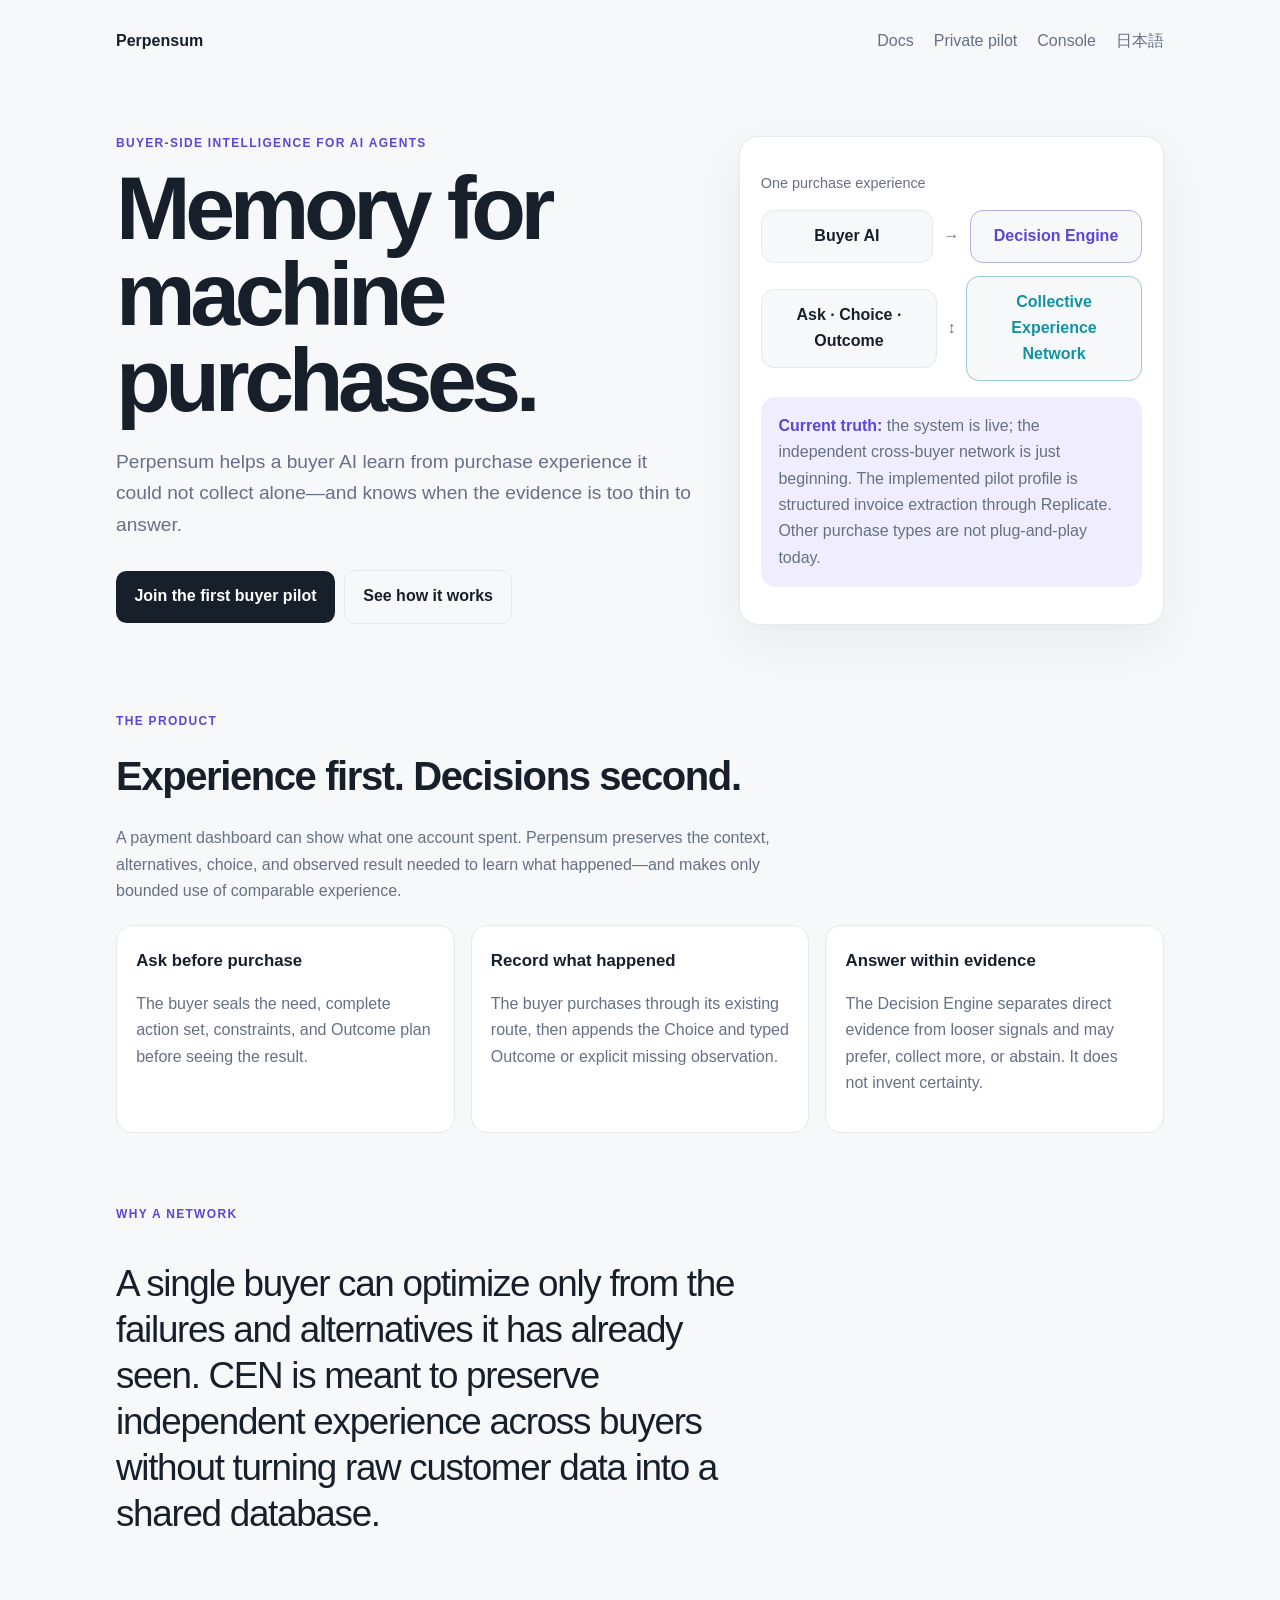
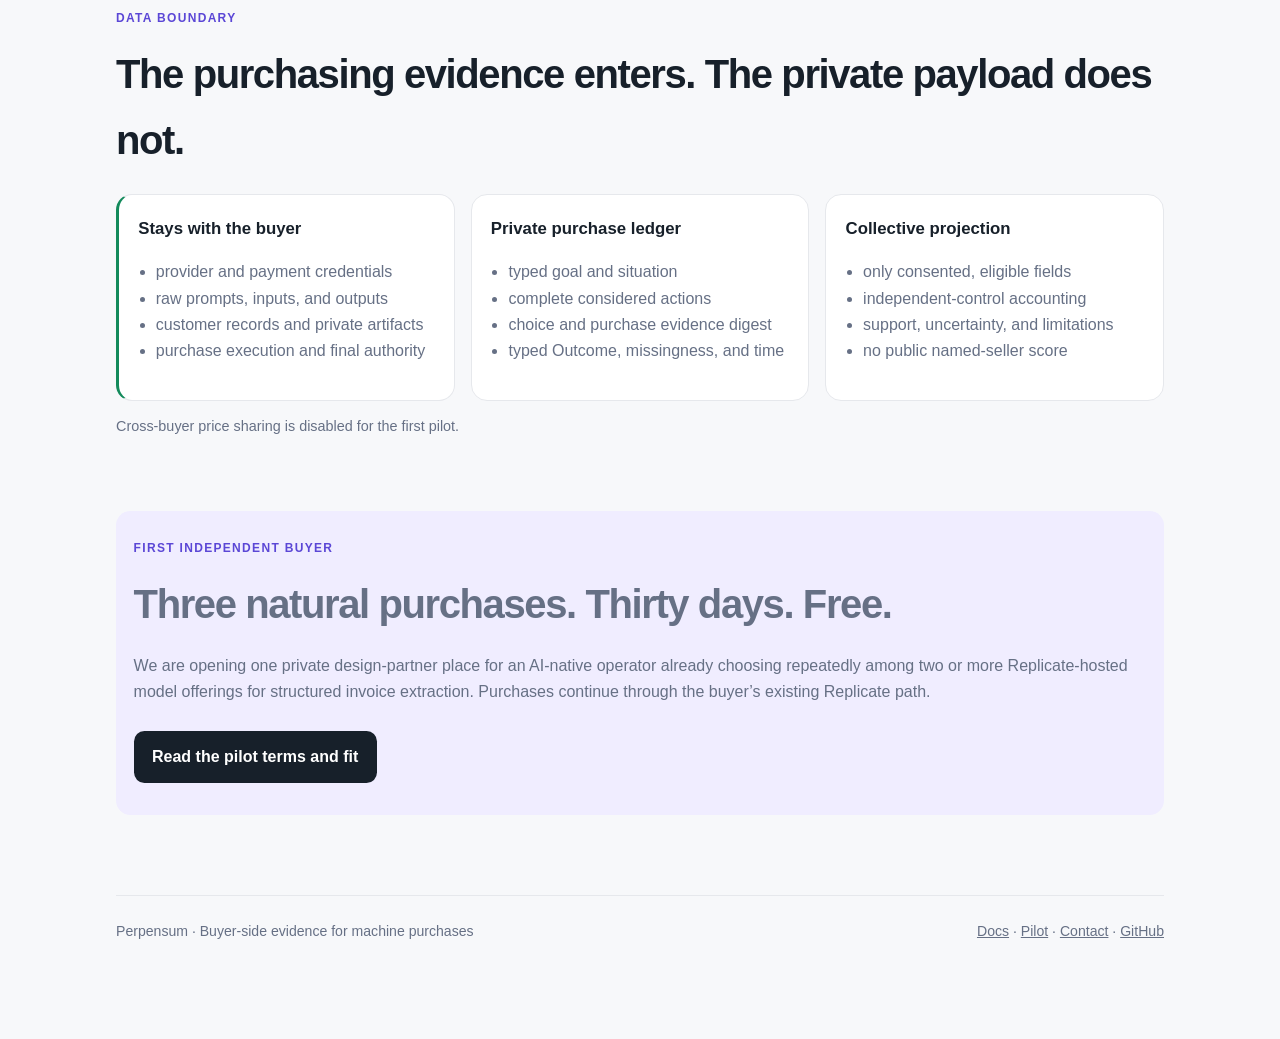
<file: index.html>
<!doctype html>
<html lang="en">
<head>
<meta charset="utf-8">
<meta name="viewport" content="width=device-width,initial-scale=1">
<title>Perpensum — Memory for machine purchases</title>
<meta name="description" content="Perpensum gives buyer AIs bounded purchase evidence from a Collective Experience Network, while keeping prompts, outputs, provider keys, and payment credentials out of the network.">
<link rel="canonical" href="https://perpensum.org/">
<link rel="alternate" hreflang="en" href="https://perpensum.org/">
<link rel="alternate" hreflang="ja" href="https://perpensum.org/ja">
<link rel="alternate" hreflang="x-default" href="https://perpensum.org/">
<meta property="og:type" content="website">
<meta property="og:title" content="Perpensum — Memory for machine purchases">
<meta property="og:description" content="A buyer-side Collective Experience Network and Decision Engine for machine purchases.">
<meta property="og:url" content="https://perpensum.org/">
<meta property="og:site_name" content="Perpensum">
<script type="application/ld+json">
{"@context":"https://schema.org","@type":"SoftwareApplication","name":"Perpensum","url":"https://perpensum.org/","applicationCategory":"BusinessApplication","operatingSystem":"Web; MCP-compatible AI runtimes","description":"A buyer-side Collective Experience Network and Decision Engine for machine purchases.","provider":{"@type":"Organization","name":"Perpensum","url":"https://perpensum.org/"}}
</script>
<style>
  :root{--fg:#17202a;--muted:#667085;--bg:#f7f8fa;--panel:#fff;--line:#e6e8ec;--accent:#5b47d6;--soft:#f0edff;--cyan:#1292a2;--good:#138a5b}
  @media(prefers-color-scheme:dark){:root{--fg:#f2f4f7;--muted:#a8b0bd;--bg:#111318;--panel:#191c22;--line:#30343b;--accent:#9d91ff;--soft:#27233e;--cyan:#55c5d1;--good:#62d3a5}}
  *{box-sizing:border-box}body{margin:0;background:var(--bg);color:var(--fg);font:16px/1.65 -apple-system,BlinkMacSystemFont,"Segoe UI",Helvetica,Arial,sans-serif;-webkit-text-size-adjust:100%}main{max-width:68rem;margin:0 auto;padding:1.25rem 1.25rem 6rem}.nav{display:flex;align-items:center;justify-content:space-between;padding:.5rem 0 4.2rem}.brand{font-weight:750;color:var(--fg);text-decoration:none}.links{display:flex;gap:1.25rem}.links a{color:var(--muted);text-decoration:none}.links a:hover{text-decoration:underline}.hero{display:grid;grid-template-columns:1.15fr .85fr;gap:3rem;align-items:center;margin-bottom:4.5rem}.eyebrow{color:var(--accent);text-transform:uppercase;letter-spacing:.11em;font-size:.75rem;font-weight:750}.hero h1{font-size:clamp(3rem,7vw,5.8rem);letter-spacing:-.06em;line-height:.96;margin:.45rem 0 1.4rem;max-width:10ch}.lede{font-size:1.2rem;color:var(--muted);max-width:41rem}.button{display:inline-block;background:var(--fg);color:var(--panel);padding:.8rem 1.15rem;border-radius:.65rem;text-decoration:none;font-weight:650;margin:.6rem .55rem 0 0}.button.secondary{background:transparent;color:var(--fg);border:1px solid var(--line)}.loop{background:var(--panel);border:1px solid var(--line);border-radius:1.2rem;padding:1.3rem;box-shadow:0 18px 50px rgba(16,24,40,.06)}.loop-row{display:grid;grid-template-columns:1fr auto 1fr;align-items:center;gap:.65rem;margin:.8rem 0}.node{border:1px solid var(--line);border-radius:.8rem;padding:.75rem;background:var(--bg);font-weight:650;text-align:center}.node.network{border-color:color-mix(in srgb,var(--cyan) 35%,var(--line));color:var(--cyan)}.node.engine{border-color:color-mix(in srgb,var(--accent) 35%,var(--line));color:var(--accent)}.arrow{color:var(--muted)}.truth{padding:1rem 1.1rem;border-radius:.9rem;background:var(--soft);color:var(--muted)}.truth strong{color:var(--accent)}h2{font-size:clamp(1.7rem,4vw,2.5rem);letter-spacing:-.035em;margin:0 0 .65rem}.section{margin:4.5rem 0}.section-lede{color:var(--muted);max-width:44rem}.grid{display:grid;grid-template-columns:repeat(3,minmax(0,1fr));gap:1rem;margin-top:1.3rem}.card{background:var(--panel);border:1px solid var(--line);border-radius:1rem;padding:1.2rem}.card h3{margin:.1rem 0 .5rem;font-size:1.05rem}.card p,.card li{color:var(--muted)}.card ul{padding-left:1.1rem}.boundary{border-left:3px solid var(--good)}.statement{font-size:clamp(1.5rem,4vw,2.3rem);letter-spacing:-.035em;line-height:1.25;max-width:32ch}.small{font-size:.9rem;color:var(--muted)}footer{margin-top:5rem;padding-top:1.5rem;border-top:1px solid var(--line);display:flex;justify-content:space-between;gap:1rem;color:var(--muted);font-size:.88rem}footer a{color:inherit}
  @media(max-width:760px){.hero{grid-template-columns:1fr}.grid{grid-template-columns:1fr}.links a:not(:last-child){display:none}.nav{padding-bottom:2.8rem}footer{display:block}.hero h1{max-width:12ch}}
</style>
</head>
<body><main>
<nav class="nav"><a class="brand" href="/">Perpensum</a><div class="links"><a href="/docs">Docs</a><a href="/alpha">Private pilot</a><a href="https://api.perpensum.org/">Console</a><a href="/ja" lang="ja" hreflang="ja">日本語</a></div></nav>

<section class="hero">
  <div><p class="eyebrow">Buyer-side intelligence for AI agents</p><h1>Memory for machine purchases.</h1><p class="lede">Perpensum helps a buyer AI learn from purchase experience it could not collect alone—and knows when the evidence is too thin to answer.</p><p><a class="button" href="/alpha">Join the first buyer pilot</a><a class="button secondary" href="/docs">See how it works</a></p></div>
  <div class="loop"><p class="small">One purchase experience</p><div class="loop-row"><div class="node">Buyer AI</div><span class="arrow">→</span><div class="node engine">Decision Engine</div></div><div class="loop-row"><div class="node">Ask · Choice · Outcome</div><span class="arrow">↕</span><div class="node network">Collective Experience Network</div></div><p class="truth"><strong>Current truth:</strong> the system is live; the independent cross-buyer network is just beginning. The implemented pilot profile is structured invoice extraction through Replicate. Other purchase types are not plug-and-play today.</p></div>
</section>

<section class="section"><p class="eyebrow">The product</p><h2>Experience first. Decisions second.</h2><p class="section-lede">A payment dashboard can show what one account spent. Perpensum preserves the context, alternatives, choice, and observed result needed to learn what happened—and makes only bounded use of comparable experience.</p><div class="grid"><article class="card"><h3>Ask before purchase</h3><p>The buyer seals the need, complete action set, constraints, and Outcome plan before seeing the result.</p></article><article class="card"><h3>Record what happened</h3><p>The buyer purchases through its existing route, then appends the Choice and typed Outcome or explicit missing observation.</p></article><article class="card"><h3>Answer within evidence</h3><p>The Decision Engine separates direct evidence from looser signals and may prefer, collect more, or abstain. It does not invent certainty.</p></article></div></section>

<section class="section"><p class="eyebrow">Why a network</p><p class="statement">A single buyer can optimize only from the failures and alternatives it has already seen. CEN is meant to preserve independent experience across buyers without turning raw customer data into a shared database.</p></section>

<section class="section"><p class="eyebrow">Data boundary</p><h2>The purchasing evidence enters. The private payload does not.</h2><div class="grid"><article class="card boundary"><h3>Stays with the buyer</h3><ul><li>provider and payment credentials</li><li>raw prompts, inputs, and outputs</li><li>customer records and private artifacts</li><li>purchase execution and final authority</li></ul></article><article class="card"><h3>Private purchase ledger</h3><ul><li>typed goal and situation</li><li>complete considered actions</li><li>choice and purchase evidence digest</li><li>typed Outcome, missingness, and time</li></ul></article><article class="card"><h3>Collective projection</h3><ul><li>only consented, eligible fields</li><li>independent-control accounting</li><li>support, uncertainty, and limitations</li><li>no public named-seller score</li></ul></article></div><p class="small">Cross-buyer price sharing is disabled for the first pilot.</p></section>

<section class="section"><div class="truth"><p class="eyebrow">First independent buyer</p><h2>Three natural purchases. Thirty days. Free.</h2><p>We are opening one private design-partner place for an AI-native operator already choosing repeatedly among two or more Replicate-hosted model offerings for structured invoice extraction. Purchases continue through the buyer’s existing Replicate path.</p><p><a class="button" href="/alpha">Read the pilot terms and fit</a></p></div></section>

<footer><span>Perpensum · Buyer-side evidence for machine purchases</span><span><a href="/docs">Docs</a> · <a href="/alpha">Pilot</a> · <a href="/contact">Contact</a> · <a href="https://github.com/perpensum">GitHub</a></span></footer>
</main></body></html>
</file>
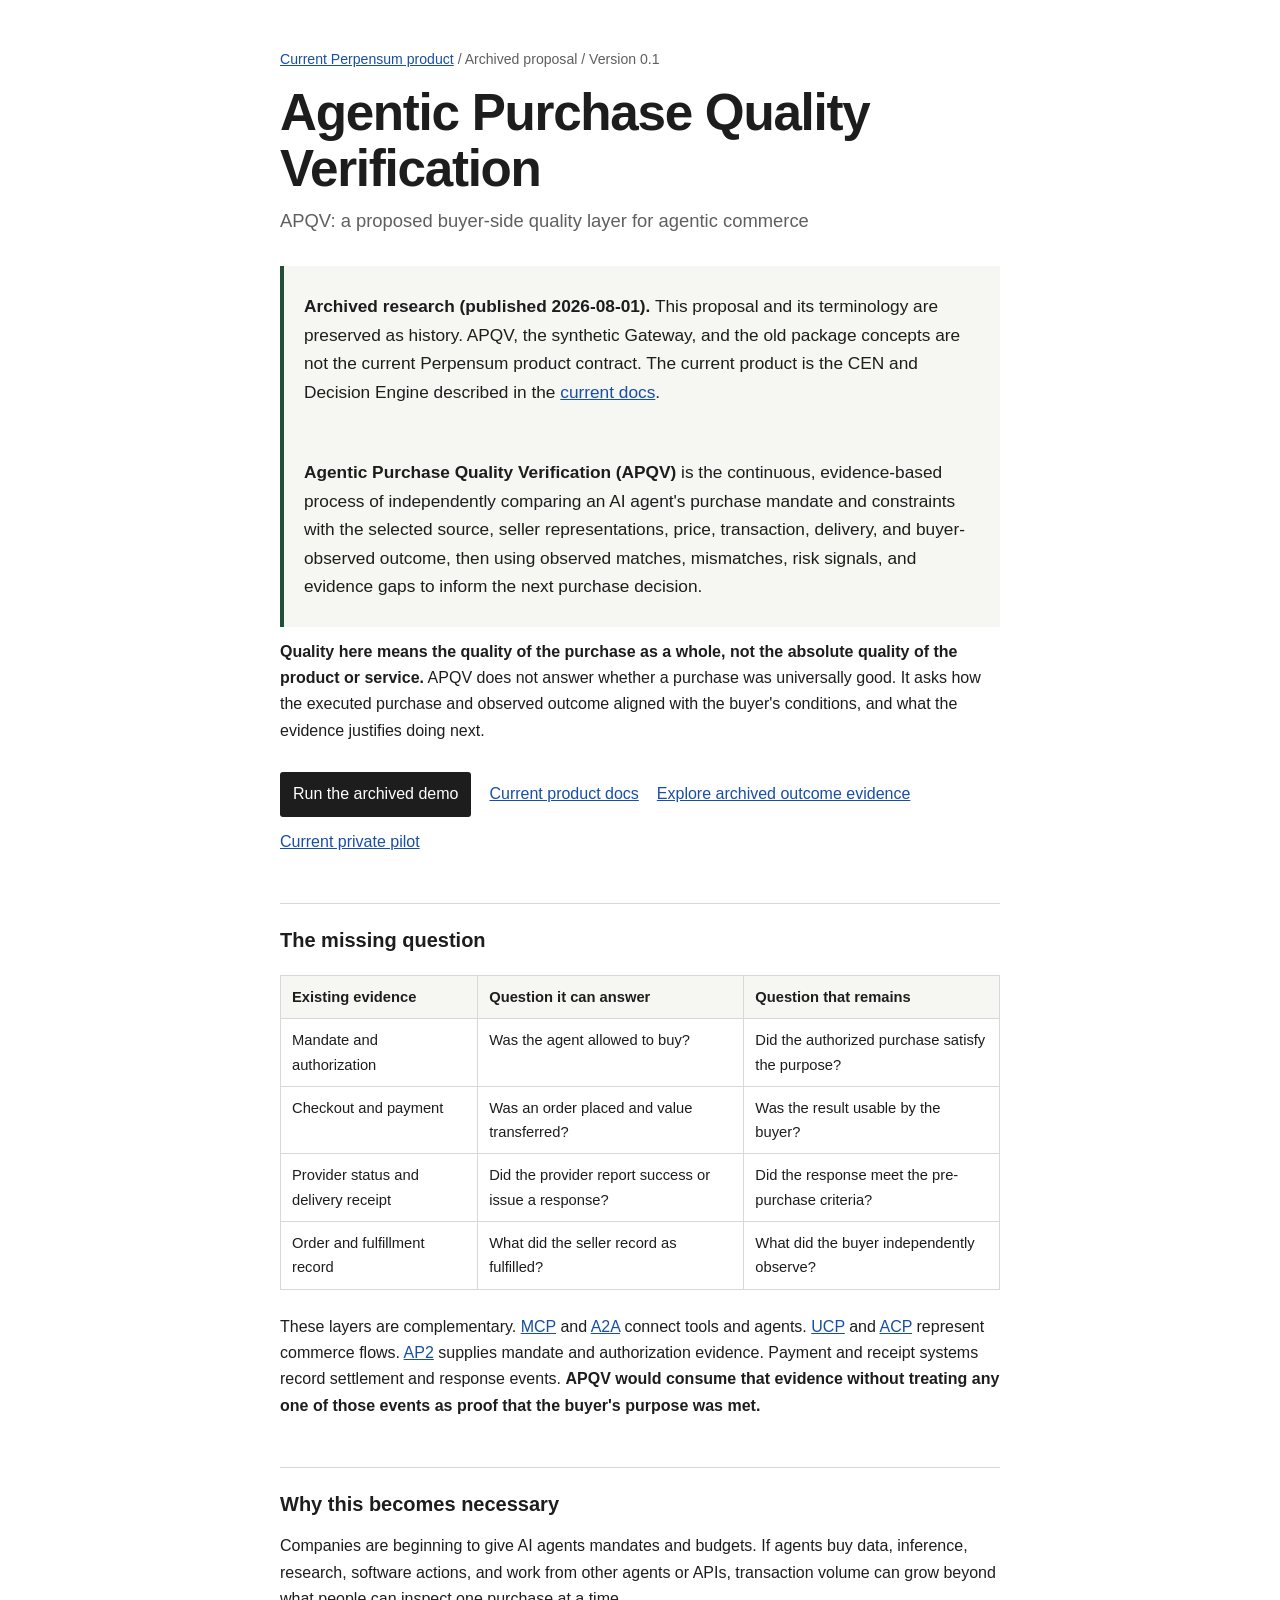
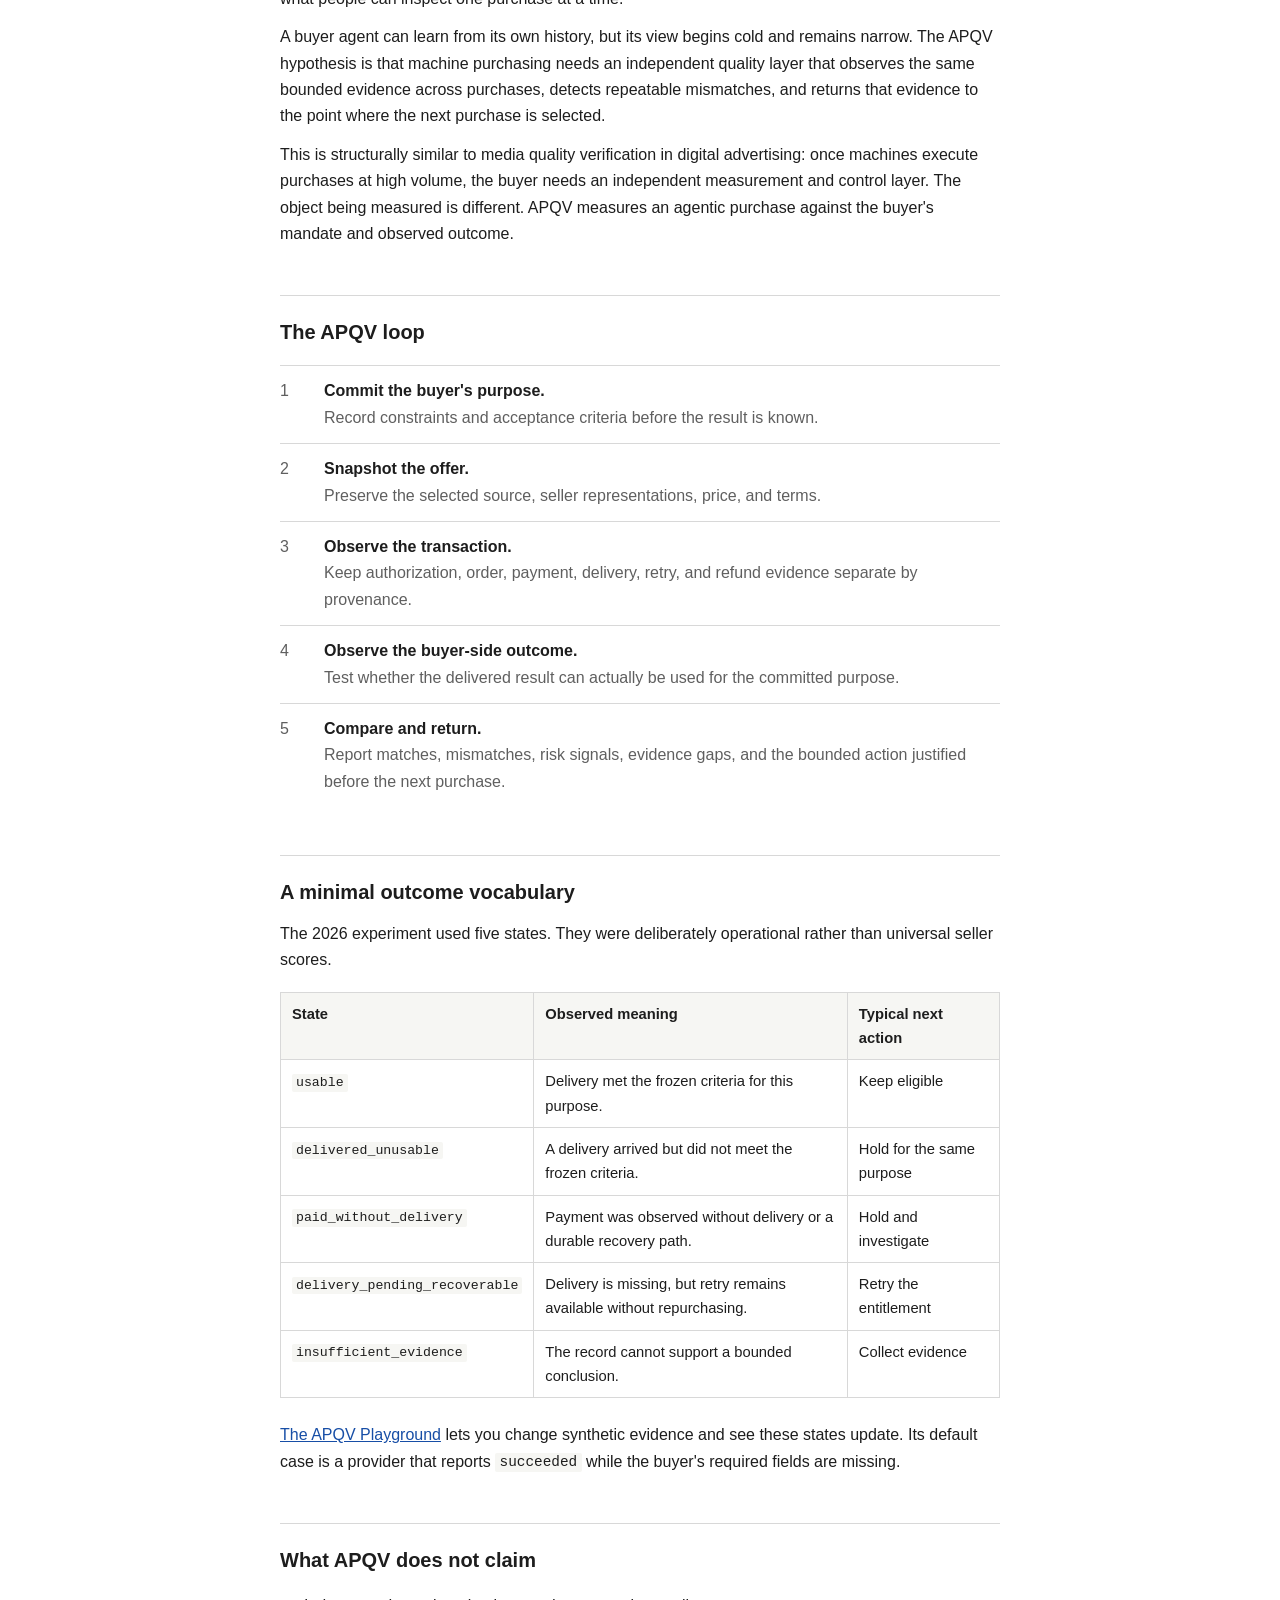
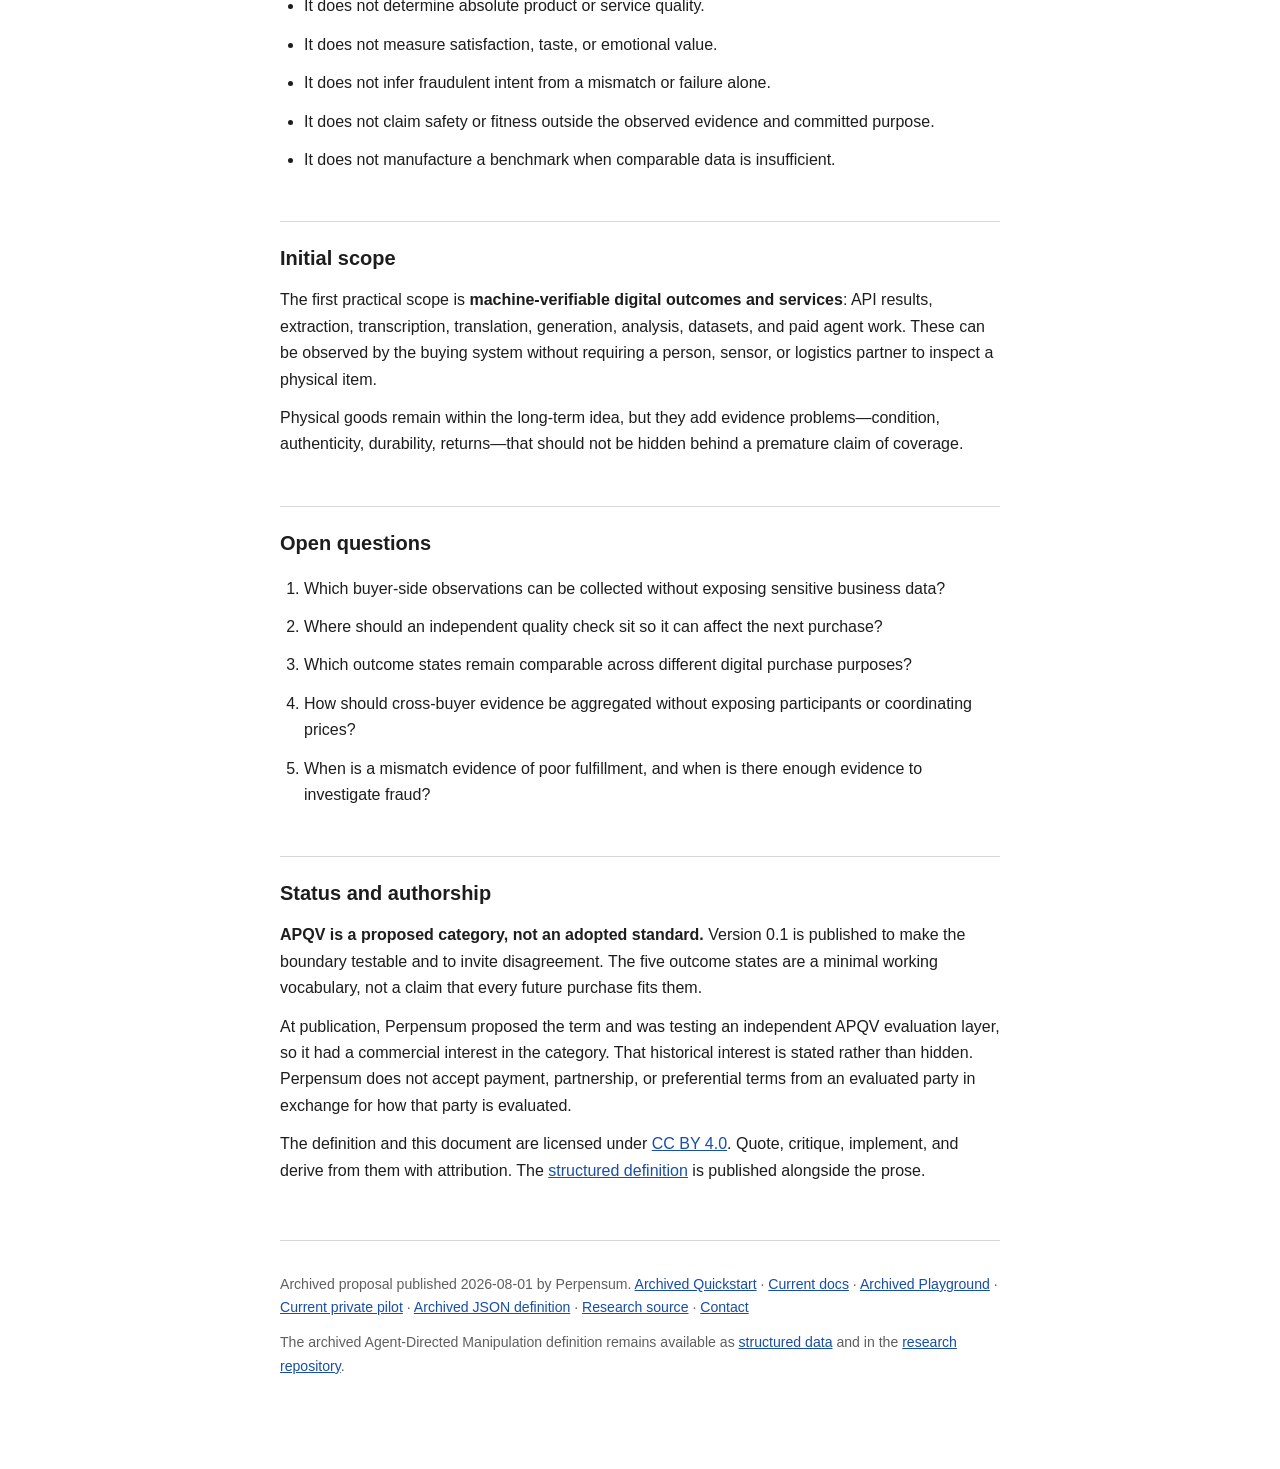
<file: apqv/index.html>
<!doctype html>
<html lang="en">
<head>
  <meta charset="utf-8">
  <meta name="viewport" content="width=device-width,initial-scale=1">
  <title>Archived APQV Proposal — Perpensum Research</title>
  <meta name="description" content="Archived 2026 APQV category proposal. It is preserved as research history and is not the current Perpensum product contract.">
  <link rel="canonical" href="https://perpensum.org/apqv">
  <meta property="og:type" content="article">
  <meta property="og:title" content="Archived APQV Proposal — Perpensum Research">
  <meta property="og:description" content="Preserved 2026 category proposal; not the current Perpensum product contract.">
  <meta property="og:url" content="https://perpensum.org/apqv">
  <meta property="og:site_name" content="Perpensum">
  <meta property="og:image" content="https://perpensum.org/apqv/og.png">
  <meta property="og:image:width" content="1200">
  <meta property="og:image:height" content="630">
  <meta name="twitter:card" content="summary_large_image">
  <meta name="twitter:image" content="https://perpensum.org/apqv/og.png">
  <link rel="stylesheet" href="/apqv/styles.css">
  <script type="application/ld+json">
  {
    "@context": "https://schema.org",
    "@type": "TechArticle",
    "headline": "Agentic Purchase Quality Verification (APQV)",
    "description": "A proposed buyer-side quality layer for agentic commerce.",
    "datePublished": "2026-08-01",
    "version": "0.1",
    "creativeWorkStatus": "Archived",
    "inLanguage": "en",
    "isAccessibleForFree": true,
    "license": "https://creativecommons.org/licenses/by/4.0/",
    "url": "https://perpensum.org/apqv",
    "author": {
      "@type": "Organization",
      "name": "Perpensum",
      "url": "https://perpensum.org/"
    }
  }
  </script>
</head>
<body>
<main>
  <p class="eyebrow"><a href="/">Current Perpensum product</a> / Archived proposal / Version 0.1</p>
  <h1>Agentic Purchase Quality Verification</h1>
  <p class="subtitle">APQV: a proposed buyer-side quality layer for agentic commerce</p>

  <div class="definition archive-note">
    <p><strong>Archived research (published 2026-08-01).</strong> This proposal and its terminology are preserved as history. APQV, the synthetic Gateway, and the old package concepts are not the current Perpensum product contract. The current product is the CEN and Decision Engine described in the <a href="/docs">current docs</a>.</p>
  </div>

  <div class="definition">
    <p><strong>Agentic Purchase Quality Verification (APQV)</strong> is the continuous, evidence-based process of independently comparing an AI agent's purchase mandate and constraints with the selected source, seller representations, price, transaction, delivery, and buyer-observed outcome, then using observed matches, mismatches, risk signals, and evidence gaps to inform the next purchase decision.</p>
  </div>

  <p><strong>Quality here means the quality of the purchase as a whole, not the absolute quality of the product or service.</strong> APQV does not answer whether a purchase was universally good. It asks how the executed purchase and observed outcome aligned with the buyer's conditions, and what the evidence justifies doing next.</p>

  <p class="actions"><a class="primary" href="/quickstart">Run the archived demo</a> <a href="/docs">Current product docs</a> <a href="/playground">Explore archived outcome evidence</a> <a href="/alpha">Current private pilot</a></p>

  <h2>The missing question</h2>

  <table>
    <thead><tr><th>Existing evidence</th><th>Question it can answer</th><th>Question that remains</th></tr></thead>
    <tbody>
      <tr><td>Mandate and authorization</td><td>Was the agent allowed to buy?</td><td>Did the authorized purchase satisfy the purpose?</td></tr>
      <tr><td>Checkout and payment</td><td>Was an order placed and value transferred?</td><td>Was the result usable by the buyer?</td></tr>
      <tr><td>Provider status and delivery receipt</td><td>Did the provider report success or issue a response?</td><td>Did the response meet the pre-purchase criteria?</td></tr>
      <tr><td>Order and fulfillment record</td><td>What did the seller record as fulfilled?</td><td>What did the buyer independently observe?</td></tr>
    </tbody>
  </table>

  <p>These layers are complementary. <a href="https://modelcontextprotocol.io/specification/latest/server/tools">MCP</a> and <a href="https://a2a-protocol.org/latest/specification/">A2A</a> connect tools and agents. <a href="https://ucp.dev/">UCP</a> and <a href="https://github.com/agentic-commerce-protocol/agentic-commerce-protocol">ACP</a> represent commerce flows. <a href="https://github.com/google-agentic-commerce/AP2">AP2</a> supplies mandate and authorization evidence. Payment and receipt systems record settlement and response events. <strong>APQV would consume that evidence without treating any one of those events as proof that the buyer's purpose was met.</strong></p>

  <h2>Why this becomes necessary</h2>

  <p>Companies are beginning to give AI agents mandates and budgets. If agents buy data, inference, research, software actions, and work from other agents or APIs, transaction volume can grow beyond what people can inspect one purchase at a time.</p>

  <p>A buyer agent can learn from its own history, but its view begins cold and remains narrow. The APQV hypothesis is that machine purchasing needs an independent quality layer that observes the same bounded evidence across purchases, detects repeatable mismatches, and returns that evidence to the point where the next purchase is selected.</p>

  <p>This is structurally similar to media quality verification in digital advertising: once machines execute purchases at high volume, the buyer needs an independent measurement and control layer. The object being measured is different. APQV measures an agentic purchase against the buyer's mandate and observed outcome.</p>

  <h2>The APQV loop</h2>

  <ol class="loop">
    <li><strong>Commit the buyer's purpose.</strong><span>Record constraints and acceptance criteria before the result is known.</span></li>
    <li><strong>Snapshot the offer.</strong><span>Preserve the selected source, seller representations, price, and terms.</span></li>
    <li><strong>Observe the transaction.</strong><span>Keep authorization, order, payment, delivery, retry, and refund evidence separate by provenance.</span></li>
    <li><strong>Observe the buyer-side outcome.</strong><span>Test whether the delivered result can actually be used for the committed purpose.</span></li>
    <li><strong>Compare and return.</strong><span>Report matches, mismatches, risk signals, evidence gaps, and the bounded action justified before the next purchase.</span></li>
  </ol>

  <h2>A minimal outcome vocabulary</h2>

  <p>The 2026 experiment used five states. They were deliberately operational rather than universal seller scores.</p>

  <table>
    <thead><tr><th>State</th><th>Observed meaning</th><th>Typical next action</th></tr></thead>
    <tbody>
      <tr><td><code>usable</code></td><td>Delivery met the frozen criteria for this purpose.</td><td>Keep eligible</td></tr>
      <tr><td><code>delivered_unusable</code></td><td>A delivery arrived but did not meet the frozen criteria.</td><td>Hold for the same purpose</td></tr>
      <tr><td><code>paid_without_delivery</code></td><td>Payment was observed without delivery or a durable recovery path.</td><td>Hold and investigate</td></tr>
      <tr><td><code>delivery_pending_recoverable</code></td><td>Delivery is missing, but retry remains available without repurchasing.</td><td>Retry the entitlement</td></tr>
      <tr><td><code>insufficient_evidence</code></td><td>The record cannot support a bounded conclusion.</td><td>Collect evidence</td></tr>
    </tbody>
  </table>

  <p><a href="/playground">The APQV Playground</a> lets you change synthetic evidence and see these states update. Its default case is a provider that reports <code>succeeded</code> while the buyer's required fields are missing.</p>

  <h2>What APQV does not claim</h2>

  <ul>
    <li>It does not determine absolute product or service quality.</li>
    <li>It does not measure satisfaction, taste, or emotional value.</li>
    <li>It does not infer fraudulent intent from a mismatch or failure alone.</li>
    <li>It does not claim safety or fitness outside the observed evidence and committed purpose.</li>
    <li>It does not manufacture a benchmark when comparable data is insufficient.</li>
  </ul>

  <h2>Initial scope</h2>

  <p>The first practical scope is <strong>machine-verifiable digital outcomes and services</strong>: API results, extraction, transcription, translation, generation, analysis, datasets, and paid agent work. These can be observed by the buying system without requiring a person, sensor, or logistics partner to inspect a physical item.</p>

  <p>Physical goods remain within the long-term idea, but they add evidence problems—condition, authenticity, durability, returns—that should not be hidden behind a premature claim of coverage.</p>

  <h2>Open questions</h2>

  <ol>
    <li>Which buyer-side observations can be collected without exposing sensitive business data?</li>
    <li>Where should an independent quality check sit so it can affect the next purchase?</li>
    <li>Which outcome states remain comparable across different digital purchase purposes?</li>
    <li>How should cross-buyer evidence be aggregated without exposing participants or coordinating prices?</li>
    <li>When is a mismatch evidence of poor fulfillment, and when is there enough evidence to investigate fraud?</li>
  </ol>

  <h2>Status and authorship</h2>

  <p><strong>APQV is a proposed category, not an adopted standard.</strong> Version 0.1 is published to make the boundary testable and to invite disagreement. The five outcome states are a minimal working vocabulary, not a claim that every future purchase fits them.</p>

  <p>At publication, Perpensum proposed the term and was testing an independent APQV evaluation layer, so it had a commercial interest in the category. That historical interest is stated rather than hidden. Perpensum does not accept payment, partnership, or preferential terms from an evaluated party in exchange for how that party is evaluated.</p>

  <p>The definition and this document are licensed under <a href="https://creativecommons.org/licenses/by/4.0/">CC BY 4.0</a>. Quote, critique, implement, and derive from them with attribution. The <a href="/apqv/definition.json">structured definition</a> is published alongside the prose.</p>

  <footer>
    <p>Archived proposal published 2026-08-01 by Perpensum. <a href="/quickstart">Archived Quickstart</a> · <a href="/docs">Current docs</a> · <a href="/playground">Archived Playground</a> · <a href="/alpha">Current private pilot</a> · <a href="/apqv/definition.json">Archived JSON definition</a> · <a href="https://github.com/perpensum/agent-directed-manipulation/tree/main/apqv">Research source</a> · <a href="/contact">Contact</a></p>
    <p>The archived Agent-Directed Manipulation definition remains available as <a href="/definition.json">structured data</a> and in the <a href="https://github.com/perpensum/agent-directed-manipulation">research repository</a>.</p>
  </footer>
</main>
</body>
</html>
</file>
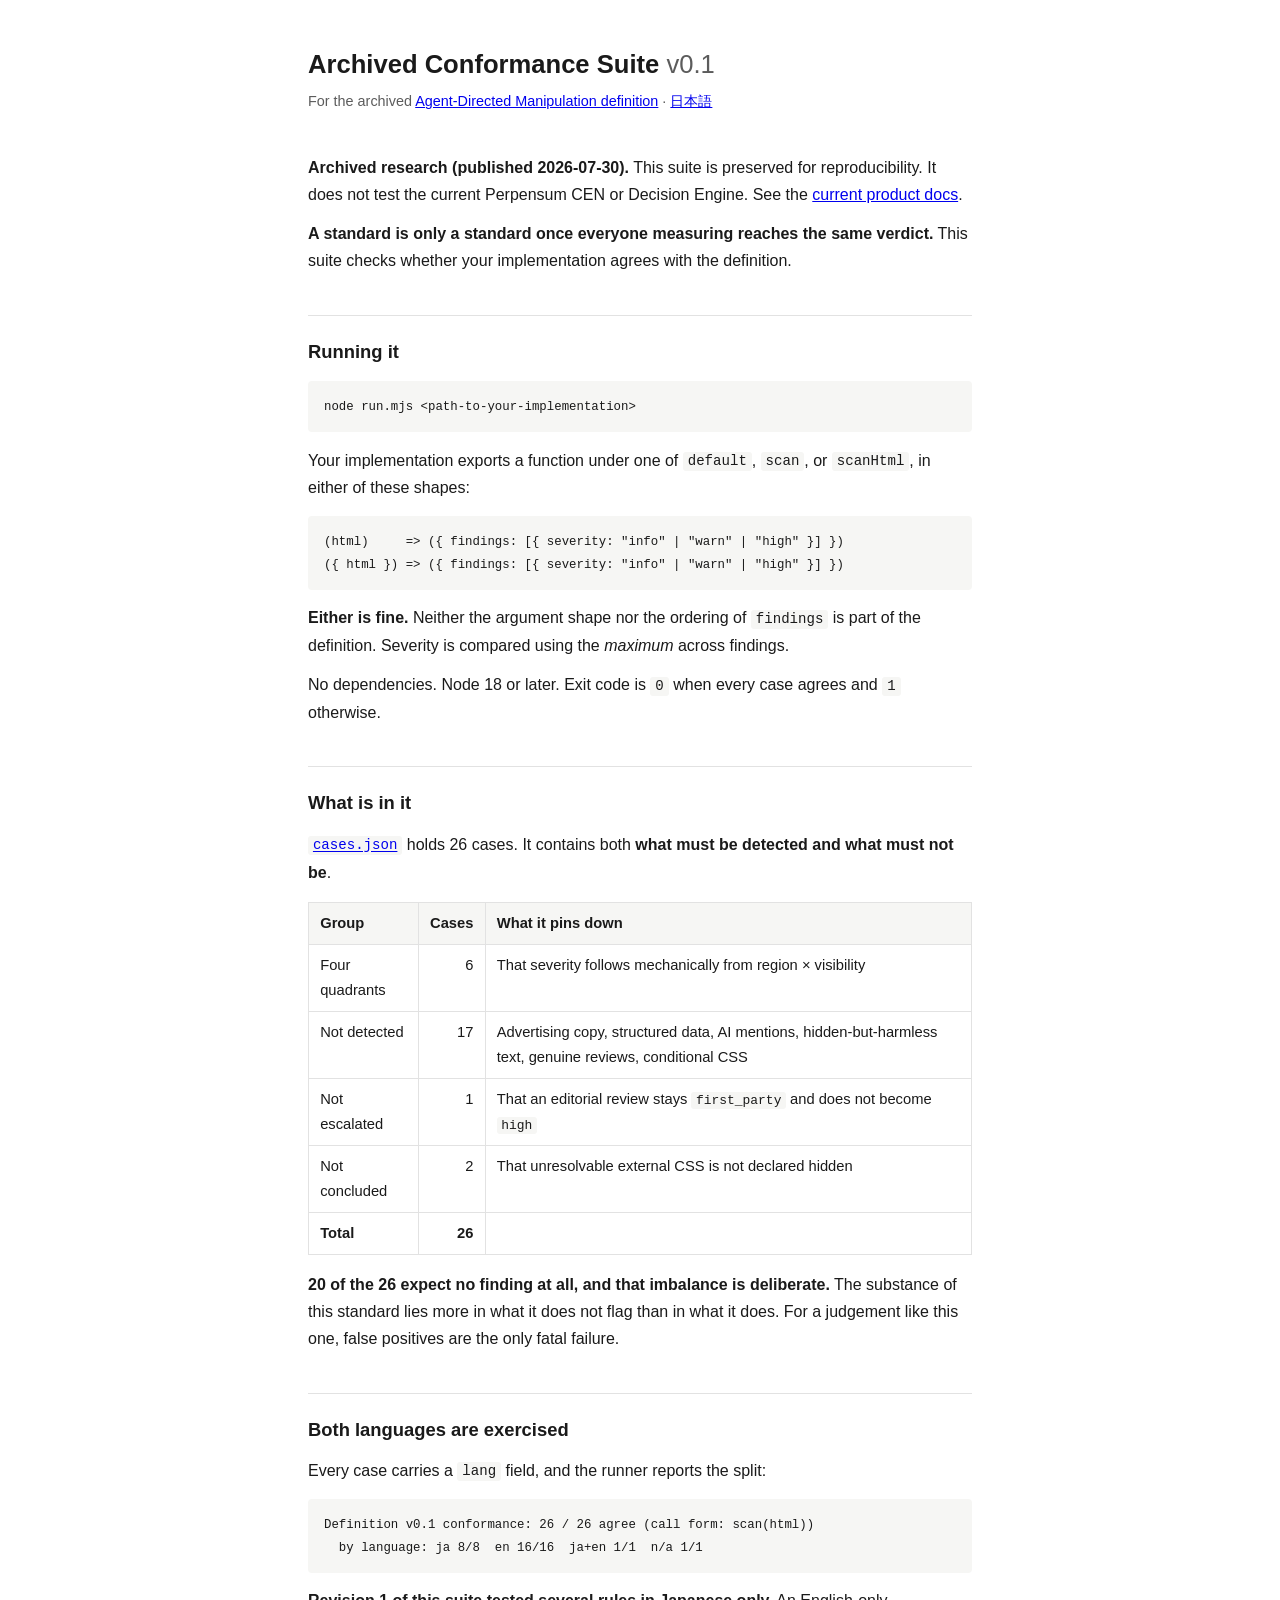
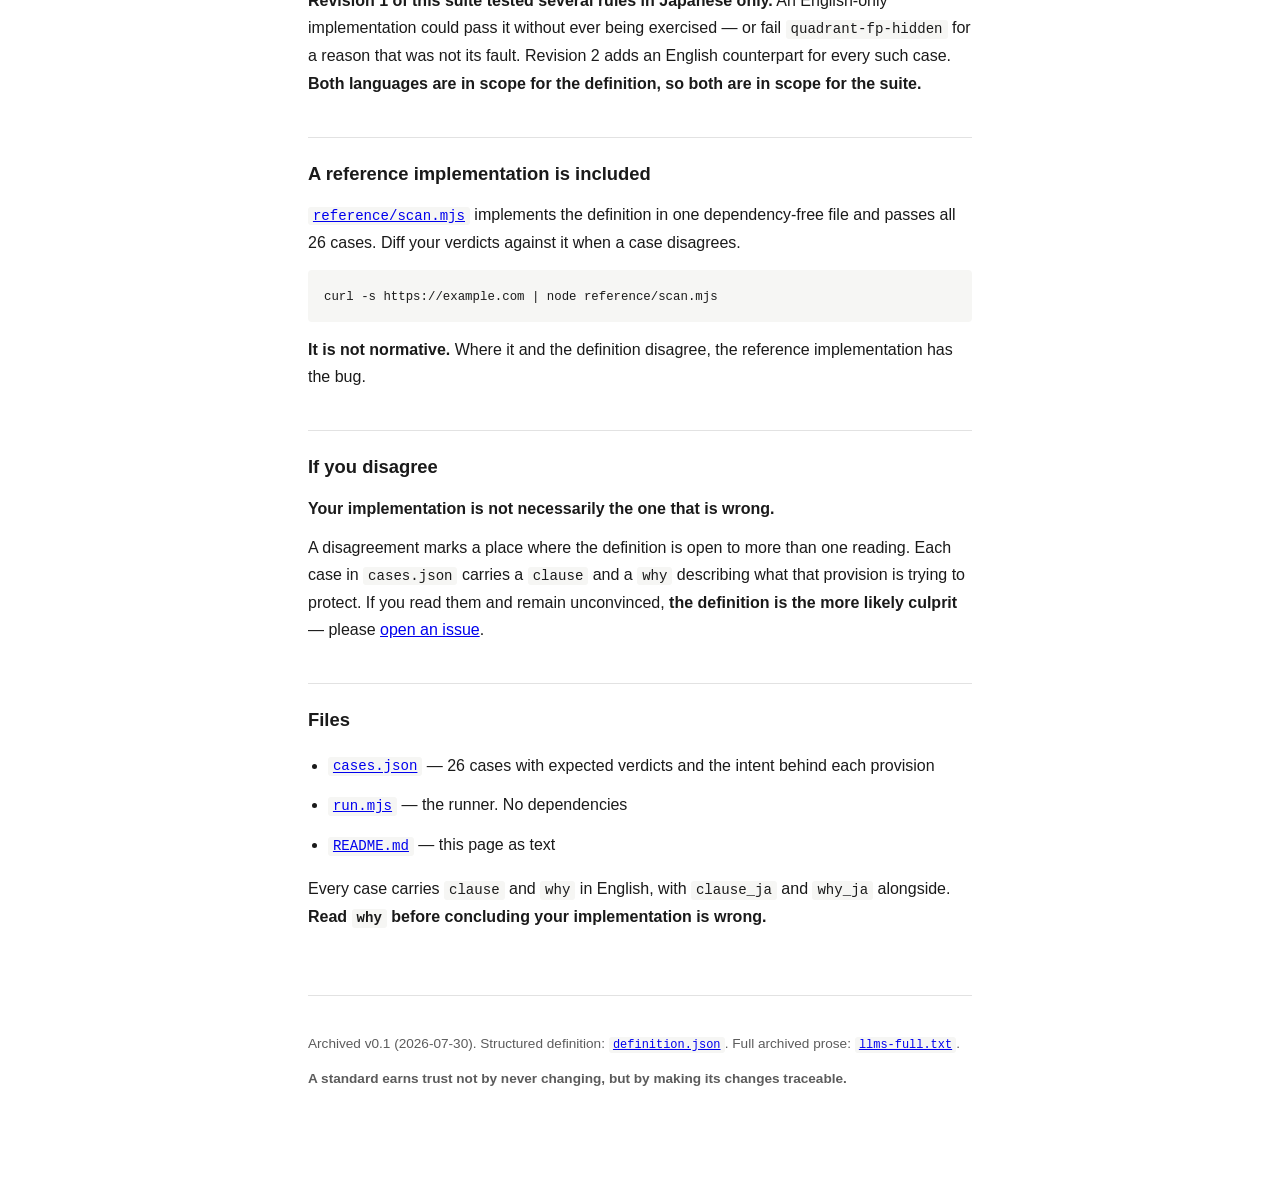
<file: conformance/index.html>
<!doctype html>
<html lang="en">
<head>
<meta charset="utf-8">
<meta name="viewport" content="width=device-width,initial-scale=1">
<title>Archived Conformance Suite — Agent-Directed Manipulation v0.1</title>
<meta name="description" content="Archived 2026 conformance suite for the historical Agent-Directed Manipulation definition. Not the current Perpensum product contract.">
<link rel="canonical" href="https://perpensum.org/conformance">
<link rel="alternate" hreflang="en" href="https://perpensum.org/conformance">
<link rel="alternate" hreflang="ja" href="https://perpensum.org/conformance/ja">
<link rel="alternate" hreflang="x-default" href="https://perpensum.org/conformance">
<style>
  :root{--fg:#1a1a1a;--muted:#5c5c5c;--bg:#fff;--line:#e2e2e2;--accent:#8a2b2b;--code:#f6f6f4}
  @media (prefers-color-scheme:dark){:root{--fg:#e8e6e3;--muted:#a0a0a0;--bg:#141414;--line:#333;--accent:#e0857f;--code:#1e1e1e}}
  *{box-sizing:border-box}
  body{margin:0;background:var(--bg);color:var(--fg);
    font:16px/1.7 -apple-system,BlinkMacSystemFont,"Segoe UI",Helvetica,Arial,sans-serif;
    -webkit-text-size-adjust:100%}
  main{max-width:44rem;margin:0 auto;padding:3rem 1.25rem 6rem}
  h1{font-size:1.6rem;line-height:1.3;margin:0 0 .5rem}
  h2{font-size:1.15rem;margin:2.5rem 0 .75rem;padding-top:1.25rem;border-top:1px solid var(--line)}
  .sub{color:var(--muted);font-size:.9rem;margin:0 0 2.5rem}
  p,li{margin:.75rem 0}
  ul{padding-left:1.25rem}
  code{background:var(--code);padding:.1em .35em;border-radius:3px;font-size:.88em}
  pre{background:var(--code);padding:.9rem 1rem;border-radius:4px;overflow-x:auto;font-size:.88rem;line-height:1.6}
  pre code{background:none;padding:0}
  table{border-collapse:collapse;width:100%;margin:1rem 0;font-size:.92rem;display:block;overflow-x:auto}
  th,td{border:1px solid var(--line);padding:.5rem .7rem;text-align:left;vertical-align:top}
  th{background:var(--code);font-weight:600;white-space:nowrap}
  td.n{text-align:right}
  strong{font-weight:600}
  footer{margin-top:4rem;padding-top:1.5rem;border-top:1px solid var(--line);color:var(--muted);font-size:.85rem}
</style>
</head>
<body>
<main>

<h1>Archived Conformance Suite <span style="font-weight:400;color:var(--muted)">v0.1</span></h1>
<p class="sub">For the archived <a href="/definition.json">Agent-Directed Manipulation definition</a> &middot; <a href="/conformance/ja">日本語</a></p>

<p><strong>Archived research (published 2026-07-30).</strong> This suite is preserved for reproducibility. It does not test the current Perpensum CEN or Decision Engine. See the <a href="/docs">current product docs</a>.</p>

<p><strong>A standard is only a standard once everyone measuring reaches the same verdict.</strong> This suite checks whether your implementation agrees with the definition.</p>

<h2>Running it</h2>

<pre><code>node run.mjs &lt;path-to-your-implementation&gt;</code></pre>

<p>Your implementation exports a function under one of <code>default</code>, <code>scan</code>, or <code>scanHtml</code>, in either of these shapes:</p>

<pre><code>(html)     =&gt; ({ findings: [{ severity: "info" | "warn" | "high" }] })
({ html }) =&gt; ({ findings: [{ severity: "info" | "warn" | "high" }] })</code></pre>

<p><strong>Either is fine.</strong> Neither the argument shape nor the ordering of <code>findings</code> is part of the definition. Severity is compared using the <em>maximum</em> across findings.</p>

<p>No dependencies. Node 18 or later. Exit code is <code>0</code> when every case agrees and <code>1</code> otherwise.</p>

<h2>What is in it</h2>

<p><a href="/conformance/cases.json"><code>cases.json</code></a> holds 26 cases. It contains both <strong>what must be detected and what must not be</strong>.</p>

<table>
<tr><th>Group</th><th>Cases</th><th>What it pins down</th></tr>
<tr><td>Four quadrants</td><td class="n">6</td><td>That severity follows mechanically from region × visibility</td></tr>
<tr><td>Not detected</td><td class="n">17</td><td>Advertising copy, structured data, AI mentions, hidden-but-harmless text, genuine reviews, conditional CSS</td></tr>
<tr><td>Not escalated</td><td class="n">1</td><td>That an editorial review stays <code>first_party</code> and does not become <code>high</code></td></tr>
<tr><td>Not concluded</td><td class="n">2</td><td>That unresolvable external CSS is not declared hidden</td></tr>
<tr><td><strong>Total</strong></td><td class="n"><strong>26</strong></td><td></td></tr>
</table>

<p><strong>20 of the 26 expect no finding at all, and that imbalance is deliberate.</strong> The substance of this standard lies more in what it does not flag than in what it does. For a judgement like this one, false positives are the only fatal failure.</p>

<h2>Both languages are exercised</h2>

<p>Every case carries a <code>lang</code> field, and the runner reports the split:</p>

<pre><code>Definition v0.1 conformance: 26 / 26 agree (call form: scan(html))
  by language: ja 8/8  en 16/16  ja+en 1/1  n/a 1/1</code></pre>

<p><strong>Revision 1 of this suite tested several rules in Japanese only.</strong> An English-only implementation could pass it without ever being exercised — or fail <code>quadrant-fp-hidden</code> for a reason that was not its fault. Revision 2 adds an English counterpart for every such case. <strong>Both languages are in scope for the definition, so both are in scope for the suite.</strong></p>

<h2>A reference implementation is included</h2>

<p><a href="/reference/scan.mjs"><code>reference/scan.mjs</code></a> implements the definition in one dependency-free file and passes all 26 cases. Diff your verdicts against it when a case disagrees.</p>

<pre><code>curl -s https://example.com | node reference/scan.mjs</code></pre>

<p><strong>It is not normative.</strong> Where it and the definition disagree, the reference implementation has the bug.</p>

<h2>If you disagree</h2>

<p><strong>Your implementation is not necessarily the one that is wrong.</strong></p>

<p>A disagreement marks a place where the definition is open to more than one reading. Each case in <code>cases.json</code> carries a <code>clause</code> and a <code>why</code> describing what that provision is trying to protect. If you read them and remain unconvinced, <strong>the definition is the more likely culprit</strong> — please <a href="https://github.com/perpensum/agent-directed-manipulation/issues">open an issue</a>.</p>

<h2>Files</h2>

<ul>
<li><a href="/conformance/cases.json"><code>cases.json</code></a> — 26 cases with expected verdicts and the intent behind each provision</li>
<li><a href="/conformance/run.mjs"><code>run.mjs</code></a> — the runner. No dependencies</li>
<li><a href="/conformance/README.md"><code>README.md</code></a> — this page as text</li>
</ul>

<p>Every case carries <code>clause</code> and <code>why</code> in English, with <code>clause_ja</code> and <code>why_ja</code> alongside. <strong>Read <code>why</code> before concluding your implementation is wrong.</strong></p>

<footer>
<p>Archived v0.1 (2026-07-30). Structured definition: <a href="/definition.json"><code>definition.json</code></a>. Full archived prose: <a href="/llms-full.txt"><code>llms-full.txt</code></a>.</p>
<p><strong>A standard earns trust not by never changing, but by making its changes traceable.</strong></p>
</footer>

</main>
</body>
</html>
</file>
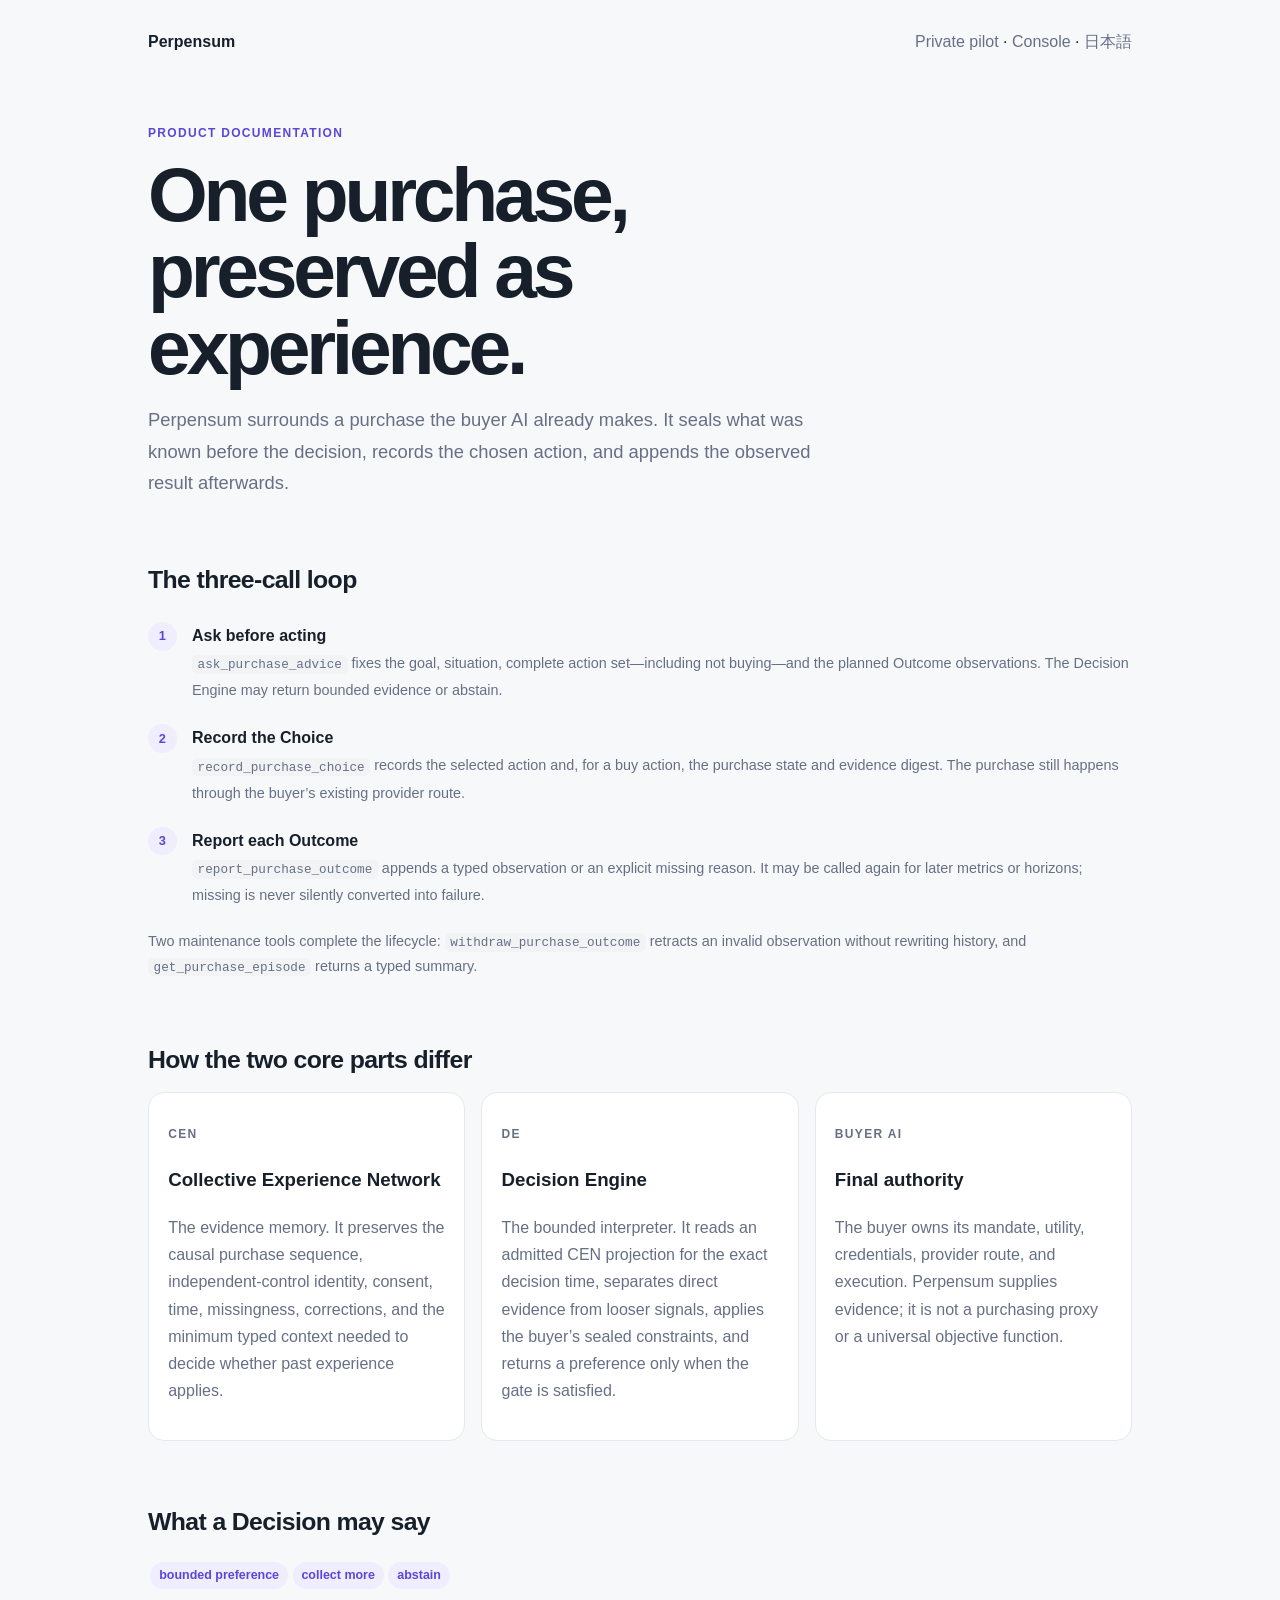
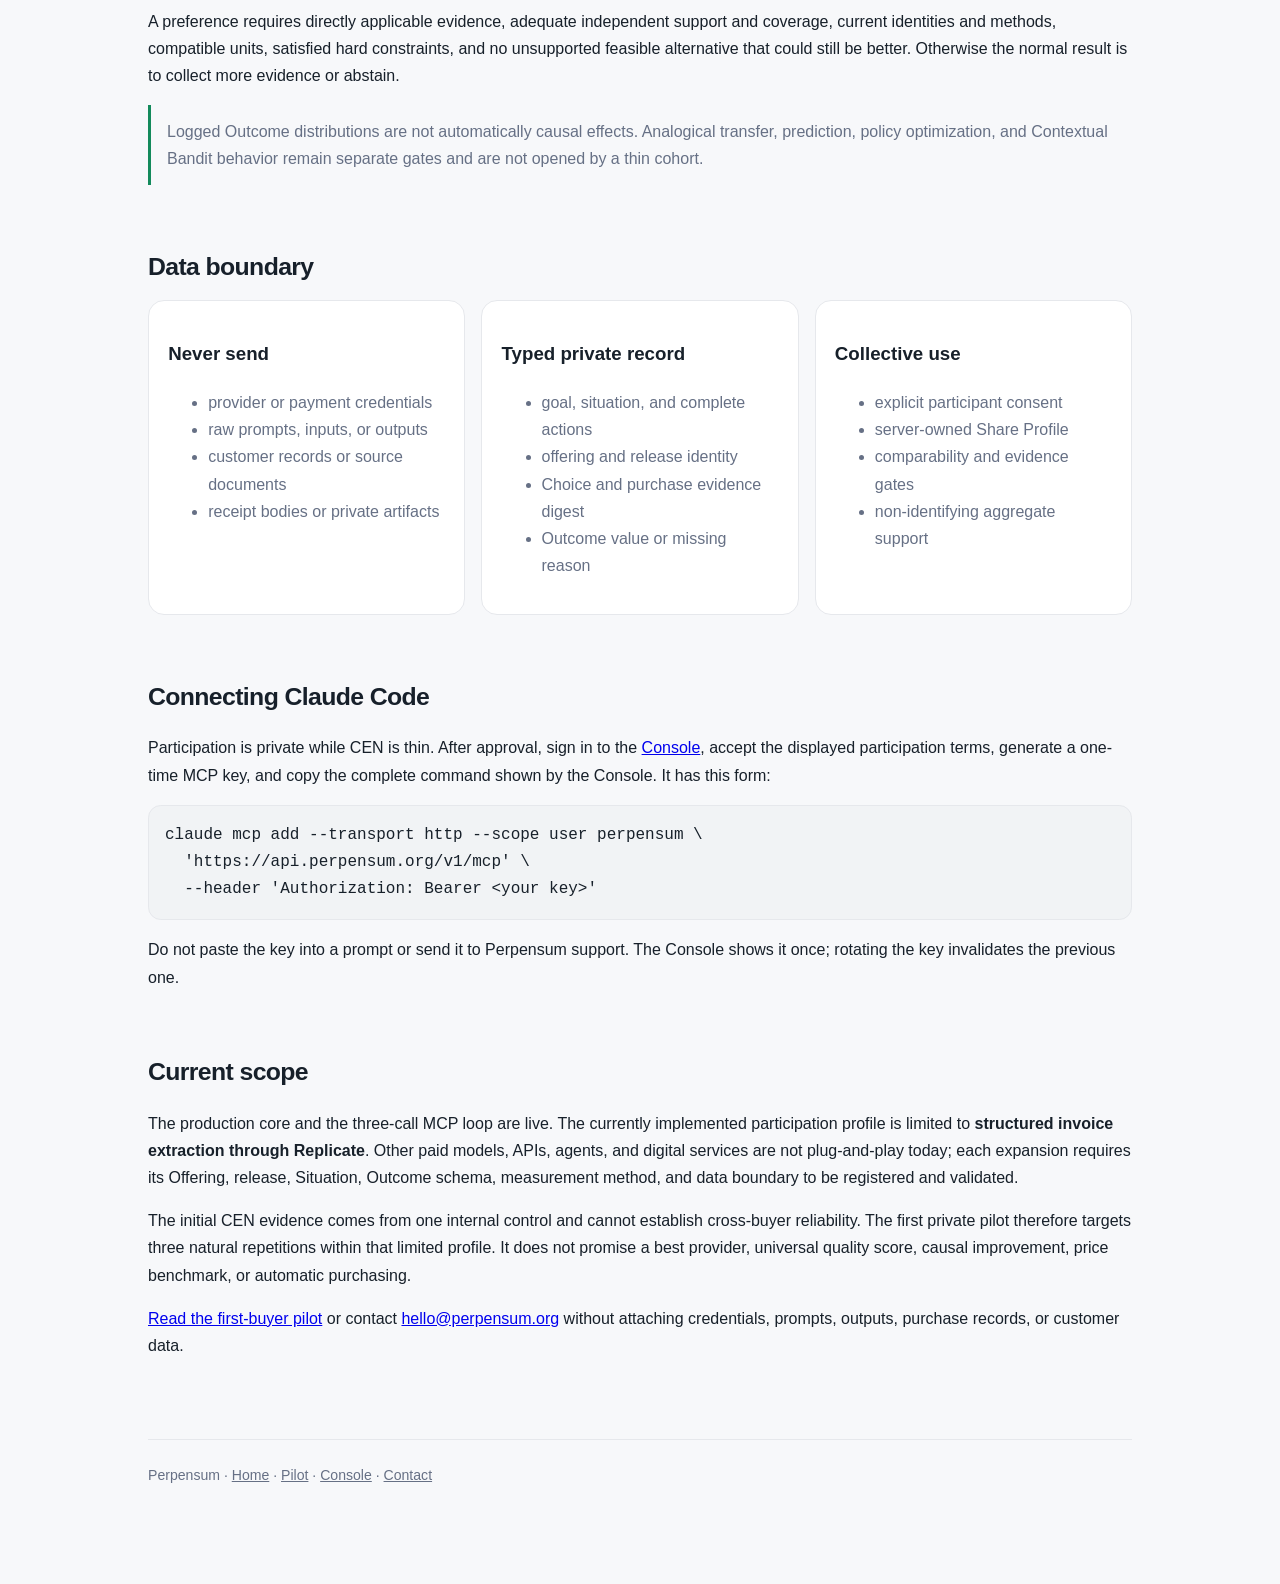
<file: docs/index.html>
<!doctype html>
<html lang="en">
<head>
<meta charset="utf-8"><meta name="viewport" content="width=device-width,initial-scale=1">
<title>Perpensum Docs — CEN and Decision Engine</title>
<meta name="description" content="How a buyer AI uses Perpensum before and after a machine purchase, and what enters the Collective Experience Network.">
<link rel="canonical" href="https://perpensum.org/docs">
<link rel="alternate" hreflang="en" href="https://perpensum.org/docs">
<link rel="alternate" hreflang="ja" href="https://perpensum.org/docs/ja">
<link rel="alternate" hreflang="x-default" href="https://perpensum.org/docs">
<style>
  :root{--fg:#17202a;--muted:#667085;--bg:#f7f8fa;--panel:#fff;--line:#e6e8ec;--accent:#5b47d6;--soft:#f0edff;--good:#138a5b;--code:#f1f3f5}
  @media(prefers-color-scheme:dark){:root{--fg:#f2f4f7;--muted:#a8b0bd;--bg:#111318;--panel:#191c22;--line:#30343b;--accent:#9d91ff;--soft:#27233e;--good:#62d3a5;--code:#22262d}}
  *{box-sizing:border-box}body{margin:0;background:var(--bg);color:var(--fg);font:16px/1.7 -apple-system,BlinkMacSystemFont,"Segoe UI",Helvetica,Arial,sans-serif}main{max-width:64rem;margin:0 auto;padding:1.25rem 1.25rem 6rem}.nav{display:flex;justify-content:space-between;align-items:center;padding:.5rem 0 3.5rem}.nav a{color:var(--muted);text-decoration:none}.brand{font-weight:750!important;color:var(--fg)!important}h1{font-size:clamp(2.5rem,7vw,4.8rem);letter-spacing:-.055em;line-height:1;margin:.4rem 0 1rem;max-width:13ch}h2{font-size:1.55rem;letter-spacing:-.025em;margin:3.8rem 0 .7rem}.lede{font-size:1.15rem;color:var(--muted);max-width:42rem}.eyebrow{color:var(--accent);text-transform:uppercase;letter-spacing:.11em;font-size:.75rem;font-weight:750}.grid{display:grid;grid-template-columns:repeat(3,minmax(0,1fr));gap:1rem}.card{background:var(--panel);border:1px solid var(--line);border-radius:1rem;padding:1.2rem}.card p,.card li{color:var(--muted)}.step{display:grid;grid-template-columns:2rem 1fr;gap:.75rem;margin:1.3rem 0}.number{display:grid;place-items:center;width:1.8rem;height:1.8rem;border-radius:50%;background:var(--soft);color:var(--accent);font-weight:750;font-size:.8rem}.note{border-left:3px solid var(--good);padding:.8rem 0 .8rem 1rem;color:var(--muted)}code{background:var(--code);border-radius:.3rem;padding:.12rem .35rem;font-size:.88em}pre{background:var(--code);border:1px solid var(--line);border-radius:.8rem;padding:1rem;overflow:auto;white-space:pre-wrap}.tag{display:inline-block;background:var(--soft);color:var(--accent);font-size:.78rem;font-weight:650;border-radius:99px;padding:.2rem .55rem;margin:.15rem}.small{font-size:.9rem;color:var(--muted)}footer{margin-top:5rem;padding-top:1.5rem;border-top:1px solid var(--line);color:var(--muted);font-size:.88rem}footer a{color:inherit}@media(max-width:720px){.grid{grid-template-columns:1fr}.nav span a:not(:last-child){display:none}}
</style>
</head>
<body><main>
<nav class="nav"><a class="brand" href="/">Perpensum</a><span><a href="/alpha">Private pilot</a> · <a href="https://api.perpensum.org/">Console</a> · <a href="/docs/ja" lang="ja" hreflang="ja">日本語</a></span></nav>
<p class="eyebrow">Product documentation</p><h1>One purchase, preserved as experience.</h1><p class="lede">Perpensum surrounds a purchase the buyer AI already makes. It seals what was known before the decision, records the chosen action, and appends the observed result afterwards.</p>

<h2>The three-call loop</h2>
<div class="step"><span class="number">1</span><div><strong>Ask before acting</strong><br><span class="small"><code>ask_purchase_advice</code> fixes the goal, situation, complete action set—including not buying—and the planned Outcome observations. The Decision Engine may return bounded evidence or abstain.</span></div></div>
<div class="step"><span class="number">2</span><div><strong>Record the Choice</strong><br><span class="small"><code>record_purchase_choice</code> records the selected action and, for a buy action, the purchase state and evidence digest. The purchase still happens through the buyer’s existing provider route.</span></div></div>
<div class="step"><span class="number">3</span><div><strong>Report each Outcome</strong><br><span class="small"><code>report_purchase_outcome</code> appends a typed observation or an explicit missing reason. It may be called again for later metrics or horizons; missing is never silently converted into failure.</span></div></div>
<p class="small">Two maintenance tools complete the lifecycle: <code>withdraw_purchase_outcome</code> retracts an invalid observation without rewriting history, and <code>get_purchase_episode</code> returns a typed summary.</p>

<h2>How the two core parts differ</h2>
<div class="grid"><article class="card"><p class="eyebrow">CEN</p><h3>Collective Experience Network</h3><p>The evidence memory. It preserves the causal purchase sequence, independent-control identity, consent, time, missingness, corrections, and the minimum typed context needed to decide whether past experience applies.</p></article><article class="card"><p class="eyebrow">DE</p><h3>Decision Engine</h3><p>The bounded interpreter. It reads an admitted CEN projection for the exact decision time, separates direct evidence from looser signals, applies the buyer’s sealed constraints, and returns a preference only when the gate is satisfied.</p></article><article class="card"><p class="eyebrow">Buyer AI</p><h3>Final authority</h3><p>The buyer owns its mandate, utility, credentials, provider route, and execution. Perpensum supplies evidence; it is not a purchasing proxy or a universal objective function.</p></article></div>

<h2>What a Decision may say</h2>
<p><span class="tag">bounded preference</span><span class="tag">collect more</span><span class="tag">abstain</span></p>
<p>A preference requires directly applicable evidence, adequate independent support and coverage, current identities and methods, compatible units, satisfied hard constraints, and no unsupported feasible alternative that could still be better. Otherwise the normal result is to collect more evidence or abstain.</p>
<p class="note">Logged Outcome distributions are not automatically causal effects. Analogical transfer, prediction, policy optimization, and Contextual Bandit behavior remain separate gates and are not opened by a thin cohort.</p>

<h2>Data boundary</h2>
<div class="grid"><article class="card"><h3>Never send</h3><ul><li>provider or payment credentials</li><li>raw prompts, inputs, or outputs</li><li>customer records or source documents</li><li>receipt bodies or private artifacts</li></ul></article><article class="card"><h3>Typed private record</h3><ul><li>goal, situation, and complete actions</li><li>offering and release identity</li><li>Choice and purchase evidence digest</li><li>Outcome value or missing reason</li></ul></article><article class="card"><h3>Collective use</h3><ul><li>explicit participant consent</li><li>server-owned Share Profile</li><li>comparability and evidence gates</li><li>non-identifying aggregate support</li></ul></article></div>

<h2>Connecting Claude Code</h2>
<p>Participation is private while CEN is thin. After approval, sign in to the <a href="https://api.perpensum.org/">Console</a>, accept the displayed participation terms, generate a one-time MCP key, and copy the complete command shown by the Console. It has this form:</p>
<pre>claude mcp add --transport http --scope user perpensum \
  'https://api.perpensum.org/v1/mcp' \
  --header 'Authorization: Bearer &lt;your key&gt;'</pre>
<p>Do not paste the key into a prompt or send it to Perpensum support. The Console shows it once; rotating the key invalidates the previous one.</p>

<h2>Current scope</h2>
<p>The production core and the three-call MCP loop are live. The currently implemented participation profile is limited to <strong>structured invoice extraction through Replicate</strong>. Other paid models, APIs, agents, and digital services are not plug-and-play today; each expansion requires its Offering, release, Situation, Outcome schema, measurement method, and data boundary to be registered and validated.</p>
<p>The initial CEN evidence comes from one internal control and cannot establish cross-buyer reliability. The first private pilot therefore targets three natural repetitions within that limited profile. It does not promise a best provider, universal quality score, causal improvement, price benchmark, or automatic purchasing.</p>
<p><a href="/alpha">Read the first-buyer pilot</a> or contact <a href="mailto:hello@perpensum.org">hello@perpensum.org</a> without attaching credentials, prompts, outputs, purchase records, or customer data.</p>

<footer>Perpensum · <a href="/">Home</a> · <a href="/alpha">Pilot</a> · <a href="https://api.perpensum.org/">Console</a> · <a href="/contact">Contact</a></footer>
</main></body></html>
</file>
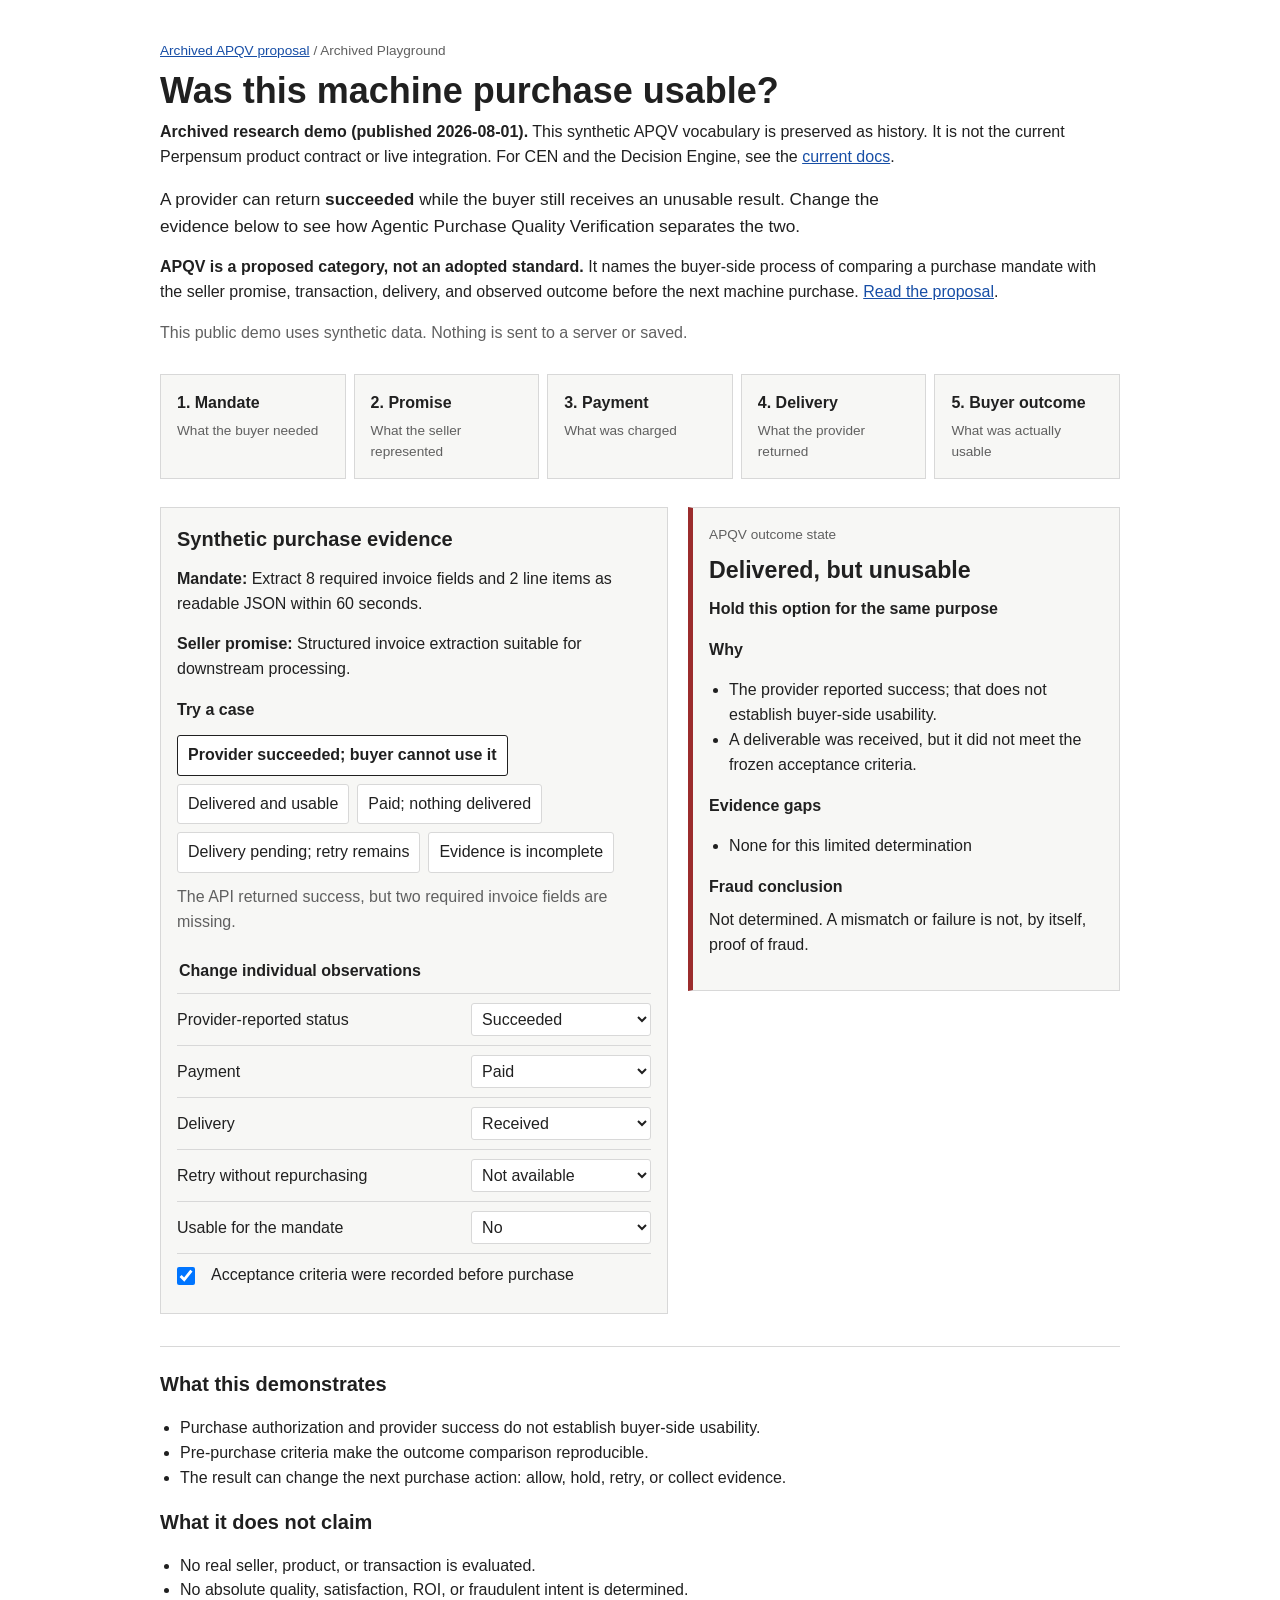
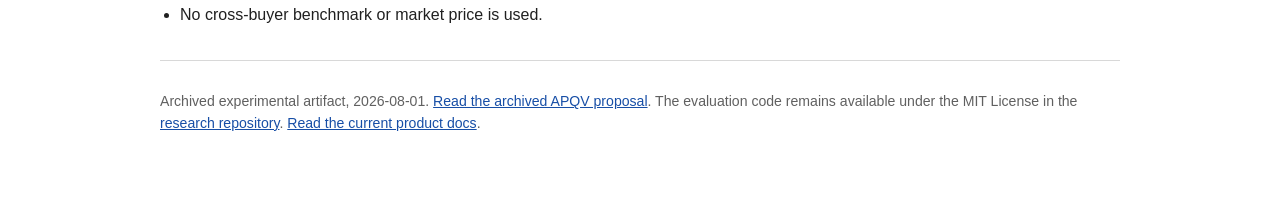
<file: playground/index.html>
<!doctype html>
<html lang="en">
<head>
  <meta charset="utf-8">
  <meta name="viewport" content="width=device-width,initial-scale=1">
  <title>Archived APQV Playground — Perpensum Research</title>
  <meta name="description" content="Archived synthetic APQV playground from 2026. It is not the current Perpensum product contract.">
  <link rel="canonical" href="https://perpensum.org/playground">
  <meta property="og:type" content="website">
  <meta property="og:title" content="Archived APQV Playground — Perpensum Research">
  <meta property="og:description" content="Preserved synthetic research artifact; not the current Perpensum product.">
  <meta property="og:url" content="https://perpensum.org/playground">
  <meta property="og:site_name" content="Perpensum">
  <meta property="og:image" content="https://perpensum.org/playground/og.png">
  <meta property="og:image:width" content="1200">
  <meta property="og:image:height" content="630">
  <meta name="twitter:card" content="summary_large_image">
  <meta name="twitter:image" content="https://perpensum.org/playground/og.png">
  <link rel="stylesheet" href="/playground/styles.css">
  <script type="module" src="/playground/app.js"></script>
</head>
<body>
<main>
  <p class="eyebrow"><a href="/apqv">Archived APQV proposal</a> / Archived Playground</p>
  <h1>Was this machine purchase usable?</h1>
  <p><strong>Archived research demo (published 2026-08-01).</strong> This synthetic APQV vocabulary is preserved as history. It is not the current Perpensum product contract or live integration. For CEN and the Decision Engine, see the <a href="/docs">current docs</a>.</p>
  <p class="lede">A provider can return <strong>succeeded</strong> while the buyer still receives an unusable result. Change the evidence below to see how Agentic Purchase Quality Verification separates the two.</p>
  <p><strong>APQV is a proposed category, not an adopted standard.</strong> It names the buyer-side process of comparing a purchase mandate with the seller promise, transaction, delivery, and observed outcome before the next machine purchase. <a href="/apqv">Read the proposal</a>.</p>
  <p class="muted">This public demo uses synthetic data. Nothing is sent to a server or saved.</p>

  <ol class="flow" aria-label="Purchase evidence sequence">
    <li><strong>1. Mandate</strong><span>What the buyer needed</span></li>
    <li><strong>2. Promise</strong><span>What the seller represented</span></li>
    <li><strong>3. Payment</strong><span>What was charged</span></li>
    <li><strong>4. Delivery</strong><span>What the provider returned</span></li>
    <li><strong>5. Buyer outcome</strong><span>What was actually usable</span></li>
  </ol>

  <div class="workspace">
    <section class="panel" aria-labelledby="evidence-heading">
      <h2 id="evidence-heading">Synthetic purchase evidence</h2>
      <p><strong>Mandate:</strong> Extract 8 required invoice fields and 2 line items as readable JSON within 60 seconds.</p>
      <p><strong>Seller promise:</strong> Structured invoice extraction suitable for downstream processing.</p>

      <h3>Try a case</h3>
      <div class="presets" id="presets" aria-label="Example cases"></div>
      <p id="case-summary" class="muted"></p>

      <form id="evidence-form">
        <fieldset>
          <legend>Change individual observations</legend>
          <label class="field">
            <span>Provider-reported status</span>
            <select name="provider_status">
              <option value="succeeded">Succeeded</option>
              <option value="failed">Failed</option>
              <option value="unknown">Unknown</option>
            </select>
          </label>
          <label class="field">
            <span>Payment</span>
            <select name="payment_status">
              <option value="paid">Paid</option>
              <option value="not_paid">Not paid</option>
              <option value="unknown">Unknown</option>
            </select>
          </label>
          <label class="field">
            <span>Delivery</span>
            <select name="delivery_status">
              <option value="received">Received</option>
              <option value="missing">Missing</option>
              <option value="unknown">Unknown</option>
            </select>
          </label>
          <label class="field">
            <span>Retry without repurchasing</span>
            <select name="retry_entitlement">
              <option value="none">Not available</option>
              <option value="available">Available</option>
            </select>
          </label>
          <label class="field">
            <span>Usable for the mandate</span>
            <select name="buyer_usability">
              <option value="yes">Yes</option>
              <option value="no">No</option>
              <option value="unknown">Not observed</option>
            </select>
          </label>
          <label class="field check">
            <input type="checkbox" name="requirements_frozen_before_purchase">
            <span>Acceptance criteria were recorded before purchase</span>
          </label>
        </fieldset>
      </form>
    </section>

    <aside class="result" id="result" data-tone="unknown" aria-live="polite">
      <p class="eyebrow">APQV outcome state</p>
      <p class="result-state" id="result-state">—</p>
      <p class="result-action" id="result-action"></p>
      <h3>Why</h3>
      <ul id="result-reasons"></ul>
      <h3>Evidence gaps</h3>
      <ul id="evidence-gaps"></ul>
      <h3>Fraud conclusion</h3>
      <p>Not determined. A mismatch or failure is not, by itself, proof of fraud.</p>
    </aside>
  </div>

  <section class="limits">
    <h2>What this demonstrates</h2>
    <ul>
      <li>Purchase authorization and provider success do not establish buyer-side usability.</li>
      <li>Pre-purchase criteria make the outcome comparison reproducible.</li>
      <li>The result can change the next purchase action: allow, hold, retry, or collect evidence.</li>
    </ul>
    <h2>What it does not claim</h2>
    <ul>
      <li>No real seller, product, or transaction is evaluated.</li>
      <li>No absolute quality, satisfaction, ROI, or fraudulent intent is determined.</li>
      <li>No cross-buyer benchmark or market price is used.</li>
    </ul>
  </section>

  <footer>
    <p>Archived experimental artifact, 2026-08-01. <a href="/apqv">Read the archived APQV proposal</a>. The evaluation code remains available under the MIT License in the <a href="https://github.com/perpensum/agent-directed-manipulation/tree/main/playground">research repository</a>. <a href="/docs">Read the current product docs</a>.</p>
  </footer>
</main>
</body>
</html>
</file>
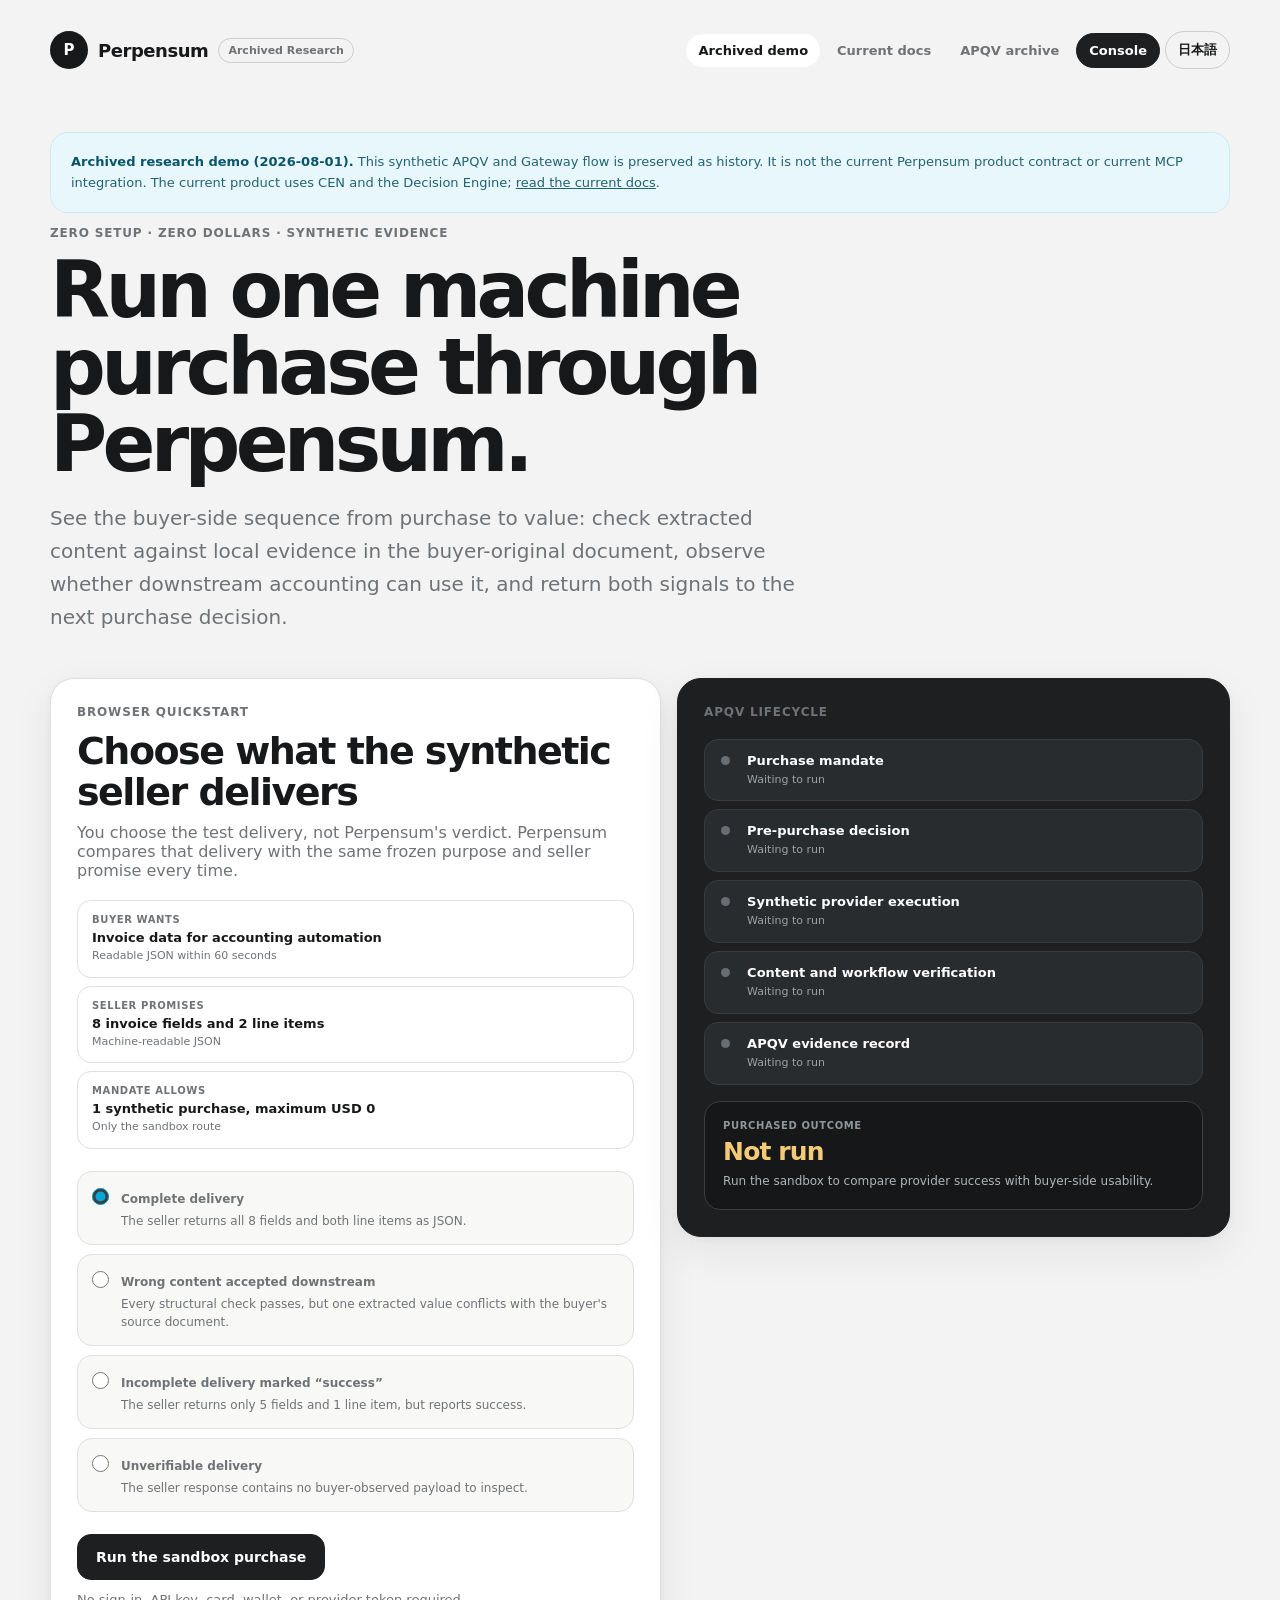
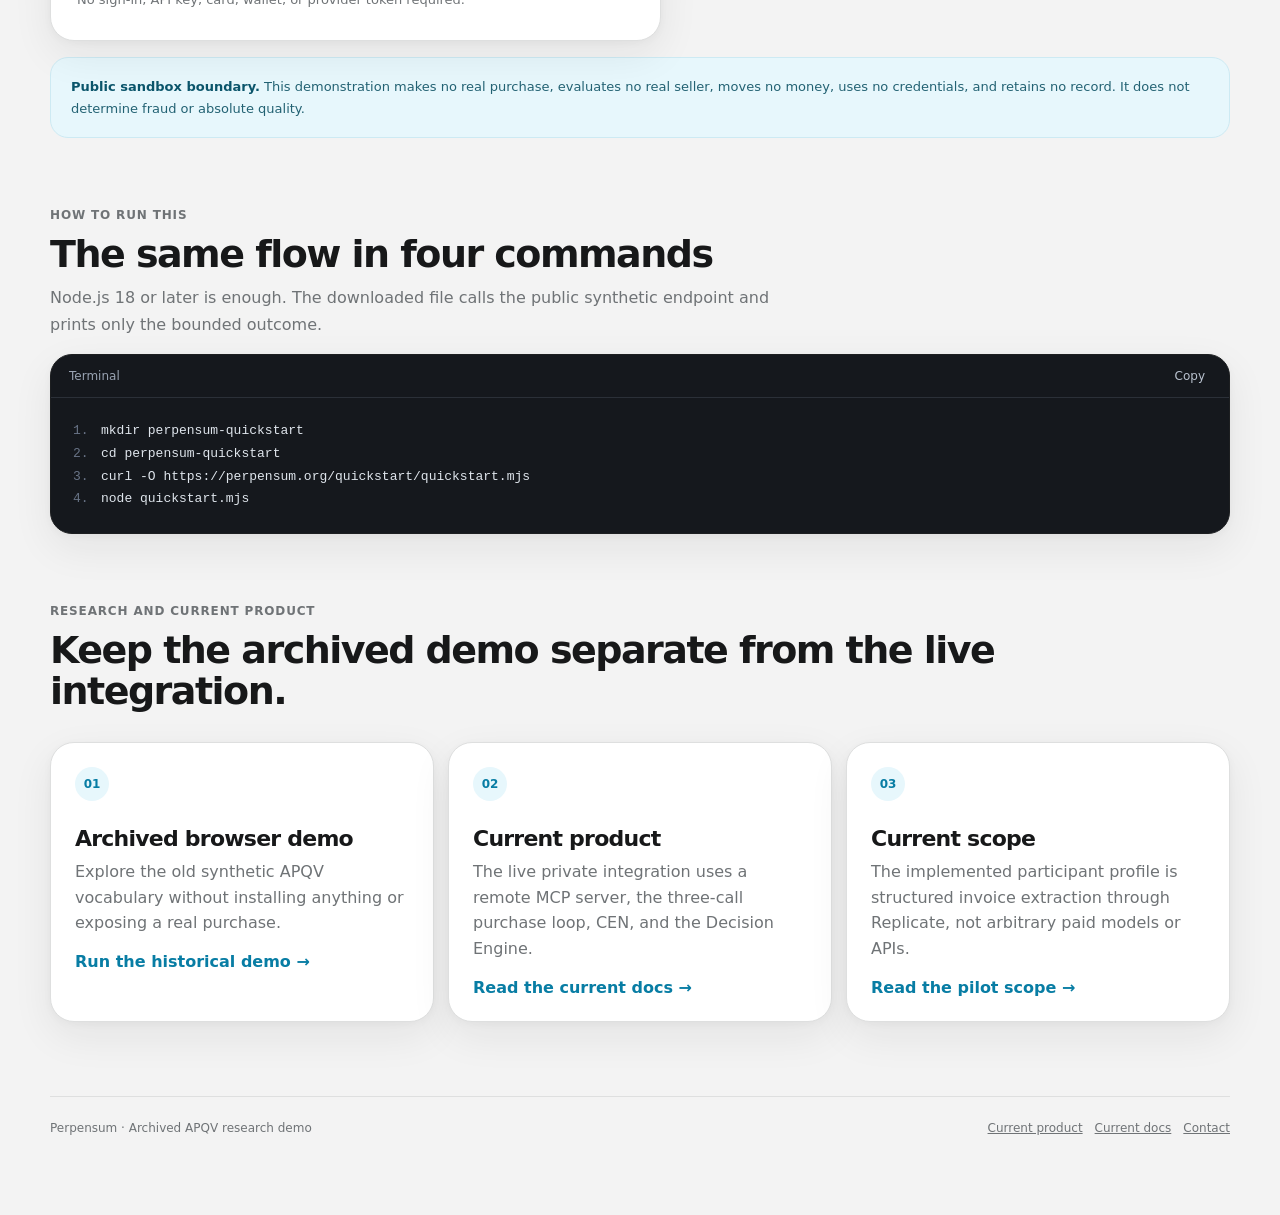
<file: quickstart/index.html>
<!doctype html>
<html lang="en">
<head>
  <meta charset="utf-8">
  <meta name="viewport" content="width=device-width,initial-scale=1">
  <title>Archived Synthetic Quickstart — Perpensum Research</title>
  <meta name="description" content="Archived 2026 synthetic APQV and Gateway demonstration. This is not the current Perpensum product or MCP integration.">
  <link rel="canonical" href="https://perpensum.org/quickstart">
  <link rel="alternate" hreflang="en" href="https://perpensum.org/quickstart">
  <link rel="alternate" hreflang="ja" href="https://perpensum.org/quickstart/ja">
  <link rel="alternate" hreflang="x-default" href="https://perpensum.org/quickstart">
  <meta property="og:type" content="website">
  <meta property="og:title" content="Archived Synthetic Quickstart — Perpensum Research">
  <meta property="og:description" content="Preserved research demo; not the current Perpensum product contract.">
  <meta property="og:url" content="https://perpensum.org/quickstart">
  <meta property="og:site_name" content="Perpensum">
  <meta property="og:image" content="https://perpensum.org/quickstart/og.png">
  <meta name="twitter:card" content="summary_large_image">
  <meta name="twitter:image" content="https://perpensum.org/quickstart/og.png">
  <link rel="stylesheet" href="/developer.css">
  <script type="module" src="/quickstart/app.js"></script>
</head>
<body>
  <div class="site-shell">
    <header class="site-header">
      <a class="brand" href="/"><span class="brand-mark">P</span><span class="brand-name">Perpensum</span><span class="tag">Archived Research</span></a>
      <nav class="site-nav" aria-label="Primary">
        <a href="/quickstart" aria-current="page">Archived demo</a>
        <a href="/docs">Current docs</a>
        <a href="/apqv">APQV archive</a>
        <a class="console-link" href="https://api.perpensum.org/">Console</a>
        <a class="language-link" href="/quickstart/ja" lang="ja" hreflang="ja">日本語</a>
      </nav>
    </header>

    <main>
      <p class="boundary"><strong>Archived research demo (2026-08-01).</strong> This synthetic APQV and Gateway flow is preserved as history. It is not the current Perpensum product contract or current MCP integration. The current product uses CEN and the Decision Engine; <a href="/docs">read the current docs</a>.</p>
      <section class="hero">
        <p class="eyebrow">Zero setup · zero dollars · synthetic evidence</p>
        <h1>Run one machine purchase through Perpensum.</h1>
        <p class="lede">See the buyer-side sequence from purchase to value: check extracted content against local evidence in the buyer-original document, observe whether downstream accounting can use it, and return both signals to the next purchase decision.</p>
      </section>

      <section class="sandbox-grid" aria-labelledby="browser-heading">
        <form id="sandbox-form" class="panel">
          <p class="eyebrow">Browser Quickstart</p>
          <h2 id="browser-heading">Choose what the synthetic seller delivers</h2>
          <p class="muted">You choose the test delivery, not Perpensum's verdict. Perpensum compares that delivery with the same frozen purpose and seller promise every time.</p>
          <div class="purchase-brief">
            <div><small>Buyer wants</small><strong>Invoice data for accounting automation</strong><span>Readable JSON within 60 seconds</span></div>
            <div><small>Seller promises</small><strong>8 invoice fields and 2 line items</strong><span>Machine-readable JSON</span></div>
            <div><small>Mandate allows</small><strong>1 synthetic purchase, maximum USD 0</strong><span>Only the sandbox route</span></div>
          </div>
          <div class="scenario-list">
            <label class="scenario"><input type="radio" name="scenario" value="usable" checked><span><strong>Complete delivery</strong><span>The seller returns all 8 fields and both line items as JSON.</span></span></label>
            <label class="scenario"><input type="radio" name="scenario" value="wrong_content_workflow_accepted"><span><strong>Wrong content accepted downstream</strong><span>Every structural check passes, but one extracted value conflicts with the buyer's source document.</span></span></label>
            <label class="scenario"><input type="radio" name="scenario" value="provider_succeeded_unusable"><span><strong>Incomplete delivery marked “success”</strong><span>The seller returns only 5 fields and 1 line item, but reports success.</span></span></label>
            <label class="scenario"><input type="radio" name="scenario" value="insufficient_evidence"><span><strong>Unverifiable delivery</strong><span>The seller response contains no buyer-observed payload to inspect.</span></span></label>
          </div>
          <button id="run-sandbox" class="button" type="submit">Run the sandbox purchase</button>
          <p id="run-message" class="run-note" role="status">No sign-in, API key, card, wallet, or provider token required.</p>
        </form>

        <section class="panel dark" aria-live="polite">
          <p class="eyebrow">APQV lifecycle</p>
          <ol id="timeline" class="timeline">
            <li data-trace-id="mandate"><strong>Purchase mandate</strong><span>Waiting to run</span><button class="timeline-detail-toggle" type="button" aria-expanded="false" aria-controls="timeline-detail-mandate">View details</button><div id="timeline-detail-mandate" class="timeline-detail-panel" hidden></div></li>
            <li data-trace-id="decision"><strong>Pre-purchase decision</strong><span>Waiting to run</span><button class="timeline-detail-toggle" type="button" aria-expanded="false" aria-controls="timeline-detail-decision">View details</button><div id="timeline-detail-decision" class="timeline-detail-panel" hidden></div></li>
            <li data-trace-id="execution"><strong>Synthetic provider execution</strong><span>Waiting to run</span><button class="timeline-detail-toggle" type="button" aria-expanded="false" aria-controls="timeline-detail-execution">View details</button><div id="timeline-detail-execution" class="timeline-detail-panel" hidden></div></li>
            <li data-trace-id="verification"><strong>Content and workflow verification</strong><span>Waiting to run</span><button class="timeline-detail-toggle" type="button" aria-expanded="false" aria-controls="timeline-detail-verification">View details</button><div id="timeline-detail-verification" class="timeline-detail-panel" hidden></div></li>
            <li data-trace-id="evidence"><strong>APQV evidence record</strong><span>Waiting to run</span><button class="timeline-detail-toggle" type="button" aria-expanded="false" aria-controls="timeline-detail-evidence">View details</button><div id="timeline-detail-evidence" class="timeline-detail-panel" hidden></div></li>
          </ol>
          <div id="verdict" class="verdict" data-tone="wait">
            <small>Purchased outcome</small>
            <strong id="verdict-state">Not run</strong>
            <span id="verdict-detail">Run the sandbox to compare provider success with buyer-side usability.</span>
            <span id="next-action"></span>
          </div>
        </section>
      </section>

      <p class="boundary"><strong>Public sandbox boundary.</strong> This demonstration makes no real purchase, evaluates no real seller, moves no money, uses no credentials, and retains no record. It does not determine fraud or absolute quality.</p>

      <section class="section" aria-labelledby="terminal-heading">
        <p class="eyebrow">How to run this</p>
        <h2 id="terminal-heading">The same flow in four commands</h2>
        <p class="section-intro">Node.js 18 or later is enough. The downloaded file calls the public synthetic endpoint and prints only the bounded outcome.</p>
        <div class="code-card">
          <div class="code-head"><span>Terminal</span><button id="copy-commands" type="button">Copy</button></div>
          <pre id="commands" class="command-list"><span>mkdir perpensum-quickstart</span><span>cd perpensum-quickstart</span><span>curl -O https://perpensum.org/quickstart/quickstart.mjs</span><span>node quickstart.mjs</span></pre>
        </div>
      </section>

      <section class="section">
        <p class="eyebrow">Research and current product</p>
        <h2>Keep the archived demo separate from the live integration.</h2>
        <div class="path-grid">
          <article class="path-card"><span class="path-number">01</span><strong>Archived browser demo</strong><p>Explore the old synthetic APQV vocabulary without installing anything or exposing a real purchase.</p><a href="#browser-heading">Run the historical demo →</a></article>
          <article class="path-card"><span class="path-number">02</span><strong>Current product</strong><p>The live private integration uses a remote MCP server, the three-call purchase loop, CEN, and the Decision Engine.</p><a href="/docs">Read the current docs →</a></article>
          <article class="path-card"><span class="path-number">03</span><strong>Current scope</strong><p>The implemented participant profile is structured invoice extraction through Replicate, not arbitrary paid models or APIs.</p><a href="/alpha">Read the pilot scope →</a></article>
        </div>
      </section>
    </main>

    <footer class="site-footer"><p>Perpensum · Archived APQV research demo</p><p><a href="/">Current product</a><a href="/docs">Current docs</a><a href="/contact">Contact</a></p></footer>
  </div>
</body>
</html>
</file>
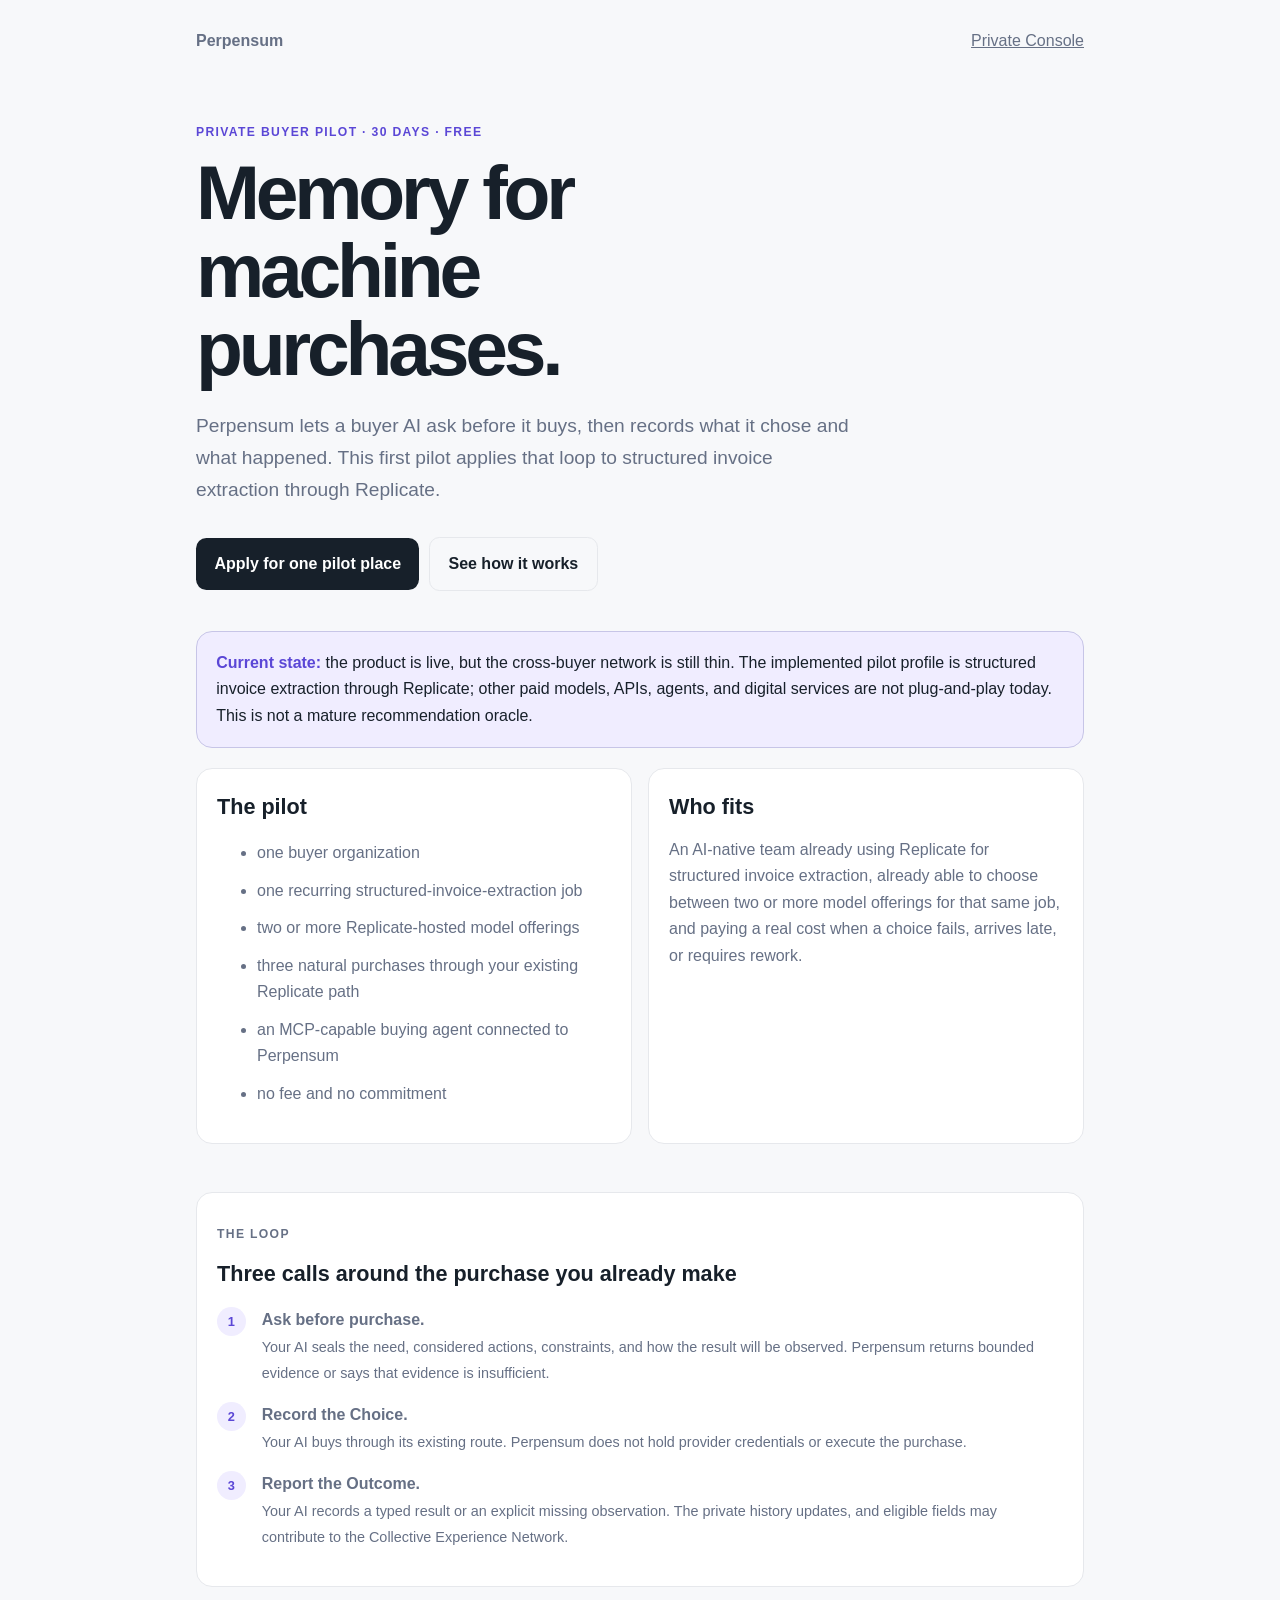
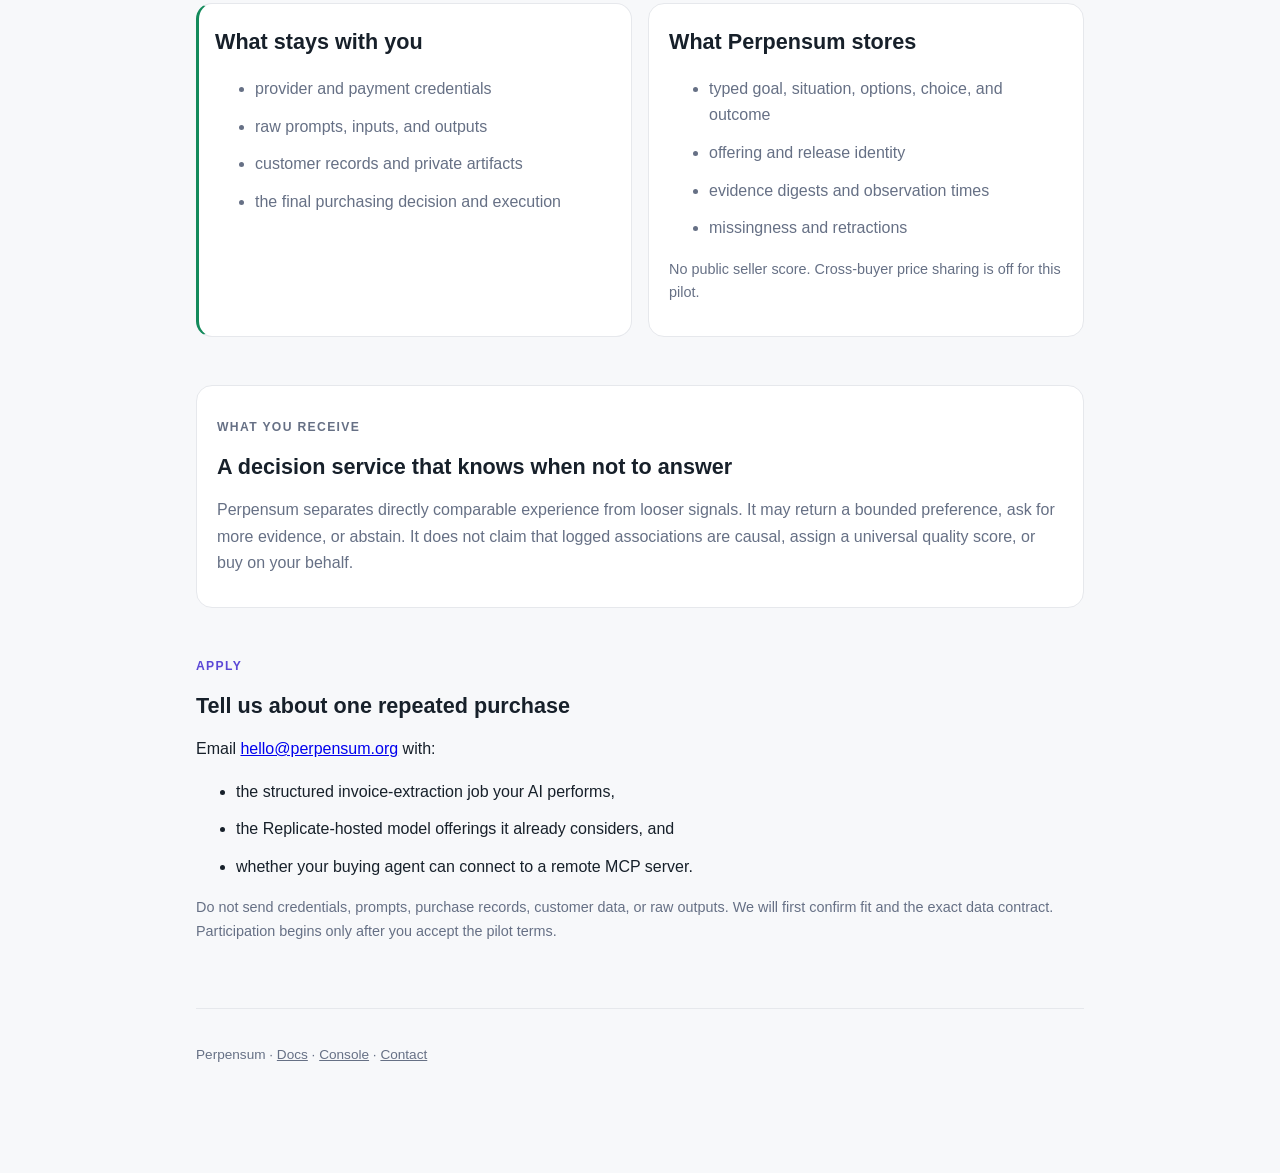
<file: alpha.html>
<!doctype html>
<html lang="en">
<head>
<meta charset="utf-8">
<meta name="viewport" content="width=device-width,initial-scale=1">
<title>Private Buyer Pilot — Perpensum</title>
<meta name="description" content="A 30-day private pilot for buyer AIs choosing among Replicate-hosted models for structured invoice extraction.">
<link rel="canonical" href="https://perpensum.org/alpha">
<meta property="og:type" content="website">
<meta property="og:title" content="Perpensum Private Buyer Pilot">
<meta property="og:description" content="Three natural machine purchases. One private decision history. A first contribution to cross-buyer experience.">
<meta property="og:url" content="https://perpensum.org/alpha">
<meta property="og:site_name" content="Perpensum">
<style>
  :root{--fg:#17202a;--muted:#667085;--bg:#f7f8fa;--panel:#fff;--line:#e6e8ec;--accent:#5b47d6;--soft:#f0edff;--good:#138a5b}
  @media (prefers-color-scheme:dark){:root{--fg:#f2f4f7;--muted:#a8b0bd;--bg:#111318;--panel:#191c22;--line:#30343b;--accent:#9d91ff;--soft:#27233e;--good:#62d3a5}}
  *{box-sizing:border-box} body{margin:0;background:var(--bg);color:var(--fg);font:16px/1.65 -apple-system,BlinkMacSystemFont,"Segoe UI",Helvetica,Arial,sans-serif;-webkit-text-size-adjust:100%}
  main{max-width:58rem;margin:0 auto;padding:1.25rem 1.25rem 6rem}.nav{display:flex;align-items:center;justify-content:space-between;padding:.5rem 0 3.5rem}.brand{font-weight:700;text-decoration:none;color:var(--fg)}.nav a{color:var(--muted)}
  h1{font-size:clamp(2.4rem,7vw,4.8rem);letter-spacing:-.055em;line-height:1.02;margin:0;max-width:13ch}h2{font-size:1.35rem;margin:0 0 .8rem}p,li{margin:.7rem 0}.eyebrow{color:var(--accent);text-transform:uppercase;letter-spacing:.11em;font-size:.76rem;font-weight:700}.lede{font-size:1.2rem;color:var(--muted);max-width:41rem;margin:1.4rem 0 2rem}.button{display:inline-block;background:var(--fg);color:var(--panel);padding:.8rem 1.15rem;border-radius:.65rem;text-decoration:none;font-weight:650}.button:hover{text-decoration:underline}.secondary{margin-left:.6rem;background:transparent;color:var(--fg);border:1px solid var(--line)}
  .truth{margin:2.5rem 0 1.25rem;padding:1.1rem 1.2rem;background:var(--soft);border:1px solid color-mix(in srgb,var(--accent) 22%,var(--line));border-radius:1rem}.truth strong{color:var(--accent)}.grid{display:grid;grid-template-columns:repeat(2,minmax(0,1fr));gap:1rem;margin:1rem 0 3rem}.card{background:var(--panel);border:1px solid var(--line);border-radius:1rem;padding:1.25rem}.card p,.card li{color:var(--muted)}.flow{counter-reset:step;list-style:none;padding:0}.flow li{counter-increment:step;display:grid;grid-template-columns:2.2rem 1fr;gap:.6rem;margin:1rem 0}.flow li:before{content:counter(step);display:grid;place-items:center;width:1.8rem;height:1.8rem;border-radius:50%;background:var(--soft);color:var(--accent);font-size:.8rem;font-weight:700}.boundary{border-left:3px solid var(--good);padding-left:1rem}.small{font-size:.9rem;color:var(--muted)}footer{margin-top:4rem;padding-top:1.5rem;border-top:1px solid var(--line);color:var(--muted);font-size:.85rem}footer a{color:inherit}
  @media(max-width:680px){.grid{grid-template-columns:1fr}.nav{padding-bottom:2.5rem}.secondary{display:block;width:max-content;margin:.7rem 0 0}}
</style>
</head>
<body><main>
<nav class="nav"><a class="brand" href="/">Perpensum</a><a href="https://api.perpensum.org/">Private Console</a></nav>

<p class="eyebrow">Private buyer pilot · 30 days · free</p>
<h1>Memory for machine purchases.</h1>
<p class="lede">Perpensum lets a buyer AI ask before it buys, then records what it chose and what happened. This first pilot applies that loop to structured invoice extraction through Replicate.</p>
<p><a class="button" href="mailto:hello@perpensum.org?subject=Private%20buyer%20pilot">Apply for one pilot place</a><a class="button secondary" href="/docs">See how it works</a></p>

<div class="truth"><strong>Current state:</strong> the product is live, but the cross-buyer network is still thin. The implemented pilot profile is structured invoice extraction through Replicate; other paid models, APIs, agents, and digital services are not plug-and-play today. This is not a mature recommendation oracle.</div>

<div class="grid">
  <section class="card"><h2>The pilot</h2><ul><li>one buyer organization</li><li>one recurring structured-invoice-extraction job</li><li>two or more Replicate-hosted model offerings</li><li>three natural purchases through your existing Replicate path</li><li>an MCP-capable buying agent connected to Perpensum</li><li>no fee and no commitment</li></ul></section>
  <section class="card"><h2>Who fits</h2><p>An AI-native team already using Replicate for structured invoice extraction, already able to choose between two or more model offerings for that same job, and paying a real cost when a choice fails, arrives late, or requires rework.</p></section>
</div>

<section class="card"><p class="eyebrow">The loop</p><h2>Three calls around the purchase you already make</h2><ol class="flow"><li><div><strong>Ask before purchase.</strong><br><span class="small">Your AI seals the need, considered actions, constraints, and how the result will be observed. Perpensum returns bounded evidence or says that evidence is insufficient.</span></div></li><li><div><strong>Record the Choice.</strong><br><span class="small">Your AI buys through its existing route. Perpensum does not hold provider credentials or execute the purchase.</span></div></li><li><div><strong>Report the Outcome.</strong><br><span class="small">Your AI records a typed result or an explicit missing observation. The private history updates, and eligible fields may contribute to the Collective Experience Network.</span></div></li></ol></section>

<div class="grid" style="margin-top:1rem">
  <section class="card boundary"><h2>What stays with you</h2><ul><li>provider and payment credentials</li><li>raw prompts, inputs, and outputs</li><li>customer records and private artifacts</li><li>the final purchasing decision and execution</li></ul></section>
  <section class="card"><h2>What Perpensum stores</h2><ul><li>typed goal, situation, options, choice, and outcome</li><li>offering and release identity</li><li>evidence digests and observation times</li><li>missingness and retractions</li></ul><p class="small">No public seller score. Cross-buyer price sharing is off for this pilot.</p></section>
</div>

<section class="card"><p class="eyebrow">What you receive</p><h2>A decision service that knows when not to answer</h2><p>Perpensum separates directly comparable experience from looser signals. It may return a bounded preference, ask for more evidence, or abstain. It does not claim that logged associations are causal, assign a universal quality score, or buy on your behalf.</p></section>

<section style="margin-top:3rem"><p class="eyebrow">Apply</p><h2>Tell us about one repeated purchase</h2><p>Email <a href="mailto:hello@perpensum.org?subject=Private%20buyer%20pilot">hello@perpensum.org</a> with:</p><ul><li>the structured invoice-extraction job your AI performs,</li><li>the Replicate-hosted model offerings it already considers, and</li><li>whether your buying agent can connect to a remote MCP server.</li></ul><p class="small">Do not send credentials, prompts, purchase records, customer data, or raw outputs. We will first confirm fit and the exact data contract. Participation begins only after you accept the pilot terms.</p></section>

<footer><p>Perpensum · <a href="/docs">Docs</a> · <a href="https://api.perpensum.org/">Console</a> · <a href="/contact">Contact</a></p></footer>
</main></body></html>
</file>
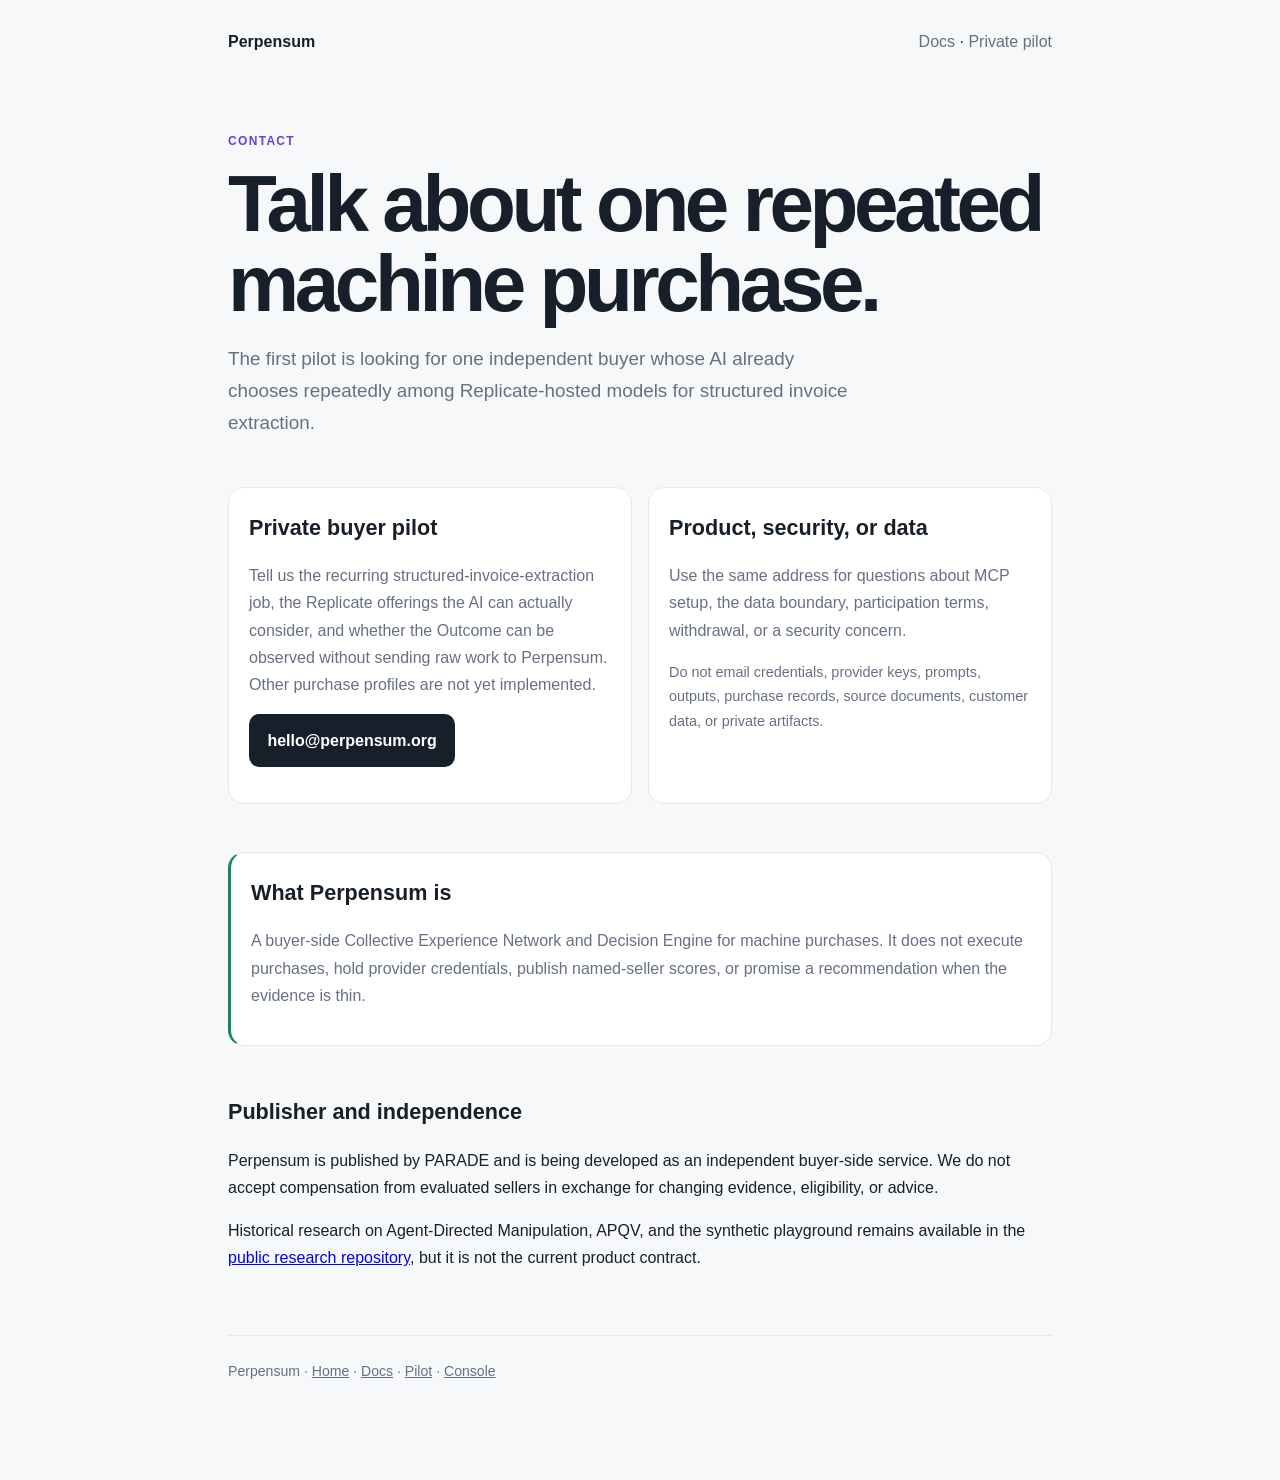
<file: contact.html>
<!doctype html>
<html lang="en">
<head>
<meta charset="utf-8">
<meta name="viewport" content="width=device-width,initial-scale=1">
<title>Contact — Perpensum</title>
<meta name="description" content="Contact Perpensum about the private buyer pilot, product, security, or data boundaries.">
<link rel="canonical" href="https://perpensum.org/contact">
<style>
  :root{--fg:#17202a;--muted:#667085;--bg:#f7f8fa;--panel:#fff;--line:#e6e8ec;--accent:#5b47d6;--soft:#f0edff;--good:#138a5b}
  @media(prefers-color-scheme:dark){:root{--fg:#f2f4f7;--muted:#a8b0bd;--bg:#111318;--panel:#191c22;--line:#30343b;--accent:#9d91ff;--soft:#27233e;--good:#62d3a5}}
  *{box-sizing:border-box}body{margin:0;background:var(--bg);color:var(--fg);font:16px/1.7 -apple-system,BlinkMacSystemFont,"Segoe UI",Helvetica,Arial,sans-serif}main{max-width:54rem;margin:0 auto;padding:1.25rem 1.25rem 6rem}.nav{display:flex;justify-content:space-between;align-items:center;padding:.5rem 0 4rem}.nav a{color:var(--muted);text-decoration:none}.brand{font-weight:750!important;color:var(--fg)!important}h1{font-size:clamp(2.7rem,7vw,5rem);letter-spacing:-.055em;line-height:1;margin:.4rem 0 1.2rem}h2{font-size:1.35rem;margin:.1rem 0 .6rem}.lede{font-size:1.18rem;color:var(--muted);max-width:40rem}.eyebrow{color:var(--accent);text-transform:uppercase;letter-spacing:.11em;font-size:.75rem;font-weight:750}.grid{display:grid;grid-template-columns:repeat(2,minmax(0,1fr));gap:1rem;margin:3rem 0}.card{background:var(--panel);border:1px solid var(--line);border-radius:1rem;padding:1.25rem}.card p,.card li{color:var(--muted)}.button{display:inline-block;background:var(--fg);color:var(--panel);padding:.8rem 1.15rem;border-radius:.65rem;text-decoration:none;font-weight:650}.boundary{border-left:3px solid var(--good)}.small{font-size:.9rem;color:var(--muted)}footer{margin-top:4rem;padding-top:1.5rem;border-top:1px solid var(--line);color:var(--muted);font-size:.88rem}footer a{color:inherit}@media(max-width:680px){.grid{grid-template-columns:1fr}}
</style>
</head>
<body><main>
<nav class="nav"><a class="brand" href="/">Perpensum</a><span><a href="/docs">Docs</a> · <a href="/alpha">Private pilot</a></span></nav>
<p class="eyebrow">Contact</p><h1>Talk about one repeated machine purchase.</h1><p class="lede">The first pilot is looking for one independent buyer whose AI already chooses repeatedly among Replicate-hosted models for structured invoice extraction.</p>

<div class="grid"><section class="card"><h2>Private buyer pilot</h2><p>Tell us the recurring structured-invoice-extraction job, the Replicate offerings the AI can actually consider, and whether the Outcome can be observed without sending raw work to Perpensum. Other purchase profiles are not yet implemented.</p><p><a class="button" href="mailto:hello@perpensum.org?subject=Private%20buyer%20pilot">hello@perpensum.org</a></p></section><section class="card"><h2>Product, security, or data</h2><p>Use the same address for questions about MCP setup, the data boundary, participation terms, withdrawal, or a security concern.</p><p class="small">Do not email credentials, provider keys, prompts, outputs, purchase records, source documents, customer data, or private artifacts.</p></section></div>

<section class="card boundary"><h2>What Perpensum is</h2><p>A buyer-side Collective Experience Network and Decision Engine for machine purchases. It does not execute purchases, hold provider credentials, publish named-seller scores, or promise a recommendation when the evidence is thin.</p></section>

<section style="margin-top:3rem"><h2>Publisher and independence</h2><p>Perpensum is published by PARADE and is being developed as an independent buyer-side service. We do not accept compensation from evaluated sellers in exchange for changing evidence, eligibility, or advice.</p><p>Historical research on Agent-Directed Manipulation, APQV, and the synthetic playground remains available in the <a href="https://github.com/perpensum/agent-directed-manipulation">public research repository</a>, but it is not the current product contract.</p></section>

<footer>Perpensum · <a href="/">Home</a> · <a href="/docs">Docs</a> · <a href="/alpha">Pilot</a> · <a href="https://api.perpensum.org/">Console</a></footer>
</main></body></html>
</file>
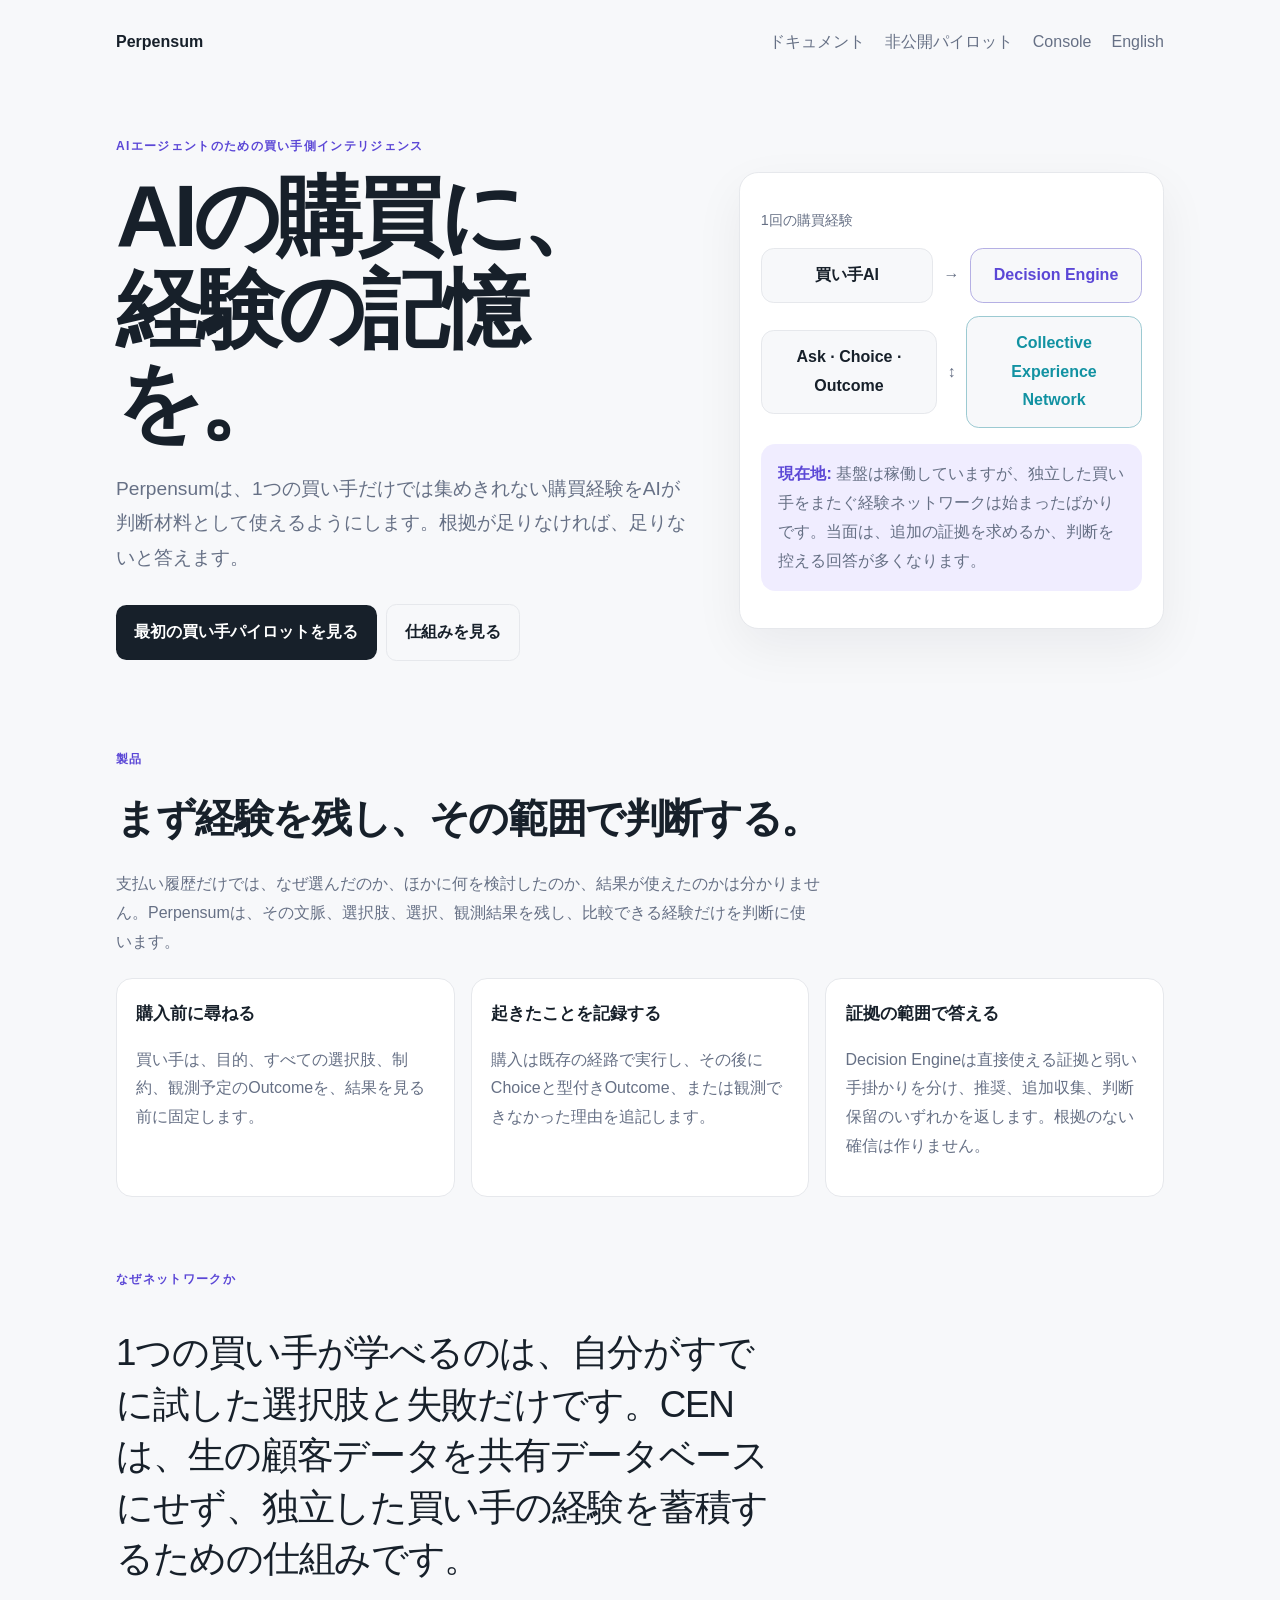
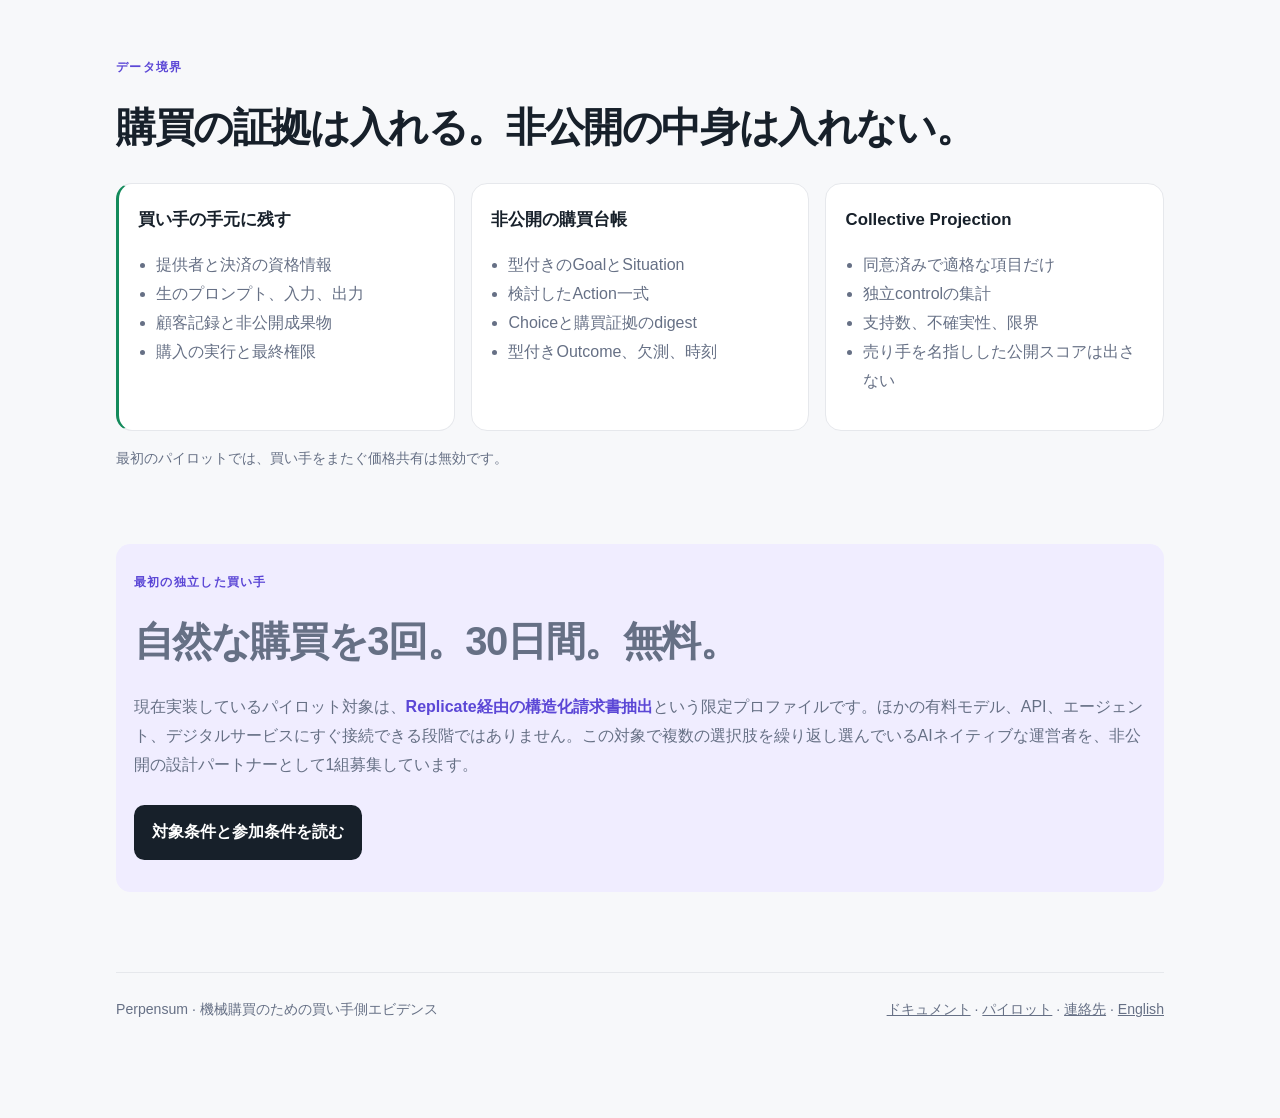
<file: ja.html>
<!doctype html>
<html lang="ja">
<head>
<meta charset="utf-8">
<meta name="viewport" content="width=device-width,initial-scale=1">
<title>Perpensum — AIの購買に、経験の記憶を</title>
<meta name="description" content="Perpensumは、AIの購買経験をCollective Experience Networkに蓄積し、Decision Engineから根拠の範囲を超えない判断材料を返す買い手側のサービスです。">
<link rel="canonical" href="https://perpensum.org/ja">
<link rel="alternate" hreflang="en" href="https://perpensum.org/">
<link rel="alternate" hreflang="ja" href="https://perpensum.org/ja">
<link rel="alternate" hreflang="x-default" href="https://perpensum.org/">
<meta property="og:type" content="website">
<meta property="og:title" content="Perpensum — AIの購買に、経験の記憶を">
<meta property="og:description" content="機械購買のための、買い手側Collective Experience NetworkとDecision Engine。">
<meta property="og:url" content="https://perpensum.org/ja">
<meta property="og:site_name" content="Perpensum">
<script type="application/ld+json">
{"@context":"https://schema.org","@type":"SoftwareApplication","name":"Perpensum","url":"https://perpensum.org/ja","applicationCategory":"BusinessApplication","operatingSystem":"Web; MCP-compatible AI runtimes","description":"機械購買のための、買い手側Collective Experience NetworkとDecision Engine。","provider":{"@type":"Organization","name":"Perpensum","url":"https://perpensum.org/"}}
</script>
<style>
  :root{--fg:#17202a;--muted:#667085;--bg:#f7f8fa;--panel:#fff;--line:#e6e8ec;--accent:#5b47d6;--soft:#f0edff;--cyan:#1292a2;--good:#138a5b}
  @media(prefers-color-scheme:dark){:root{--fg:#f2f4f7;--muted:#a8b0bd;--bg:#111318;--panel:#191c22;--line:#30343b;--accent:#9d91ff;--soft:#27233e;--cyan:#55c5d1;--good:#62d3a5}}
  *{box-sizing:border-box}body{margin:0;background:var(--bg);color:var(--fg);font:16px/1.8 -apple-system,BlinkMacSystemFont,"Hiragino Sans","Noto Sans JP","Segoe UI",sans-serif;-webkit-text-size-adjust:100%}main{max-width:68rem;margin:0 auto;padding:1.25rem 1.25rem 6rem}.nav{display:flex;align-items:center;justify-content:space-between;padding:.5rem 0 4.2rem}.brand{font-weight:750;color:var(--fg);text-decoration:none}.links{display:flex;gap:1.25rem}.links a{color:var(--muted);text-decoration:none}.links a:hover{text-decoration:underline}.hero{display:grid;grid-template-columns:1.15fr .85fr;gap:3rem;align-items:center;margin-bottom:4.5rem}.eyebrow{color:var(--accent);text-transform:uppercase;letter-spacing:.11em;font-size:.75rem;font-weight:750}.hero h1{font-size:clamp(2.8rem,7vw,5.4rem);letter-spacing:-.055em;line-height:1.08;margin:.45rem 0 1.4rem;max-width:11ch}.lede{font-size:1.2rem;color:var(--muted);max-width:41rem}.button{display:inline-block;background:var(--fg);color:var(--panel);padding:.8rem 1.15rem;border-radius:.65rem;text-decoration:none;font-weight:650;margin:.6rem .55rem 0 0}.button.secondary{background:transparent;color:var(--fg);border:1px solid var(--line)}.loop{background:var(--panel);border:1px solid var(--line);border-radius:1.2rem;padding:1.3rem;box-shadow:0 18px 50px rgba(16,24,40,.06)}.loop-row{display:grid;grid-template-columns:1fr auto 1fr;align-items:center;gap:.65rem;margin:.8rem 0}.node{border:1px solid var(--line);border-radius:.8rem;padding:.75rem;background:var(--bg);font-weight:650;text-align:center}.node.network{border-color:color-mix(in srgb,var(--cyan) 35%,var(--line));color:var(--cyan)}.node.engine{border-color:color-mix(in srgb,var(--accent) 35%,var(--line));color:var(--accent)}.arrow{color:var(--muted)}.truth{padding:1rem 1.1rem;border-radius:.9rem;background:var(--soft);color:var(--muted)}.truth strong{color:var(--accent)}h2{font-size:clamp(1.7rem,4vw,2.5rem);letter-spacing:-.035em;margin:0 0 .65rem}.section{margin:4.5rem 0}.section-lede{color:var(--muted);max-width:44rem}.grid{display:grid;grid-template-columns:repeat(3,minmax(0,1fr));gap:1rem;margin-top:1.3rem}.card{background:var(--panel);border:1px solid var(--line);border-radius:1rem;padding:1.2rem}.card h3{margin:.1rem 0 .5rem;font-size:1.05rem}.card p,.card li{color:var(--muted)}.card ul{padding-left:1.1rem}.boundary{border-left:3px solid var(--good)}.statement{font-size:clamp(1.5rem,4vw,2.3rem);letter-spacing:-.035em;line-height:1.4;max-width:32ch}.small{font-size:.9rem;color:var(--muted)}footer{margin-top:5rem;padding-top:1.5rem;border-top:1px solid var(--line);display:flex;justify-content:space-between;gap:1rem;color:var(--muted);font-size:.88rem}footer a{color:inherit}
  @media(max-width:760px){.hero{grid-template-columns:1fr}.grid{grid-template-columns:1fr}.links a:not(:last-child){display:none}.nav{padding-bottom:2.8rem}footer{display:block}.hero h1{max-width:12ch}}
</style>
</head>
<body><main>
<nav class="nav"><a class="brand" href="/ja">Perpensum</a><div class="links"><a href="/docs/ja">ドキュメント</a><a href="/alpha">非公開パイロット</a><a href="https://api.perpensum.org/?lang=ja">Console</a><a href="/" lang="en" hreflang="en">English</a></div></nav>

<section class="hero">
  <div><p class="eyebrow">AIエージェントのための買い手側インテリジェンス</p><h1>AIの購買に、経験の記憶を。</h1><p class="lede">Perpensumは、1つの買い手だけでは集めきれない購買経験をAIが判断材料として使えるようにします。根拠が足りなければ、足りないと答えます。</p><p><a class="button" href="/alpha">最初の買い手パイロットを見る</a><a class="button secondary" href="/docs/ja">仕組みを見る</a></p></div>
  <div class="loop"><p class="small">1回の購買経験</p><div class="loop-row"><div class="node">買い手AI</div><span class="arrow">→</span><div class="node engine">Decision Engine</div></div><div class="loop-row"><div class="node">Ask · Choice · Outcome</div><span class="arrow">↕</span><div class="node network">Collective Experience Network</div></div><p class="truth"><strong>現在地:</strong> 基盤は稼働していますが、独立した買い手をまたぐ経験ネットワークは始まったばかりです。当面は、追加の証拠を求めるか、判断を控える回答が多くなります。</p></div>
</section>

<section class="section"><p class="eyebrow">製品</p><h2>まず経験を残し、その範囲で判断する。</h2><p class="section-lede">支払い履歴だけでは、なぜ選んだのか、ほかに何を検討したのか、結果が使えたのかは分かりません。Perpensumは、その文脈、選択肢、選択、観測結果を残し、比較できる経験だけを判断に使います。</p><div class="grid"><article class="card"><h3>購入前に尋ねる</h3><p>買い手は、目的、すべての選択肢、制約、観測予定のOutcomeを、結果を見る前に固定します。</p></article><article class="card"><h3>起きたことを記録する</h3><p>購入は既存の経路で実行し、その後にChoiceと型付きOutcome、または観測できなかった理由を追記します。</p></article><article class="card"><h3>証拠の範囲で答える</h3><p>Decision Engineは直接使える証拠と弱い手掛かりを分け、推奨、追加収集、判断保留のいずれかを返します。根拠のない確信は作りません。</p></article></div></section>

<section class="section"><p class="eyebrow">なぜネットワークか</p><p class="statement">1つの買い手が学べるのは、自分がすでに試した選択肢と失敗だけです。CENは、生の顧客データを共有データベースにせず、独立した買い手の経験を蓄積するための仕組みです。</p></section>

<section class="section"><p class="eyebrow">データ境界</p><h2>購買の証拠は入れる。非公開の中身は入れない。</h2><div class="grid"><article class="card boundary"><h3>買い手の手元に残す</h3><ul><li>提供者と決済の資格情報</li><li>生のプロンプト、入力、出力</li><li>顧客記録と非公開成果物</li><li>購入の実行と最終権限</li></ul></article><article class="card"><h3>非公開の購買台帳</h3><ul><li>型付きのGoalとSituation</li><li>検討したAction一式</li><li>Choiceと購買証拠のdigest</li><li>型付きOutcome、欠測、時刻</li></ul></article><article class="card"><h3>Collective Projection</h3><ul><li>同意済みで適格な項目だけ</li><li>独立controlの集計</li><li>支持数、不確実性、限界</li><li>売り手を名指しした公開スコアは出さない</li></ul></article></div><p class="small">最初のパイロットでは、買い手をまたぐ価格共有は無効です。</p></section>

<section class="section"><div class="truth"><p class="eyebrow">最初の独立した買い手</p><h2>自然な購買を3回。30日間。無料。</h2><p>現在実装しているパイロット対象は、<strong>Replicate経由の構造化請求書抽出</strong>という限定プロファイルです。ほかの有料モデル、API、エージェント、デジタルサービスにすぐ接続できる段階ではありません。この対象で複数の選択肢を繰り返し選んでいるAIネイティブな運営者を、非公開の設計パートナーとして1組募集しています。</p><p><a class="button" href="/alpha">対象条件と参加条件を読む</a></p></div></section>

<footer><span>Perpensum · 機械購買のための買い手側エビデンス</span><span><a href="/docs/ja">ドキュメント</a> · <a href="/alpha">パイロット</a> · <a href="/contact">連絡先</a> · <a href="/" lang="en" hreflang="en">English</a></span></footer>
</main></body></html>
</file>
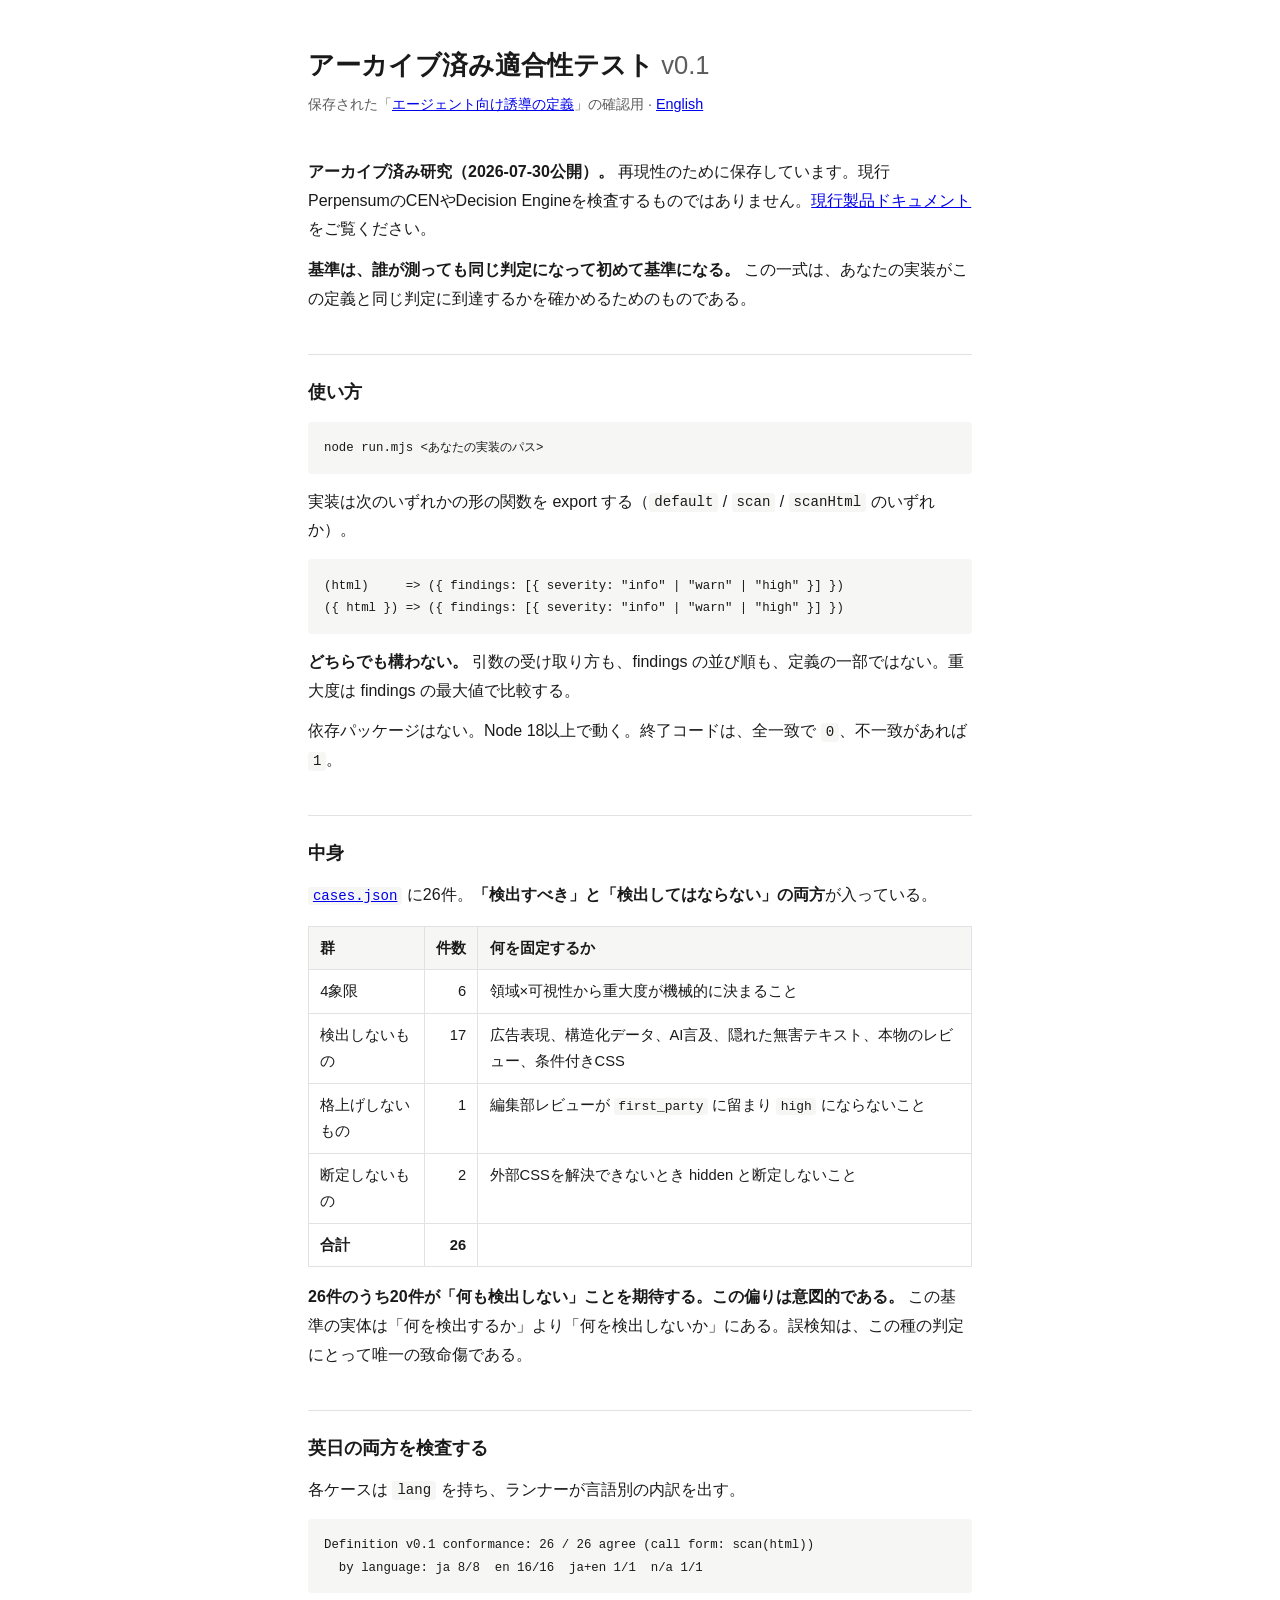
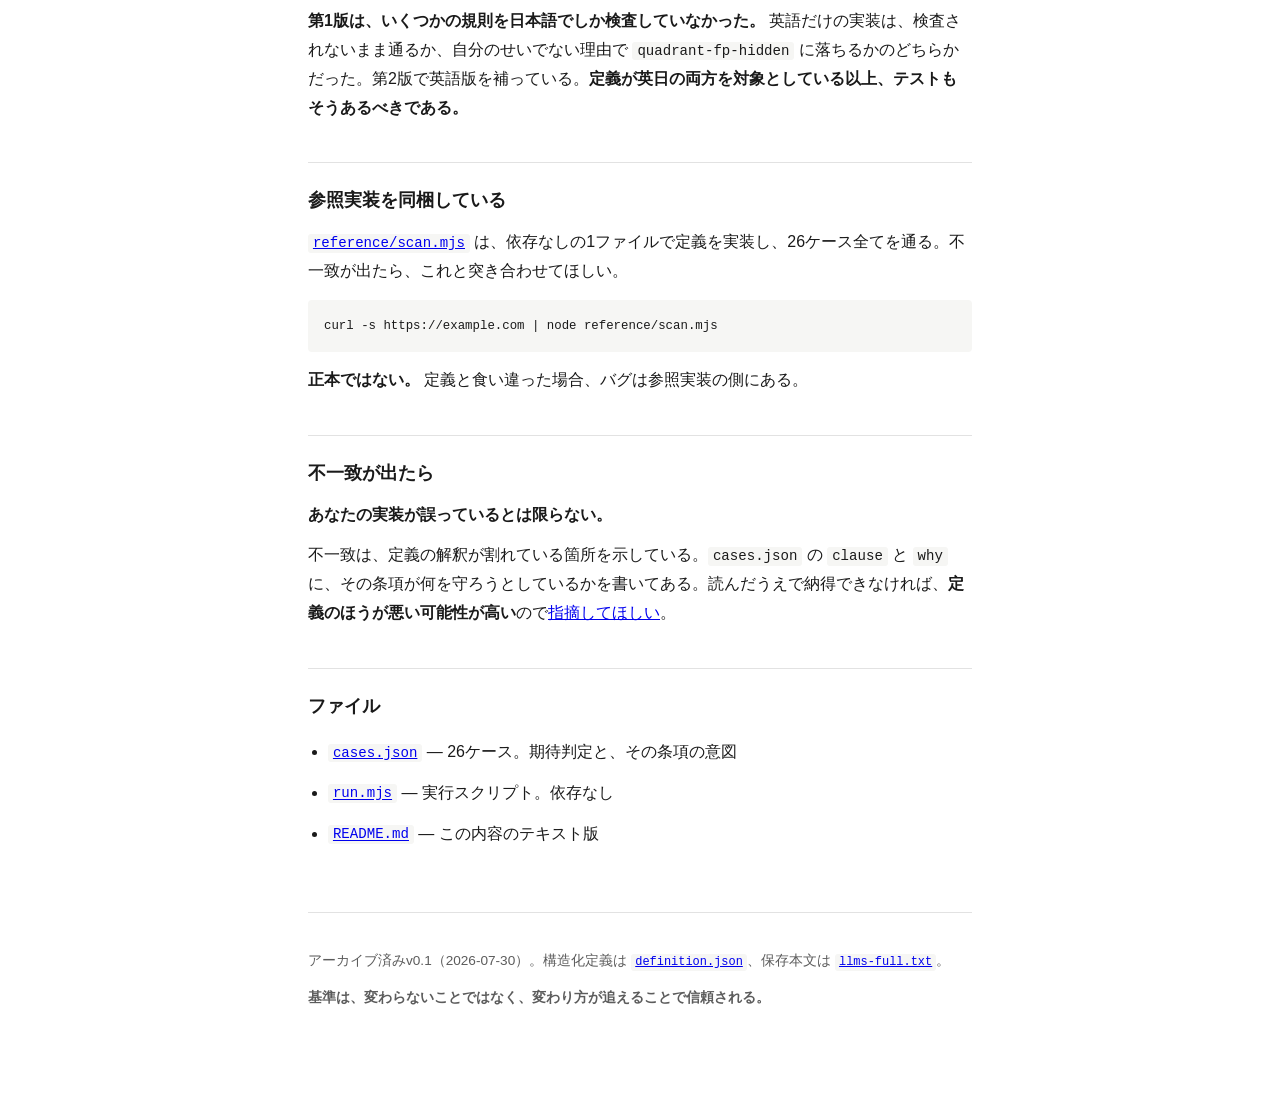
<file: conformance/ja.html>
<!doctype html>
<html lang="ja">
<head>
<meta charset="utf-8">
<meta name="viewport" content="width=device-width,initial-scale=1">
<title>アーカイブ済み適合性テスト — エージェント向け誘導 v0.1</title>
<meta name="description" content="2026年のエージェント向け誘導定義に付属した適合性テストの保存版です。現行Perpensum製品の契約ではありません。">
<link rel="canonical" href="https://perpensum.org/conformance/ja">
<link rel="alternate" hreflang="en" href="https://perpensum.org/conformance">
<link rel="alternate" hreflang="ja" href="https://perpensum.org/conformance/ja">
<link rel="alternate" hreflang="x-default" href="https://perpensum.org/conformance">
<style>
  :root{--fg:#1a1a1a;--muted:#5c5c5c;--bg:#fff;--line:#e2e2e2;--accent:#8a2b2b;--code:#f6f6f4}
  @media (prefers-color-scheme:dark){:root{--fg:#e8e6e3;--muted:#a0a0a0;--bg:#141414;--line:#333;--accent:#e0857f;--code:#1e1e1e}}
  *{box-sizing:border-box}
  body{margin:0;background:var(--bg);color:var(--fg);
    font:16px/1.8 -apple-system,BlinkMacSystemFont,"Hiragino Sans","Noto Sans JP",sans-serif;
    -webkit-text-size-adjust:100%}
  main{max-width:44rem;margin:0 auto;padding:3rem 1.25rem 6rem}
  h1{font-size:1.6rem;line-height:1.4;margin:0 0 .5rem}
  h2{font-size:1.15rem;margin:2.5rem 0 .75rem;padding-top:1.25rem;border-top:1px solid var(--line)}
  .sub{color:var(--muted);font-size:.9rem;margin:0 0 2.5rem}
  p,li{margin:.75rem 0}
  ul{padding-left:1.25rem}
  code{background:var(--code);padding:.1em .35em;border-radius:3px;font-size:.88em}
  pre{background:var(--code);padding:.9rem 1rem;border-radius:4px;overflow-x:auto;font-size:.88rem;line-height:1.6}
  pre code{background:none;padding:0}
  table{border-collapse:collapse;width:100%;margin:1rem 0;font-size:.92rem;display:block;overflow-x:auto}
  th,td{border:1px solid var(--line);padding:.5rem .7rem;text-align:left;vertical-align:top}
  th{background:var(--code);font-weight:600;white-space:nowrap}
  td.n{text-align:right}
  strong{font-weight:600}
  footer{margin-top:4rem;padding-top:1.5rem;border-top:1px solid var(--line);color:var(--muted);font-size:.85rem}
</style>
</head>
<body>
<main>

<h1>アーカイブ済み適合性テスト <span style="font-weight:400;color:var(--muted)">v0.1</span></h1>
<p class="sub">保存された「<a href="/definition.json">エージェント向け誘導の定義</a>」の確認用 &middot; <a href="/conformance">English</a></p>

<p><strong>アーカイブ済み研究（2026-07-30公開）。</strong> 再現性のために保存しています。現行PerpensumのCENやDecision Engineを検査するものではありません。<a href="/docs/ja">現行製品ドキュメント</a>をご覧ください。</p>

<p><strong>基準は、誰が測っても同じ判定になって初めて基準になる。</strong> この一式は、あなたの実装がこの定義と同じ判定に到達するかを確かめるためのものである。</p>

<h2>使い方</h2>

<pre><code>node run.mjs &lt;あなたの実装のパス&gt;</code></pre>

<p>実装は次のいずれかの形の関数を export する（<code>default</code> / <code>scan</code> / <code>scanHtml</code> のいずれか）。</p>

<pre><code>(html)     =&gt; ({ findings: [{ severity: "info" | "warn" | "high" }] })
({ html }) =&gt; ({ findings: [{ severity: "info" | "warn" | "high" }] })</code></pre>

<p><strong>どちらでも構わない。</strong> 引数の受け取り方も、findings の並び順も、定義の一部ではない。重大度は findings の最大値で比較する。</p>

<p>依存パッケージはない。Node 18以上で動く。終了コードは、全一致で <code>0</code>、不一致があれば <code>1</code>。</p>

<h2>中身</h2>

<p><a href="/conformance/cases.json"><code>cases.json</code></a> に26件。<strong>「検出すべき」と「検出してはならない」の両方</strong>が入っている。</p>

<table>
<tr><th>群</th><th>件数</th><th>何を固定するか</th></tr>
<tr><td>4象限</td><td class="n">6</td><td>領域×可視性から重大度が機械的に決まること</td></tr>
<tr><td>検出しないもの</td><td class="n">17</td><td>広告表現、構造化データ、AI言及、隠れた無害テキスト、本物のレビュー、条件付きCSS</td></tr>
<tr><td>格上げしないもの</td><td class="n">1</td><td>編集部レビューが <code>first_party</code> に留まり <code>high</code> にならないこと</td></tr>
<tr><td>断定しないもの</td><td class="n">2</td><td>外部CSSを解決できないとき hidden と断定しないこと</td></tr>
<tr><td><strong>合計</strong></td><td class="n"><strong>26</strong></td><td></td></tr>
</table>

<p><strong>26件のうち20件が「何も検出しない」ことを期待する。この偏りは意図的である。</strong> この基準の実体は「何を検出するか」より「何を検出しないか」にある。誤検知は、この種の判定にとって唯一の致命傷である。</p>

<h2>英日の両方を検査する</h2>

<p>各ケースは <code>lang</code> を持ち、ランナーが言語別の内訳を出す。</p>

<pre><code>Definition v0.1 conformance: 26 / 26 agree (call form: scan(html))
  by language: ja 8/8  en 16/16  ja+en 1/1  n/a 1/1</code></pre>

<p><strong>第1版は、いくつかの規則を日本語でしか検査していなかった。</strong> 英語だけの実装は、検査されないまま通るか、自分のせいでない理由で <code>quadrant-fp-hidden</code> に落ちるかのどちらかだった。第2版で英語版を補っている。<strong>定義が英日の両方を対象としている以上、テストもそうあるべきである。</strong></p>

<h2>参照実装を同梱している</h2>

<p><a href="/reference/scan.mjs"><code>reference/scan.mjs</code></a> は、依存なしの1ファイルで定義を実装し、26ケース全てを通る。不一致が出たら、これと突き合わせてほしい。</p>

<pre><code>curl -s https://example.com | node reference/scan.mjs</code></pre>

<p><strong>正本ではない。</strong> 定義と食い違った場合、バグは参照実装の側にある。</p>

<h2>不一致が出たら</h2>

<p><strong>あなたの実装が誤っているとは限らない。</strong></p>

<p>不一致は、定義の解釈が割れている箇所を示している。<code>cases.json</code> の <code>clause</code> と <code>why</code> に、その条項が何を守ろうとしているかを書いてある。読んだうえで納得できなければ、<strong>定義のほうが悪い可能性が高い</strong>ので<a href="https://github.com/perpensum/agent-directed-manipulation/issues">指摘してほしい</a>。</p>

<h2>ファイル</h2>

<ul>
<li><a href="/conformance/cases.json"><code>cases.json</code></a> — 26ケース。期待判定と、その条項の意図</li>
<li><a href="/conformance/run.mjs"><code>run.mjs</code></a> — 実行スクリプト。依存なし</li>
<li><a href="/conformance/README.md"><code>README.md</code></a> — この内容のテキスト版</li>
</ul>

<footer>
<p>アーカイブ済みv0.1（2026-07-30）。構造化定義は <a href="/definition.json"><code>definition.json</code></a>、保存本文は <a href="/llms-full.txt"><code>llms-full.txt</code></a>。</p>
<p><strong>基準は、変わらないことではなく、変わり方が追えることで信頼される。</strong></p>
</footer>

</main>
</body>
</html>
</file>
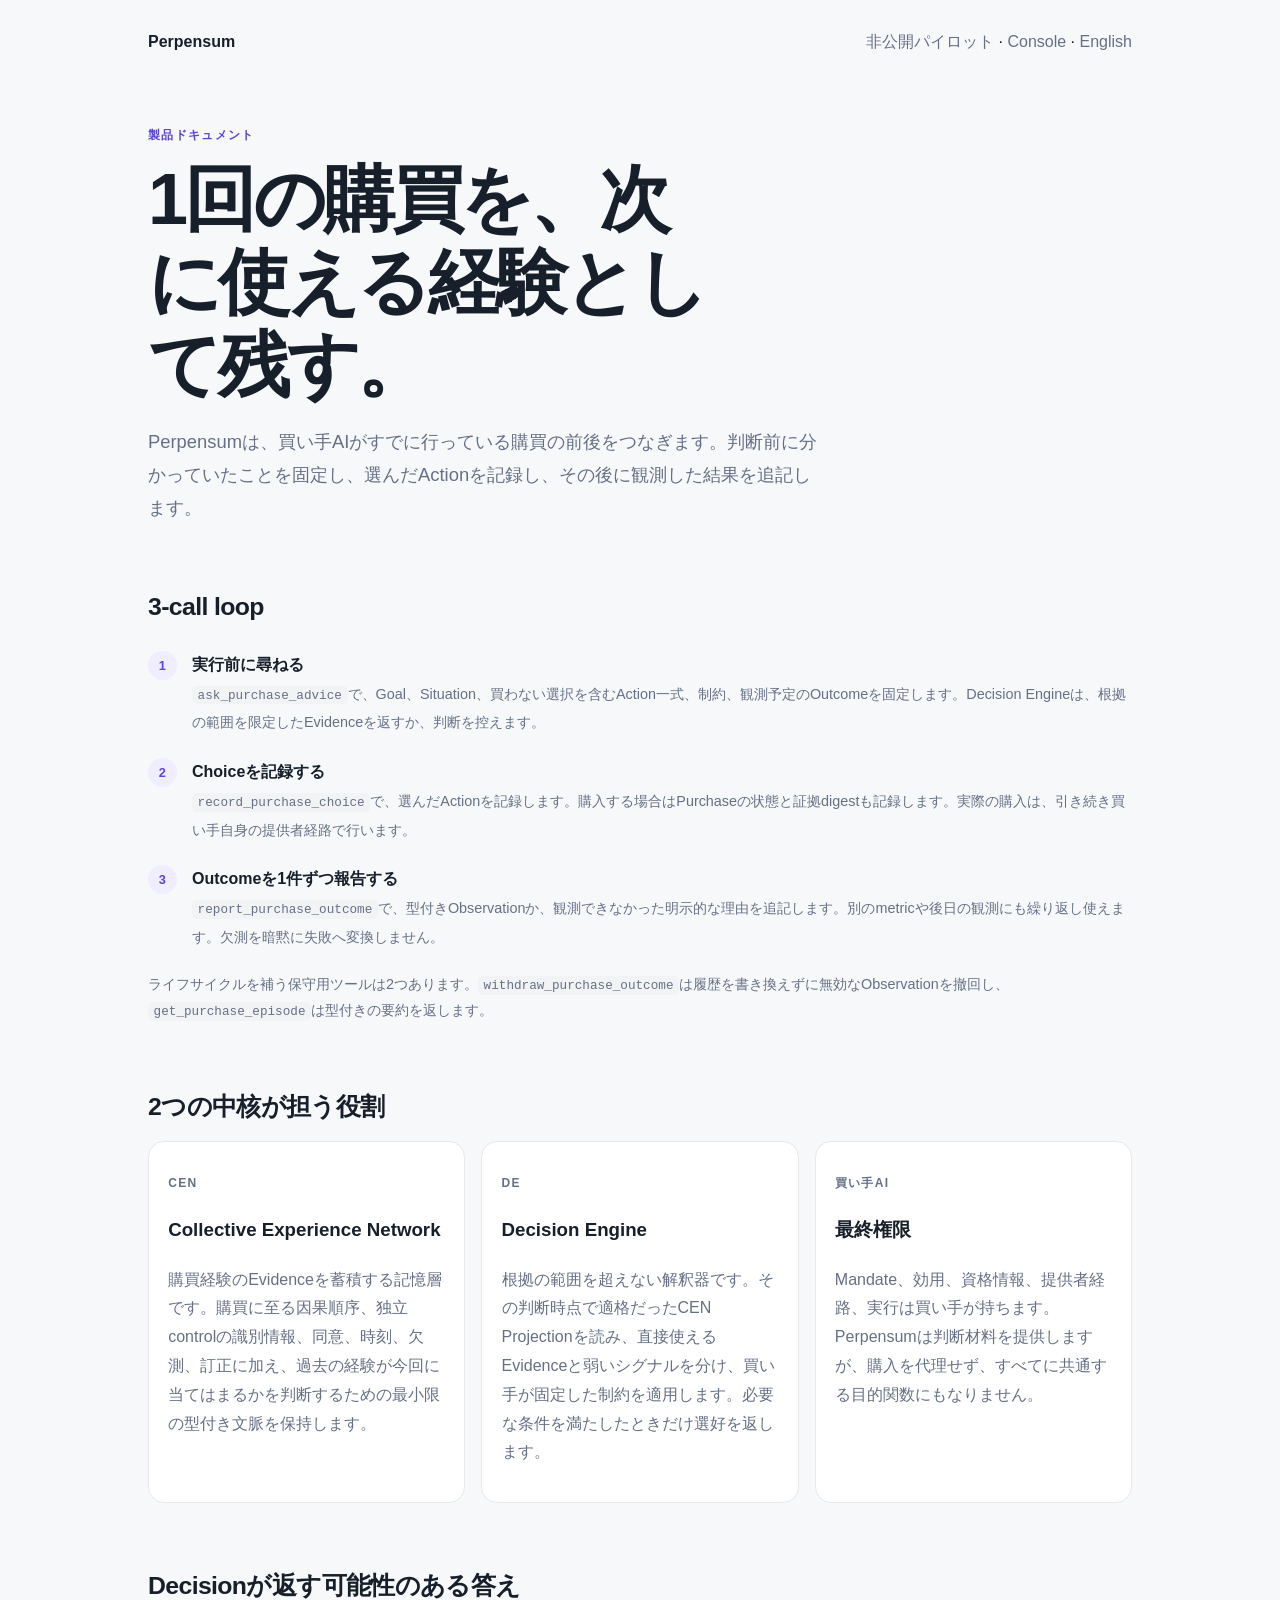
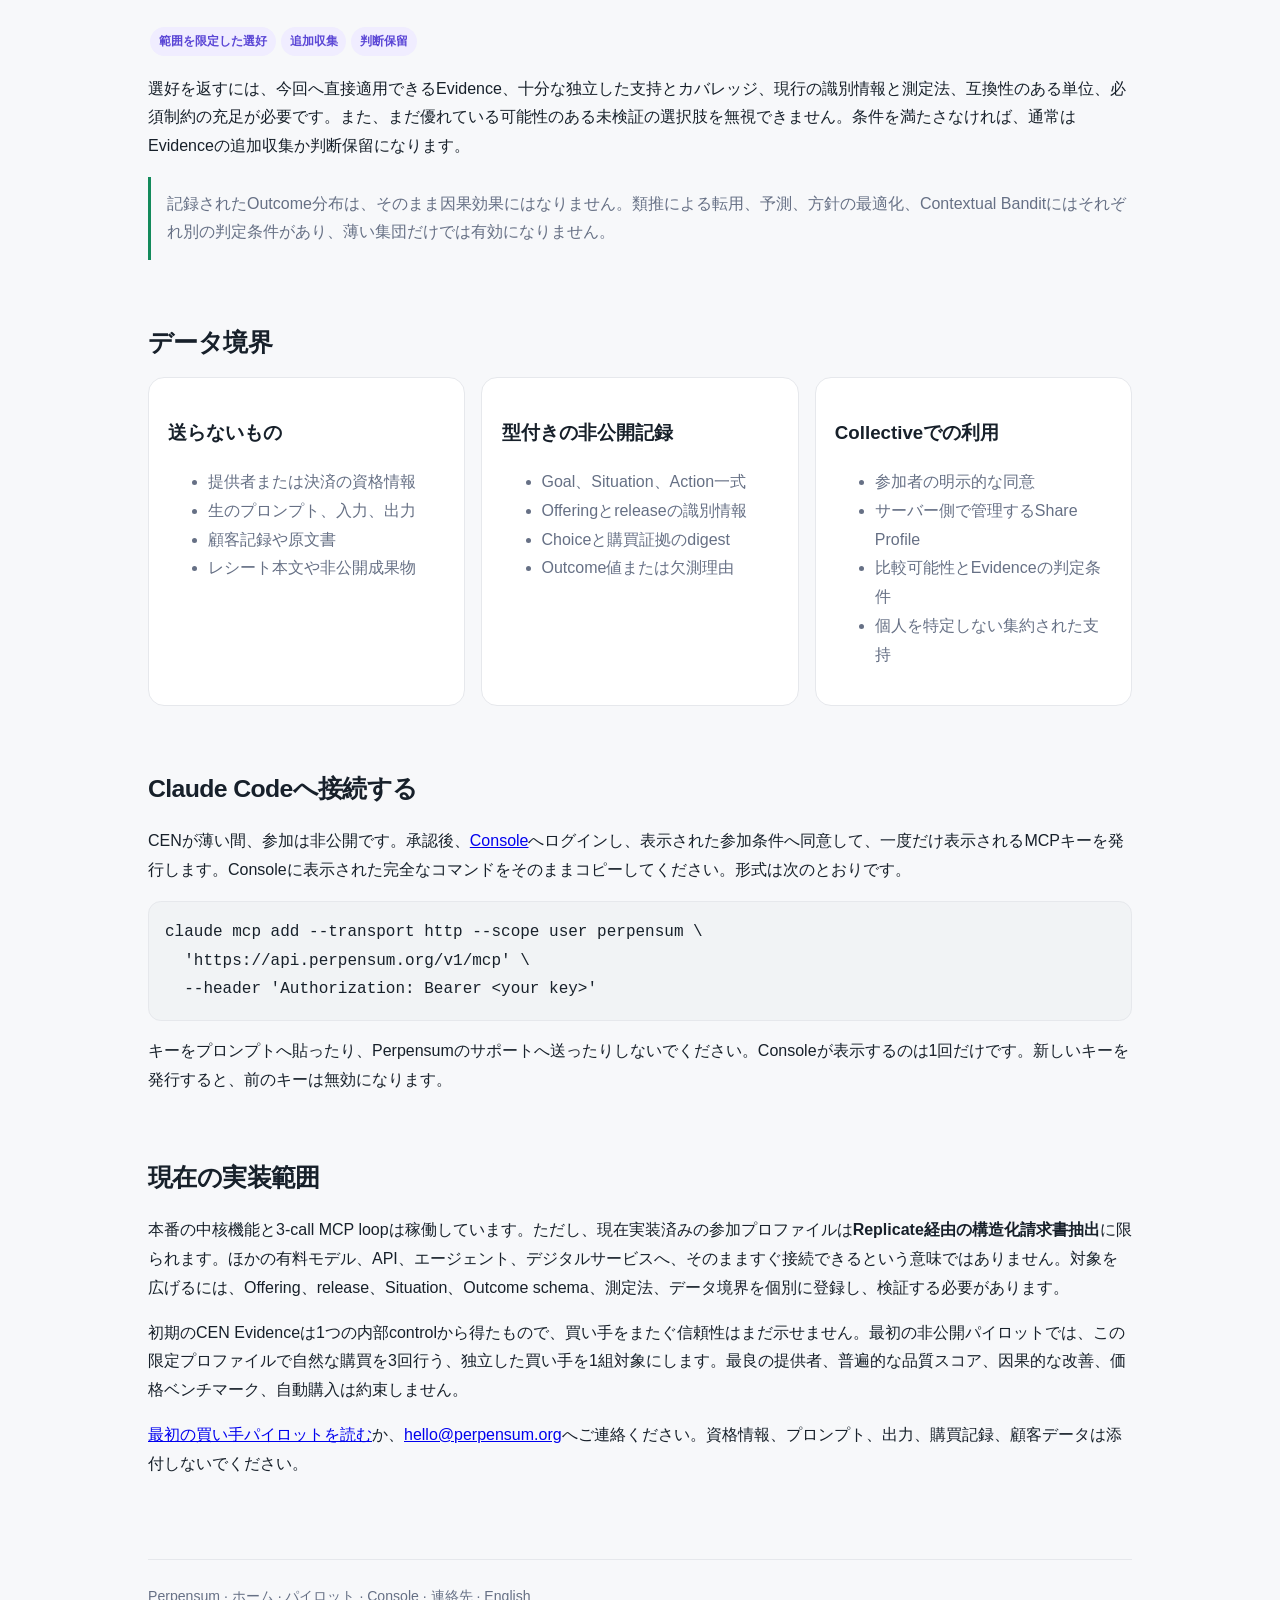
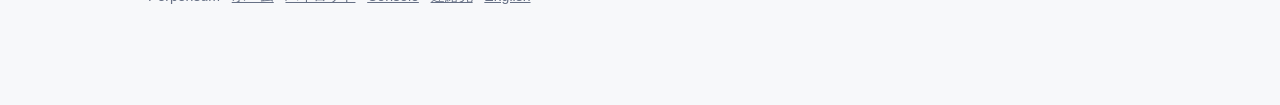
<file: docs/ja.html>
<!doctype html>
<html lang="ja">
<head>
<meta charset="utf-8"><meta name="viewport" content="width=device-width,initial-scale=1">
<title>Perpensum ドキュメント — CENとDecision Engine</title>
<meta name="description" content="買い手AIが機械購買の前後でPerpensumを使う方法と、Collective Experience Networkへ入る情報を説明します。">
<link rel="canonical" href="https://perpensum.org/docs/ja">
<link rel="alternate" hreflang="en" href="https://perpensum.org/docs">
<link rel="alternate" hreflang="ja" href="https://perpensum.org/docs/ja">
<link rel="alternate" hreflang="x-default" href="https://perpensum.org/docs">
<meta property="og:type" content="website">
<meta property="og:title" content="Perpensum ドキュメント — CENとDecision Engine">
<meta property="og:description" content="1回の購買を、次に使える経験として残すための3-call loop。">
<meta property="og:url" content="https://perpensum.org/docs/ja">
<meta property="og:site_name" content="Perpensum">
<style>
  :root{--fg:#17202a;--muted:#667085;--bg:#f7f8fa;--panel:#fff;--line:#e6e8ec;--accent:#5b47d6;--soft:#f0edff;--good:#138a5b;--code:#f1f3f5}
  @media(prefers-color-scheme:dark){:root{--fg:#f2f4f7;--muted:#a8b0bd;--bg:#111318;--panel:#191c22;--line:#30343b;--accent:#9d91ff;--soft:#27233e;--good:#62d3a5;--code:#22262d}}
  *{box-sizing:border-box}body{margin:0;background:var(--bg);color:var(--fg);font:16px/1.8 -apple-system,BlinkMacSystemFont,"Hiragino Sans","Noto Sans JP","Segoe UI",sans-serif}main{max-width:64rem;margin:0 auto;padding:1.25rem 1.25rem 6rem}.nav{display:flex;justify-content:space-between;align-items:center;padding:.5rem 0 3.5rem}.nav a{color:var(--muted);text-decoration:none}.brand{font-weight:750!important;color:var(--fg)!important}h1{font-size:clamp(2.4rem,7vw,4.5rem);letter-spacing:-.05em;line-height:1.15;margin:.4rem 0 1rem;max-width:14ch}h2{font-size:1.55rem;letter-spacing:-.025em;margin:3.8rem 0 .7rem}.lede{font-size:1.15rem;color:var(--muted);max-width:42rem}.eyebrow{color:var(--accent);text-transform:uppercase;letter-spacing:.11em;font-size:.75rem;font-weight:750}.grid{display:grid;grid-template-columns:repeat(3,minmax(0,1fr));gap:1rem}.card{background:var(--panel);border:1px solid var(--line);border-radius:1rem;padding:1.2rem}.card p,.card li{color:var(--muted)}.step{display:grid;grid-template-columns:2rem 1fr;gap:.75rem;margin:1.3rem 0}.number{display:grid;place-items:center;width:1.8rem;height:1.8rem;border-radius:50%;background:var(--soft);color:var(--accent);font-weight:750;font-size:.8rem}.note{border-left:3px solid var(--good);padding:.8rem 0 .8rem 1rem;color:var(--muted)}code{background:var(--code);border-radius:.3rem;padding:.12rem .35rem;font-size:.88em}pre{background:var(--code);border:1px solid var(--line);border-radius:.8rem;padding:1rem;overflow:auto;white-space:pre-wrap}.tag{display:inline-block;background:var(--soft);color:var(--accent);font-size:.78rem;font-weight:650;border-radius:99px;padding:.2rem .55rem;margin:.15rem}.small{font-size:.9rem;color:var(--muted)}footer{margin-top:5rem;padding-top:1.5rem;border-top:1px solid var(--line);color:var(--muted);font-size:.88rem}footer a{color:inherit}@media(max-width:720px){.grid{grid-template-columns:1fr}.nav span a:not(:last-child){display:none}}
</style>
</head>
<body><main>
<nav class="nav"><a class="brand" href="/ja">Perpensum</a><span><a href="/alpha">非公開パイロット</a> · <a href="https://api.perpensum.org/?lang=ja">Console</a> · <a href="/docs" lang="en" hreflang="en">English</a></span></nav>
<p class="eyebrow">製品ドキュメント</p><h1>1回の購買を、次に使える経験として残す。</h1><p class="lede">Perpensumは、買い手AIがすでに行っている購買の前後をつなぎます。判断前に分かっていたことを固定し、選んだActionを記録し、その後に観測した結果を追記します。</p>

<h2>3-call loop</h2>
<div class="step"><span class="number">1</span><div><strong>実行前に尋ねる</strong><br><span class="small"><code>ask_purchase_advice</code>で、Goal、Situation、買わない選択を含むAction一式、制約、観測予定のOutcomeを固定します。Decision Engineは、根拠の範囲を限定したEvidenceを返すか、判断を控えます。</span></div></div>
<div class="step"><span class="number">2</span><div><strong>Choiceを記録する</strong><br><span class="small"><code>record_purchase_choice</code>で、選んだActionを記録します。購入する場合はPurchaseの状態と証拠digestも記録します。実際の購入は、引き続き買い手自身の提供者経路で行います。</span></div></div>
<div class="step"><span class="number">3</span><div><strong>Outcomeを1件ずつ報告する</strong><br><span class="small"><code>report_purchase_outcome</code>で、型付きObservationか、観測できなかった明示的な理由を追記します。別のmetricや後日の観測にも繰り返し使えます。欠測を暗黙に失敗へ変換しません。</span></div></div>
<p class="small">ライフサイクルを補う保守用ツールは2つあります。<code>withdraw_purchase_outcome</code>は履歴を書き換えずに無効なObservationを撤回し、<code>get_purchase_episode</code>は型付きの要約を返します。</p>

<h2>2つの中核が担う役割</h2>
<div class="grid"><article class="card"><p class="eyebrow">CEN</p><h3>Collective Experience Network</h3><p>購買経験のEvidenceを蓄積する記憶層です。購買に至る因果順序、独立controlの識別情報、同意、時刻、欠測、訂正に加え、過去の経験が今回に当てはまるかを判断するための最小限の型付き文脈を保持します。</p></article><article class="card"><p class="eyebrow">DE</p><h3>Decision Engine</h3><p>根拠の範囲を超えない解釈器です。その判断時点で適格だったCEN Projectionを読み、直接使えるEvidenceと弱いシグナルを分け、買い手が固定した制約を適用します。必要な条件を満たしたときだけ選好を返します。</p></article><article class="card"><p class="eyebrow">買い手AI</p><h3>最終権限</h3><p>Mandate、効用、資格情報、提供者経路、実行は買い手が持ちます。Perpensumは判断材料を提供しますが、購入を代理せず、すべてに共通する目的関数にもなりません。</p></article></div>

<h2>Decisionが返す可能性のある答え</h2>
<p><span class="tag">範囲を限定した選好</span><span class="tag">追加収集</span><span class="tag">判断保留</span></p>
<p>選好を返すには、今回へ直接適用できるEvidence、十分な独立した支持とカバレッジ、現行の識別情報と測定法、互換性のある単位、必須制約の充足が必要です。また、まだ優れている可能性のある未検証の選択肢を無視できません。条件を満たさなければ、通常はEvidenceの追加収集か判断保留になります。</p>
<p class="note">記録されたOutcome分布は、そのまま因果効果にはなりません。類推による転用、予測、方針の最適化、Contextual Banditにはそれぞれ別の判定条件があり、薄い集団だけでは有効になりません。</p>

<h2>データ境界</h2>
<div class="grid"><article class="card"><h3>送らないもの</h3><ul><li>提供者または決済の資格情報</li><li>生のプロンプト、入力、出力</li><li>顧客記録や原文書</li><li>レシート本文や非公開成果物</li></ul></article><article class="card"><h3>型付きの非公開記録</h3><ul><li>Goal、Situation、Action一式</li><li>Offeringとreleaseの識別情報</li><li>Choiceと購買証拠のdigest</li><li>Outcome値または欠測理由</li></ul></article><article class="card"><h3>Collectiveでの利用</h3><ul><li>参加者の明示的な同意</li><li>サーバー側で管理するShare Profile</li><li>比較可能性とEvidenceの判定条件</li><li>個人を特定しない集約された支持</li></ul></article></div>

<h2>Claude Codeへ接続する</h2>
<p>CENが薄い間、参加は非公開です。承認後、<a href="https://api.perpensum.org/?lang=ja">Console</a>へログインし、表示された参加条件へ同意して、一度だけ表示されるMCPキーを発行します。Consoleに表示された完全なコマンドをそのままコピーしてください。形式は次のとおりです。</p>
<pre>claude mcp add --transport http --scope user perpensum \
  'https://api.perpensum.org/v1/mcp' \
  --header 'Authorization: Bearer &lt;your key&gt;'</pre>
<p>キーをプロンプトへ貼ったり、Perpensumのサポートへ送ったりしないでください。Consoleが表示するのは1回だけです。新しいキーを発行すると、前のキーは無効になります。</p>

<h2>現在の実装範囲</h2>
<p>本番の中核機能と3-call MCP loopは稼働しています。ただし、現在実装済みの参加プロファイルは<strong>Replicate経由の構造化請求書抽出</strong>に限られます。ほかの有料モデル、API、エージェント、デジタルサービスへ、そのまますぐ接続できるという意味ではありません。対象を広げるには、Offering、release、Situation、Outcome schema、測定法、データ境界を個別に登録し、検証する必要があります。</p>
<p>初期のCEN Evidenceは1つの内部controlから得たもので、買い手をまたぐ信頼性はまだ示せません。最初の非公開パイロットでは、この限定プロファイルで自然な購買を3回行う、独立した買い手を1組対象にします。最良の提供者、普遍的な品質スコア、因果的な改善、価格ベンチマーク、自動購入は約束しません。</p>
<p><a href="/alpha">最初の買い手パイロットを読む</a>か、<a href="mailto:hello@perpensum.org">hello@perpensum.org</a>へご連絡ください。資格情報、プロンプト、出力、購買記録、顧客データは添付しないでください。</p>

<footer>Perpensum · <a href="/ja">ホーム</a> · <a href="/alpha">パイロット</a> · <a href="https://api.perpensum.org/?lang=ja">Console</a> · <a href="/contact">連絡先</a> · <a href="/docs" lang="en" hreflang="en">English</a></footer>
</main></body></html>
</file>
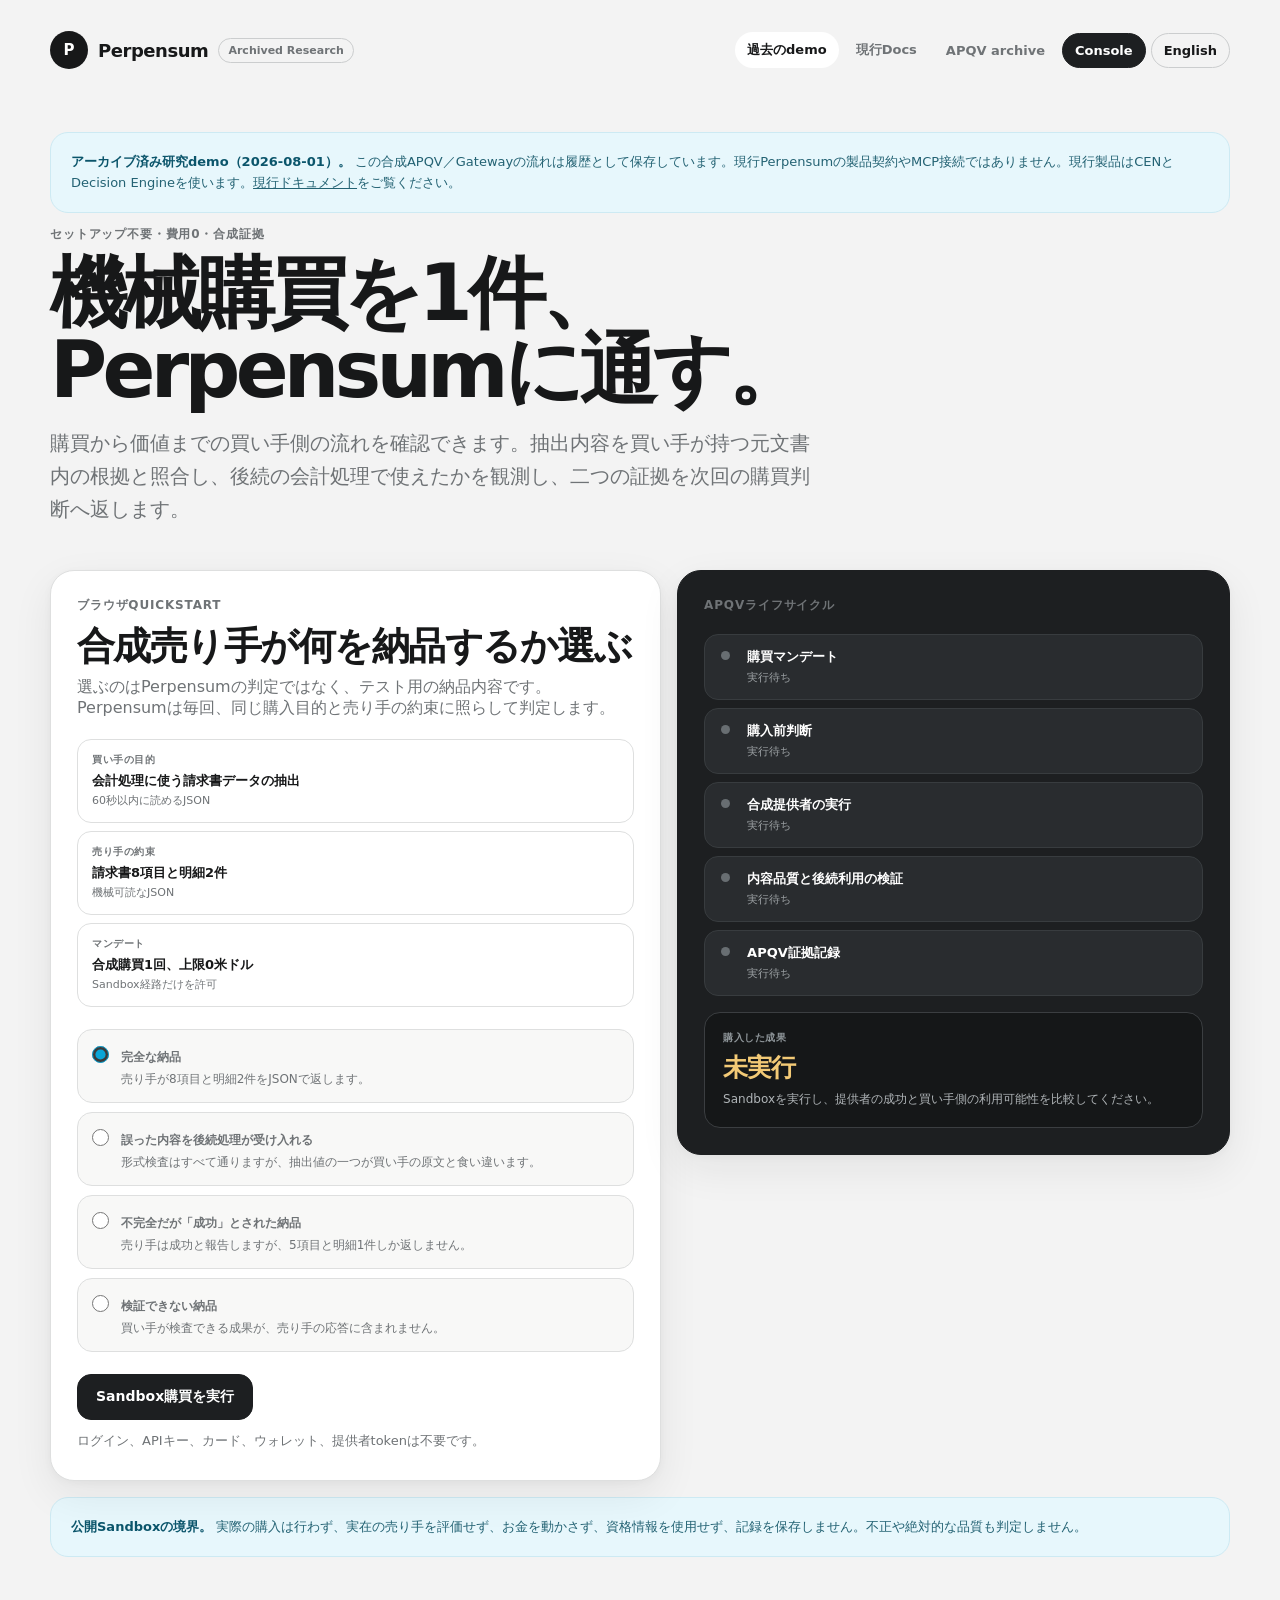
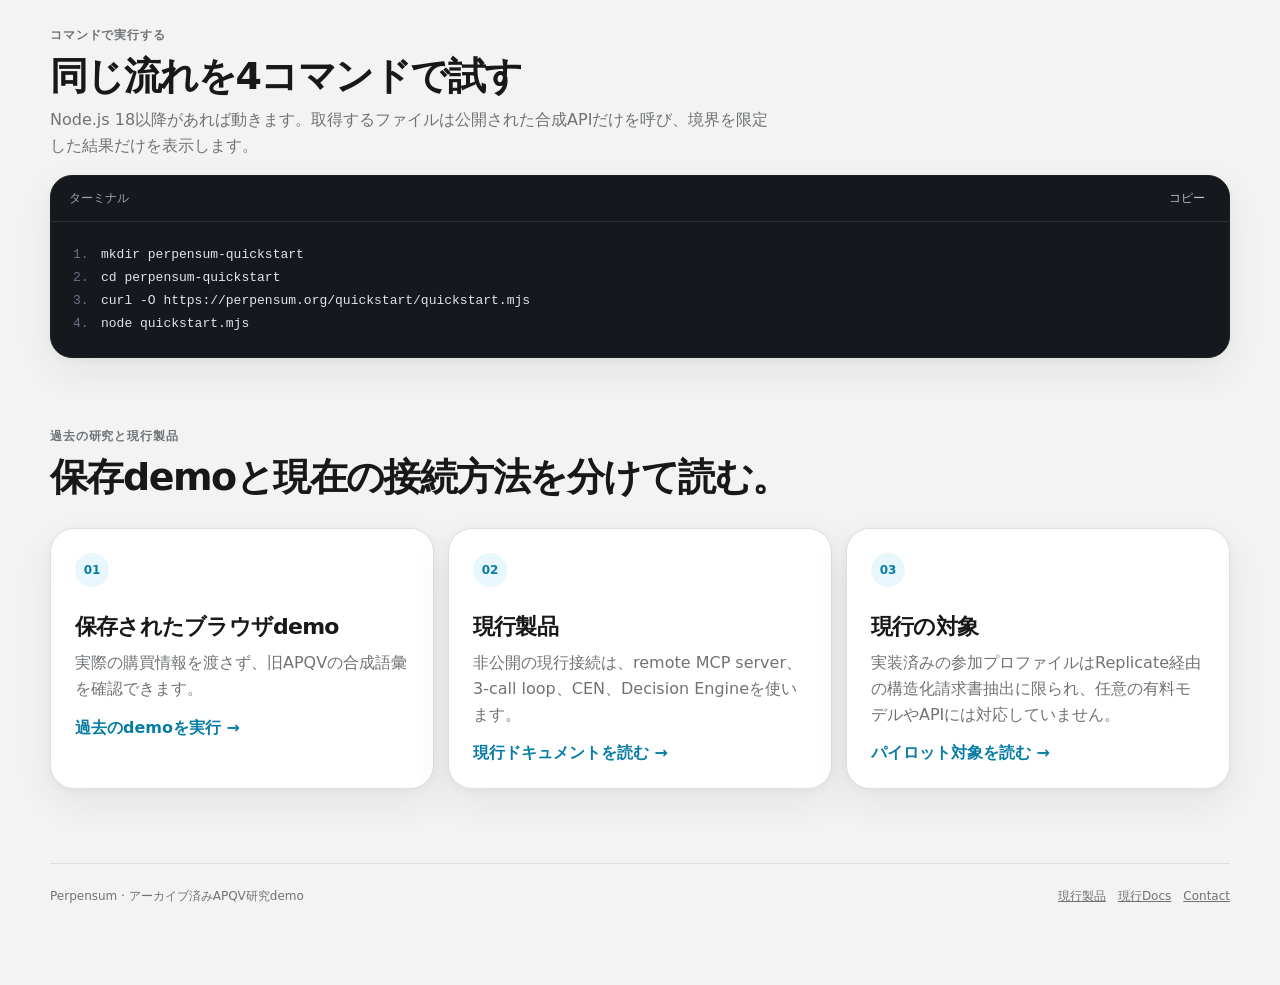
<file: quickstart/ja.html>
<!doctype html>
<html lang="ja">
<head>
  <meta charset="utf-8">
  <meta name="viewport" content="width=device-width,initial-scale=1">
  <title>アーカイブ済み合成Quickstart — Perpensum Research</title>
  <meta name="description" content="2026年の合成APQV／Gateway実験を履歴として保存したものです。現行Perpensum製品やMCP接続ではありません。">
  <link rel="canonical" href="https://perpensum.org/quickstart/ja">
  <link rel="alternate" hreflang="en" href="https://perpensum.org/quickstart">
  <link rel="alternate" hreflang="ja" href="https://perpensum.org/quickstart/ja">
  <link rel="alternate" hreflang="x-default" href="https://perpensum.org/quickstart">
  <meta property="og:type" content="website">
  <meta property="og:title" content="アーカイブ済み合成Quickstart — Perpensum Research">
  <meta property="og:description" content="保存された研究demoであり、現行Perpensumの製品契約ではありません。">
  <meta property="og:url" content="https://perpensum.org/quickstart/ja">
  <meta property="og:site_name" content="Perpensum">
  <meta property="og:image" content="https://perpensum.org/quickstart/og.png">
  <meta name="twitter:card" content="summary_large_image">
  <meta name="twitter:image" content="https://perpensum.org/quickstart/og.png">
  <link rel="stylesheet" href="/developer.css">
  <script type="module" src="/quickstart/app.js"></script>
</head>
<body>
  <div class="site-shell">
    <header class="site-header">
      <a class="brand" href="/ja"><span class="brand-mark">P</span><span class="brand-name">Perpensum</span><span class="tag">Archived Research</span></a>
      <nav class="site-nav" aria-label="メインナビゲーション">
        <a href="/quickstart/ja" aria-current="page">過去のdemo</a>
        <a href="/docs/ja">現行Docs</a>
        <a href="/apqv">APQV archive</a>
        <a class="console-link" href="https://api.perpensum.org/?lang=ja">Console</a>
        <a class="language-link" href="/quickstart" lang="en" hreflang="en">English</a>
      </nav>
    </header>

    <main>
      <p class="boundary"><strong>アーカイブ済み研究demo（2026-08-01）。</strong> この合成APQV／Gatewayの流れは履歴として保存しています。現行Perpensumの製品契約やMCP接続ではありません。現行製品はCENとDecision Engineを使います。<a href="/docs/ja">現行ドキュメント</a>をご覧ください。</p>
      <section class="hero">
        <p class="eyebrow">セットアップ不要・費用0・合成証拠</p>
        <h1>機械購買を1件、Perpensumに通す。</h1>
        <p class="lede">購買から価値までの買い手側の流れを確認できます。抽出内容を買い手が持つ元文書内の根拠と照合し、後続の会計処理で使えたかを観測し、二つの証拠を次回の購買判断へ返します。</p>
      </section>

      <section class="sandbox-grid" aria-labelledby="browser-heading">
        <form id="sandbox-form" class="panel">
          <p class="eyebrow">ブラウザQuickstart</p>
          <h2 id="browser-heading">合成売り手が何を納品するか選ぶ</h2>
          <p class="muted">選ぶのはPerpensumの判定ではなく、テスト用の納品内容です。Perpensumは毎回、同じ購入目的と売り手の約束に照らして判定します。</p>
          <div class="purchase-brief">
            <div><small>買い手の目的</small><strong>会計処理に使う請求書データの抽出</strong><span>60秒以内に読めるJSON</span></div>
            <div><small>売り手の約束</small><strong>請求書8項目と明細2件</strong><span>機械可読なJSON</span></div>
            <div><small>マンデート</small><strong>合成購買1回、上限0米ドル</strong><span>Sandbox経路だけを許可</span></div>
          </div>
          <div class="scenario-list">
            <label class="scenario"><input type="radio" name="scenario" value="usable" checked><span><strong>完全な納品</strong><span>売り手が8項目と明細2件をJSONで返します。</span></span></label>
            <label class="scenario"><input type="radio" name="scenario" value="wrong_content_workflow_accepted"><span><strong>誤った内容を後続処理が受け入れる</strong><span>形式検査はすべて通りますが、抽出値の一つが買い手の原文と食い違います。</span></span></label>
            <label class="scenario"><input type="radio" name="scenario" value="provider_succeeded_unusable"><span><strong>不完全だが「成功」とされた納品</strong><span>売り手は成功と報告しますが、5項目と明細1件しか返しません。</span></span></label>
            <label class="scenario"><input type="radio" name="scenario" value="insufficient_evidence"><span><strong>検証できない納品</strong><span>買い手が検査できる成果が、売り手の応答に含まれません。</span></span></label>
          </div>
          <button id="run-sandbox" class="button" type="submit">Sandbox購買を実行</button>
          <p id="run-message" class="run-note" role="status">ログイン、APIキー、カード、ウォレット、提供者tokenは不要です。</p>
        </form>

        <section class="panel dark" aria-live="polite">
          <p class="eyebrow">APQVライフサイクル</p>
          <ol id="timeline" class="timeline">
            <li data-trace-id="mandate"><strong>購買マンデート</strong><span>実行待ち</span><button class="timeline-detail-toggle" type="button" aria-expanded="false" aria-controls="timeline-detail-mandate">詳細を見る</button><div id="timeline-detail-mandate" class="timeline-detail-panel" hidden></div></li>
            <li data-trace-id="decision"><strong>購入前判断</strong><span>実行待ち</span><button class="timeline-detail-toggle" type="button" aria-expanded="false" aria-controls="timeline-detail-decision">詳細を見る</button><div id="timeline-detail-decision" class="timeline-detail-panel" hidden></div></li>
            <li data-trace-id="execution"><strong>合成提供者の実行</strong><span>実行待ち</span><button class="timeline-detail-toggle" type="button" aria-expanded="false" aria-controls="timeline-detail-execution">詳細を見る</button><div id="timeline-detail-execution" class="timeline-detail-panel" hidden></div></li>
            <li data-trace-id="verification"><strong>内容品質と後続利用の検証</strong><span>実行待ち</span><button class="timeline-detail-toggle" type="button" aria-expanded="false" aria-controls="timeline-detail-verification">詳細を見る</button><div id="timeline-detail-verification" class="timeline-detail-panel" hidden></div></li>
            <li data-trace-id="evidence"><strong>APQV証拠記録</strong><span>実行待ち</span><button class="timeline-detail-toggle" type="button" aria-expanded="false" aria-controls="timeline-detail-evidence">詳細を見る</button><div id="timeline-detail-evidence" class="timeline-detail-panel" hidden></div></li>
          </ol>
          <div id="verdict" class="verdict" data-tone="wait">
            <small>購入した成果</small>
            <strong id="verdict-state">未実行</strong>
            <span id="verdict-detail">Sandboxを実行し、提供者の成功と買い手側の利用可能性を比較してください。</span>
            <span id="next-action"></span>
          </div>
        </section>
      </section>

      <p class="boundary"><strong>公開Sandboxの境界。</strong> 実際の購入は行わず、実在の売り手を評価せず、お金を動かさず、資格情報を使用せず、記録を保存しません。不正や絶対的な品質も判定しません。</p>

      <section class="section" aria-labelledby="terminal-heading">
        <p class="eyebrow">コマンドで実行する</p>
        <h2 id="terminal-heading">同じ流れを4コマンドで試す</h2>
        <p class="section-intro">Node.js 18以降があれば動きます。取得するファイルは公開された合成APIだけを呼び、境界を限定した結果だけを表示します。</p>
        <div class="code-card">
          <div class="code-head"><span>ターミナル</span><button id="copy-commands" type="button">コピー</button></div>
          <pre id="commands" class="command-list"><span>mkdir perpensum-quickstart</span><span>cd perpensum-quickstart</span><span>curl -O https://perpensum.org/quickstart/quickstart.mjs</span><span>node quickstart.mjs</span></pre>
        </div>
      </section>

      <section class="section">
        <p class="eyebrow">過去の研究と現行製品</p>
        <h2>保存demoと現在の接続方法を分けて読む。</h2>
        <div class="path-grid">
          <article class="path-card"><span class="path-number">01</span><strong>保存されたブラウザdemo</strong><p>実際の購買情報を渡さず、旧APQVの合成語彙を確認できます。</p><a href="#browser-heading">過去のdemoを実行 →</a></article>
          <article class="path-card"><span class="path-number">02</span><strong>現行製品</strong><p>非公開の現行接続は、remote MCP server、3-call loop、CEN、Decision Engineを使います。</p><a href="/docs/ja">現行ドキュメントを読む →</a></article>
          <article class="path-card"><span class="path-number">03</span><strong>現行の対象</strong><p>実装済みの参加プロファイルはReplicate経由の構造化請求書抽出に限られ、任意の有料モデルやAPIには対応していません。</p><a href="/alpha">パイロット対象を読む →</a></article>
        </div>
      </section>
    </main>

    <footer class="site-footer"><p>Perpensum · アーカイブ済みAPQV研究demo</p><p><a href="/ja">現行製品</a><a href="/docs/ja">現行Docs</a><a href="/contact">Contact</a></p></footer>
  </div>
</body>
</html>
</file>
<file: apqv/styles.css>
:root {
  color-scheme: light dark;
  --bg: #ffffff;
  --fg: #1d1d1d;
  --muted: #5f5f5f;
  --line: #d8d8d8;
  --panel: #f6f6f3;
  --link: #174ea6;
  --accent: #234f39;
}

@media (prefers-color-scheme: dark) {
  :root {
    --bg: #151515;
    --fg: #e8e8e8;
    --muted: #ababab;
    --line: #3b3b3b;
    --panel: #1e1e1e;
    --link: #8ab4f8;
    --accent: #91c5a4;
  }
}

* { box-sizing: border-box; }
html { scroll-behavior: smooth; }
body {
  margin: 0;
  background: var(--bg);
  color: var(--fg);
  font: 16px/1.65 -apple-system, BlinkMacSystemFont, "Segoe UI", Helvetica, Arial, sans-serif;
}
main { max-width: 760px; margin: 0 auto; padding: 48px 20px 80px; }
a { color: var(--link); }
h1 { margin: 0; font-size: clamp(2rem, 7vw, 3.2rem); line-height: 1.08; letter-spacing: -.025em; }
h2 { margin: 48px 0 12px; padding-top: 20px; border-top: 1px solid var(--line); font-size: 1.25rem; }
p, li { margin-top: .75rem; margin-bottom: .75rem; }
.eyebrow { color: var(--muted); font-size: .88rem; margin: 0 0 14px; }
.subtitle { color: var(--muted); font-size: 1.15rem; margin: 10px 0 30px; }
.definition { background: var(--panel); border-left: 4px solid var(--accent); padding: 14px 20px; font-size: 1.08rem; }
.actions { display: flex; flex-wrap: wrap; align-items: center; gap: 12px 18px; margin: 28px 0; }
.actions .primary { background: var(--fg); color: var(--bg); text-decoration: none; padding: 9px 13px; border-radius: 3px; }
table { width: 100%; border-collapse: collapse; margin: 18px 0 24px; font-size: .92rem; }
th, td { border: 1px solid var(--line); padding: 9px 11px; text-align: left; vertical-align: top; }
th { background: var(--panel); }
code { background: var(--panel); padding: .1em .3em; border-radius: 2px; font-size: .9em; }
ul, ol { padding-left: 24px; }
.loop { list-style: none; padding-left: 0; counter-reset: apqv-step; }
.loop li { counter-increment: apqv-step; display: grid; grid-template-columns: 34px 1fr; column-gap: 10px; border-top: 1px solid var(--line); padding: 12px 0; margin: 0; }
.loop li::before { content: counter(apqv-step); grid-row: span 2; color: var(--muted); font-variant-numeric: tabular-nums; }
.loop strong, .loop span { display: block; }
.loop span { color: var(--muted); }
footer { margin-top: 56px; padding-top: 20px; border-top: 1px solid var(--line); color: var(--muted); font-size: .88rem; }

@media (max-width: 620px) {
  main { padding-top: 32px; }
  table { display: block; overflow-x: auto; }
}
</file>
<file: playground/styles.css>
:root {
  color-scheme: light dark;
  --background: #ffffff;
  --foreground: #202020;
  --muted: #606060;
  --line: #d8d8d8;
  --panel: #f7f7f5;
  --link: #174ea6;
  --pass: #276738;
  --fail: #9b2c2c;
  --wait: #7a5510;
  --unknown: #555555;
}

@media (prefers-color-scheme: dark) {
  :root {
    --background: #151515;
    --foreground: #e9e9e9;
    --muted: #aaaaaa;
    --line: #3c3c3c;
    --panel: #1d1d1d;
    --link: #8ab4f8;
    --pass: #78c78a;
    --fail: #ef9292;
    --wait: #e1b661;
    --unknown: #bbbbbb;
  }
}

* { box-sizing: border-box; }

body {
  margin: 0;
  background: var(--background);
  color: var(--foreground);
  font: 16px/1.55 -apple-system, BlinkMacSystemFont, "Segoe UI", sans-serif;
}

a { color: var(--link); }

main {
  width: min(960px, calc(100% - 32px));
  margin: 0 auto;
  padding: 40px 0 72px;
}

h1 { margin: 0 0 8px; font-size: clamp(1.7rem, 4vw, 2.25rem); line-height: 1.2; }
h2 { margin: 0 0 12px; font-size: 1.25rem; }
h3 { margin: 0 0 8px; font-size: 1rem; }
p { margin: 8px 0 16px; }
.lede { max-width: 720px; font-size: 1.08rem; }
.muted, .eyebrow { color: var(--muted); }
.eyebrow { margin: 0 0 8px; font-size: .85rem; }

.flow {
  display: grid;
  grid-template-columns: repeat(5, 1fr);
  gap: 8px;
  padding: 0;
  margin: 28px 0;
  list-style: none;
}

.flow li, .panel, .result {
  border: 1px solid var(--line);
  background: var(--panel);
  padding: 16px;
}

.flow strong, .flow span { display: block; }
.flow span { color: var(--muted); font-size: .85rem; margin-top: 4px; }

.workspace {
  display: grid;
  grid-template-columns: minmax(0, 1fr) minmax(300px, .85fr);
  gap: 20px;
  align-items: start;
}

.presets { display: flex; flex-wrap: wrap; gap: 8px; margin: 12px 0; }
button, select {
  font: inherit;
  color: inherit;
  background: var(--background);
  border: 1px solid var(--line);
  border-radius: 3px;
}
button { padding: 7px 10px; cursor: pointer; text-align: left; }
button[aria-pressed="true"] { border-color: currentColor; font-weight: 600; }
button:focus-visible, select:focus-visible, input:focus-visible { outline: 2px solid var(--link); outline-offset: 2px; }

fieldset { border: 0; padding: 0; margin: 24px 0 0; }
legend { font-weight: 600; margin-bottom: 10px; }
.field { display: grid; grid-template-columns: 1fr 180px; align-items: center; gap: 16px; padding: 9px 0; border-top: 1px solid var(--line); }
.field select { width: 100%; padding: 6px; }
.check { grid-template-columns: auto 1fr; }
.check input { width: 18px; height: 18px; margin: 0; }

.result { border-left-width: 5px; }
.result[data-tone="pass"] { border-left-color: var(--pass); }
.result[data-tone="fail"] { border-left-color: var(--fail); }
.result[data-tone="wait"] { border-left-color: var(--wait); }
.result[data-tone="unknown"] { border-left-color: var(--unknown); }
.result-state { margin: 4px 0; font-size: 1.45rem; font-weight: 650; }
.result-action { font-weight: 600; }
.result ul { padding-left: 20px; }

.limits, footer { border-top: 1px solid var(--line); margin-top: 32px; padding-top: 22px; }
.limits ul { padding-left: 20px; }
footer { color: var(--muted); font-size: .88rem; }

@media (max-width: 760px) {
  .flow { grid-template-columns: 1fr; }
  .workspace { grid-template-columns: 1fr; }
}

@media (max-width: 480px) {
  .field { grid-template-columns: 1fr; gap: 6px; }
  .check { grid-template-columns: auto 1fr; }
}
</file>
<file: developer.css>
:root {
  color-scheme: light;
  --bg: #f3f3f3;
  --paper: #ffffff;
  --paper-soft: #f8f8f7;
  --ink: #171819;
  --muted: #6f7376;
  --line: #dedfdf;
  --line-strong: #cbcdce;
  --accent: #0aa5d7;
  --accent-soft: #e7f7fc;
  --dark: #1d1f21;
  --dark-soft: #292c2f;
  --success: #1b7650;
  --danger: #b7473f;
  --warning: #946614;
  --shadow: 0 14px 42px rgba(23, 24, 25, .07), 0 2px 8px rgba(23, 24, 25, .035);
  font-family: Inter, ui-sans-serif, system-ui, -apple-system, BlinkMacSystemFont, "SF Pro Display", "Segoe UI", "Hiragino Sans", "Noto Sans JP", sans-serif;
}

* { box-sizing: border-box; }
html { scroll-behavior: smooth; }
body { margin: 0; background: var(--bg); color: var(--ink); -webkit-font-smoothing: antialiased; }
button, select { font: inherit; }
a { color: inherit; }

.site-shell { width: min(1180px, calc(100% - 40px)); margin: 0 auto; padding: 22px 0 80px; }
.site-header { display: flex; align-items: center; justify-content: space-between; min-height: 56px; margin-bottom: 54px; }
.brand { display: inline-flex; align-items: center; gap: 10px; text-decoration: none; }
.brand-mark { display: grid; width: 38px; height: 38px; place-items: center; border-radius: 50%; background: var(--ink); color: white; font-size: 15px; font-weight: 800; }
.brand-name { font-size: 18px; font-weight: 760; letter-spacing: -.025em; }
.tag { padding: 5px 9px; border: 1px solid var(--line-strong); border-radius: 999px; color: var(--muted); font-size: 11px; font-weight: 680; }
.site-nav { display: flex; align-items: center; gap: 5px; }
.site-nav a { padding: 9px 12px; border-radius: 999px; color: var(--muted); font-size: 13px; font-weight: 650; text-decoration: none; }
.site-nav a:hover, .site-nav a[aria-current="page"] { background: white; color: var(--ink); }
.site-nav .console-link { border: 1px solid var(--dark); background: var(--dark); color: white; }
.site-nav .console-link:hover { background: #080909; color: white; }
.site-nav .language-link { border: 1px solid var(--line-strong); color: var(--ink); }
.site-nav .language-link:hover { border-color: #aeb1b2; }

h1, h2, h3, p { margin-top: 0; }
h1 { max-width: 850px; margin-bottom: 18px; font-size: clamp(43px, 7vw, 78px); line-height: .99; letter-spacing: -.06em; }
h2 { margin-bottom: 10px; font-size: clamp(25px, 4vw, 38px); line-height: 1.08; letter-spacing: -.04em; }
h3 { margin-bottom: 8px; font-size: 17px; letter-spacing: -.02em; }
.eyebrow { margin-bottom: 12px; color: var(--muted); font-size: 12px; font-weight: 760; letter-spacing: .07em; text-transform: uppercase; }
.lede { max-width: 760px; color: var(--muted); font-size: clamp(17px, 2vw, 20px); line-height: 1.65; }
.muted { color: var(--muted); }
.hero { margin-bottom: 44px; }
.hero-actions { display: flex; flex-wrap: wrap; gap: 10px; margin-top: 28px; }
.button { display: inline-flex; align-items: center; justify-content: center; min-height: 46px; padding: 0 18px; border: 1px solid var(--dark); border-radius: 14px; background: var(--dark); color: white; font-size: 14px; font-weight: 720; text-decoration: none; cursor: pointer; }
.button:hover { background: #070808; }
.button.secondary { border-color: var(--line-strong); background: white; color: var(--ink); }
.button.secondary:hover { border-color: #aeb1b2; }
.button:disabled { opacity: .48; cursor: wait; }

.path-grid { display: grid; grid-template-columns: repeat(3, 1fr); gap: 14px; margin: 30px 0 64px; }
.path-card { min-height: 220px; padding: 24px; border: 1px solid var(--line); border-radius: 24px; background: var(--paper); box-shadow: var(--shadow); }
.path-card strong { display: block; margin: 25px 0 8px; font-size: 22px; letter-spacing: -.035em; }
.path-card p { color: var(--muted); line-height: 1.6; }
.path-card a { color: #087da4; font-weight: 690; text-decoration: none; }
.path-number { display: grid; width: 34px; height: 34px; place-items: center; border-radius: 50%; background: var(--accent-soft); color: #087da4; font-size: 12px; font-weight: 800; }
.path-card[data-status="preview"] .path-number { background: #f0f0ef; color: var(--muted); }

.section { margin-top: 70px; }
.section-intro { max-width: 720px; color: var(--muted); line-height: 1.65; }
.sandbox-grid { display: grid; grid-template-columns: minmax(0, 1.05fr) minmax(330px, .95fr); gap: 16px; align-items: start; }
.panel { padding: 26px; border: 1px solid var(--line); border-radius: 24px; background: var(--paper); box-shadow: var(--shadow); }
.panel.dark { border-color: var(--dark); background: var(--dark); color: white; }
.panel.dark .muted { color: #9ca1a4; }
.purchase-brief { display: grid; gap: 8px; margin: 20px 0; }
.purchase-brief div { padding: 13px 14px; border: 1px solid var(--line); border-radius: 14px; background: #fff; }
.purchase-brief small, .purchase-brief strong, .purchase-brief span { display: block; }
.purchase-brief small { margin-bottom: 5px; color: var(--muted); font-size: 10px; font-weight: 760; letter-spacing: .06em; text-transform: uppercase; }
.purchase-brief strong { font-size: 13px; }
.purchase-brief span { margin-top: 3px; color: var(--muted); font-size: 11px; line-height: 1.45; }
.scenario-list { display: grid; gap: 9px; margin: 22px 0; }
.scenario { display: grid; grid-template-columns: 18px 1fr; gap: 11px; padding: 14px; border: 1px solid var(--line); border-radius: 15px; background: var(--paper-soft); cursor: pointer; }
.scenario input { width: 17px; height: 17px; margin: 2px 0 0; accent-color: var(--accent); }
.scenario strong, .scenario span { display: block; }
.scenario span { margin-top: 4px; color: var(--muted); font-size: 12px; line-height: 1.5; }
.run-note { min-height: 22px; margin: 12px 0 0; color: var(--muted); font-size: 13px; }

.timeline { display: grid; gap: 8px; margin: 20px 0 0; padding: 0; list-style: none; }
.timeline li { position: relative; padding: 13px 13px 13px 42px; border: 1px solid #383c3f; border-radius: 14px; background: var(--dark-soft); }
.timeline li::before { position: absolute; top: 16px; left: 16px; width: 9px; height: 9px; border-radius: 50%; background: #686e72; content: ""; }
.timeline li[data-state="complete"]::before { background: var(--accent); box-shadow: 0 0 0 5px rgba(10, 165, 215, .12); }
.timeline strong, .timeline span { display: block; }
.timeline strong { font-size: 13px; }
.timeline span { margin-top: 4px; color: #9ca1a4; font-size: 11px; line-height: 1.45; }
.timeline-detail-toggle { display: none; margin-top: 8px; padding: 0; border: 0; background: transparent; color: #65cbea; font-size: 11px; font-weight: 680; cursor: pointer; }
.timeline li[data-state="complete"] .timeline-detail-toggle { display: inline-block; }
.timeline-detail-toggle:hover { text-decoration: underline; }
.timeline-detail-toggle:focus-visible { border-radius: 4px; outline: 2px solid #65cbea; outline-offset: 3px; }
.timeline li[data-expanded="true"] { border-color: #4c5459; background: #2d3133; }
.timeline-detail-panel { margin-top: 13px; padding-top: 13px; border-top: 1px solid #44494d; }
.timeline-detail-summary { margin: 0 0 10px !important; color: #c3c9cc !important; font-size: 11px !important; line-height: 1.55 !important; }
.timeline-detail-panel dl { margin: 0; }
.timeline-detail-panel dl > div { display: grid; grid-template-columns: minmax(100px, .42fr) minmax(0, 1fr); gap: 12px; padding: 9px 0; border-top: 1px solid #3c4144; }
.timeline-detail-panel dl > div:first-child { border-top: 0; }
.timeline-detail-panel dt { color: #8f969a; font-size: 10px; font-weight: 680; line-height: 1.5; }
.timeline-detail-panel dd { margin: 0; overflow-wrap: anywhere; color: #e5e8e9; font-size: 11px; line-height: 1.5; }
.timeline-detail-panel dd[data-tone="pass"] { color: #6edcaf; font-weight: 720; }
.timeline-detail-panel dd[data-tone="fail"] { color: #ff9a92; font-weight: 720; }
.timeline-detail-panel dd[data-tone="wait"] { color: #f3ca76; font-weight: 720; }
.verdict { margin-top: 16px; padding: 18px; border: 1px solid #3b3e41; border-radius: 16px; background: #151718; }
.verdict small, .verdict strong, .verdict span { display: block; }
.verdict small { color: #8f969a; font-size: 10px; font-weight: 760; letter-spacing: .06em; text-transform: uppercase; }
.verdict strong { margin: 6px 0; font-size: 25px; letter-spacing: -.035em; }
.verdict span { color: #b0b5b8; font-size: 12px; line-height: 1.55; }
.verdict[data-tone="pass"] strong { color: #6edcaf; }
.verdict[data-tone="fail"] strong { color: #ff9a92; }
.verdict[data-tone="wait"] strong { color: #f3ca76; }

.boundary { margin-top: 16px; padding: 18px 20px; border: 1px solid #cdeaf3; border-radius: 18px; background: var(--accent-soft); color: #236273; font-size: 13px; line-height: 1.65; }
.boundary strong { color: #0b556b; }

.code-card { overflow: hidden; border: 1px solid var(--dark); border-radius: 22px; background: #15181d; color: #dfe5ec; box-shadow: var(--shadow); }
.code-head { display: flex; align-items: center; justify-content: space-between; padding: 13px 18px; border-bottom: 1px solid #2b3038; color: #99a3b2; font-size: 12px; }
.code-head button { border: 0; background: transparent; color: #b9c2cf; font-size: 12px; cursor: pointer; }
pre { margin: 0; padding: 22px; overflow-x: auto; font: 13px/1.75 ui-monospace, SFMono-Regular, Menlo, Monaco, Consolas, monospace; white-space: pre; }
code { font-family: ui-monospace, SFMono-Regular, Menlo, Monaco, Consolas, monospace; }
.inline-code { padding: 2px 6px; border: 1px solid var(--line); border-radius: 6px; background: var(--paper-soft); font-size: .88em; }
.command-list { counter-reset: command; }
.command-list span { display: block; }
.command-list span::before { display: inline-block; width: 28px; color: #687386; counter-increment: command; content: counter(command) "."; }

.doc-layout { display: grid; grid-template-columns: 220px minmax(0, 780px); gap: 48px; align-items: start; }
.doc-nav { position: sticky; top: 22px; display: grid; gap: 4px; }
.doc-nav a { padding: 8px 10px; border-radius: 9px; color: var(--muted); font-size: 13px; text-decoration: none; }
.doc-nav a:hover { background: white; color: var(--ink); }
.doc-content section { padding: 38px 0; border-top: 1px solid var(--line); }
.doc-content section:first-child { padding-top: 0; border-top: 0; }
.doc-content p, .doc-content li { color: #4f5356; line-height: 1.75; }
.doc-content ul, .doc-content ol { padding-left: 22px; }
.status-note { padding: 18px 20px; border: 1px solid var(--line); border-radius: 17px; background: white; color: var(--muted); line-height: 1.65; }
.status-note strong { color: var(--ink); }
.flow-list { display: grid; gap: 8px; padding: 0 !important; list-style: none; }
.flow-list li { display: grid; grid-template-columns: 34px 1fr; gap: 12px; padding: 14px; border: 1px solid var(--line); border-radius: 15px; background: white; }
.flow-list b { display: grid; width: 28px; height: 28px; place-items: center; border-radius: 50%; background: var(--accent-soft); color: #087da4; font-size: 11px; }
.flow-list strong, .flow-list span { display: block; }
.flow-list span { margin-top: 3px; color: var(--muted); font-size: 13px; }
.data-table { width: 100%; border-collapse: separate; border-spacing: 0; overflow: hidden; border: 1px solid var(--line); border-radius: 16px; background: white; font-size: 13px; }
.data-table th, .data-table td { padding: 13px 15px; border-bottom: 1px solid var(--line); text-align: left; vertical-align: top; }
.data-table th { color: var(--muted); font-size: 11px; text-transform: uppercase; }
.data-table tr:last-child td { border-bottom: 0; }
.data-table td:first-child { font-weight: 700; }

.site-footer { display: flex; justify-content: space-between; gap: 20px; margin-top: 74px; padding-top: 24px; border-top: 1px solid var(--line); color: var(--muted); font-size: 12px; }
.site-footer p { margin: 0; }
.site-footer a { margin-left: 12px; }

@media (max-width: 860px) {
  .site-header { align-items: flex-start; gap: 18px; }
  .site-nav { flex-wrap: wrap; justify-content: flex-end; }
  .path-grid, .sandbox-grid { grid-template-columns: 1fr; }
  .path-card { min-height: 0; }
  .doc-layout { grid-template-columns: 1fr; gap: 26px; }
  .doc-nav { position: static; display: flex; flex-wrap: wrap; }
}

@media (max-width: 600px) {
  .site-shell { width: min(100% - 22px, 1180px); padding-top: 12px; }
  .site-header { margin-bottom: 38px; }
  .brand-name, .tag { display: none; }
  .site-nav a { padding: 8px 9px; font-size: 12px; }
  h1 { font-size: 43px; }
  .panel { padding: 20px; border-radius: 20px; }
  .timeline-detail-panel dl > div { grid-template-columns: 1fr; gap: 3px; }
  .hero-actions, .site-footer { align-items: stretch; flex-direction: column; }
  .button { width: 100%; }
  .site-footer a { margin: 0 12px 0 0; }
  .data-table { display: block; overflow-x: auto; }
}

@media (prefers-reduced-motion: reduce) {
  html { scroll-behavior: auto; }
}
</file>
